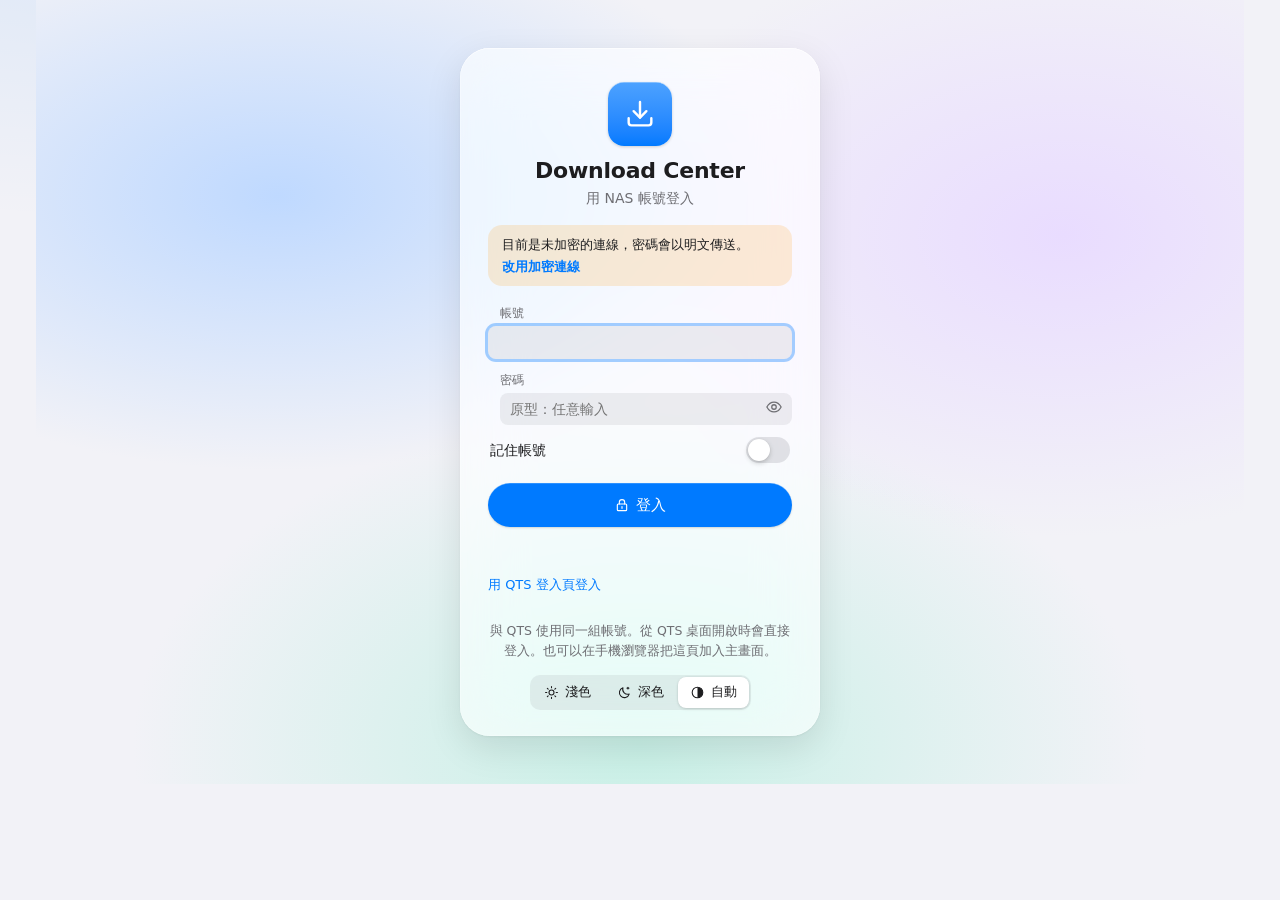
<file: docs/prototype/index.html>
<!doctype html>
<html lang="zh-Hant">
<meta charset="utf-8">
<meta name="viewport" content="width=device-width,initial-scale=1,viewport-fit=cover">
<meta name="theme-color" content="#F2F2F7" media="(prefers-color-scheme: light)">
<meta name="theme-color" content="#000000" media="(prefers-color-scheme: dark)">
<title>Download Center</title>
<style>
/* Layout: a Liquid Glass app window. A floating glass sidebar and toolbar sit over a grouped background; content lives in inset rounded groups; sheets and the inspector float above as glass. */
:root{
	--bg:#F2F2F7; --surface:#FFFFFF; --surface2:#F7F7FA; --label:#1D1D1F; --label2:#6E6E73; --label3:#AEAEB2;
	--sep:rgba(60,60,67,.16); --fill:rgba(120,120,128,.12); --fill2:rgba(120,120,128,.2); --seg-on:#FFFFFF;
	--accent:#007AFF; --on-accent:#FFFFFF;
	--wait:#8E8E93; --hold:#FF9500; --seed:#00A6B4; --done:#34C759; --work:#AF52DE; --fault:#FF3B30;
	--glass-a:.66; --glass-rgb:255,255,255; --glass-edge:rgba(255,255,255,.8); --glass-shadow:0 12px 36px rgba(0,0,0,.10),0 1px 3px rgba(0,0,0,.06);
	--scrim:rgba(0,0,0,.16); --desk:#D7DDE6; --chrome:#F6F6F8;
	--w1:#BFD9FF; --w2:#E9DCFF; --w3:#C8F0E6;
	--f:-apple-system,BlinkMacSystemFont,"SF Pro Text","PingFang TC","Noto Sans TC","Microsoft JhengHei",system-ui,sans-serif;
	--f-display:-apple-system,BlinkMacSystemFont,"SF Pro Display","PingFang TC","Noto Sans TC","Microsoft JhengHei",system-ui,sans-serif;
	--f-round:ui-rounded,"SF Pro Rounded",-apple-system,BlinkMacSystemFont,"PingFang TC","Noto Sans TC",system-ui,sans-serif;
	--f-mono:ui-monospace,"SF Mono",Menlo,Consolas,monospace;
}
@media (prefers-color-scheme: dark){:root:not([data-theme="light"]){
	--bg:#000000; --surface:#1C1C1E; --surface2:#2C2C2E; --label:#F5F5F7; --label2:#98989F; --label3:#636366;
	--sep:rgba(84,84,88,.55); --fill:rgba(120,120,128,.24); --fill2:rgba(120,120,128,.36); --seg-on:#636366;
	--accent:#0A84FF; --on-accent:#FFFFFF;
	--wait:#8E8E93; --hold:#FF9F0A; --seed:#40C8E0; --done:#30D158; --work:#BF5AF2; --fault:#FF453A;
	--glass-rgb:30,30,32; --glass-edge:rgba(255,255,255,.14); --glass-shadow:0 14px 44px rgba(0,0,0,.55),0 1px 3px rgba(0,0,0,.4);
	--scrim:rgba(0,0,0,.45); --desk:#15171B; --chrome:#2A2A2C;
	--w1:#1D2B52; --w2:#331F4F; --w3:#0F3A35; color-scheme:dark;
}}
:root[data-theme="dark"]{
	--bg:#000000; --surface:#1C1C1E; --surface2:#2C2C2E; --label:#F5F5F7; --label2:#98989F; --label3:#636366;
	--sep:rgba(84,84,88,.55); --fill:rgba(120,120,128,.24); --fill2:rgba(120,120,128,.36); --seg-on:#636366;
	--accent:#0A84FF; --on-accent:#FFFFFF;
	--wait:#8E8E93; --hold:#FF9F0A; --seed:#40C8E0; --done:#30D158; --work:#BF5AF2; --fault:#FF453A;
	--glass-rgb:30,30,32; --glass-edge:rgba(255,255,255,.14); --glass-shadow:0 14px 44px rgba(0,0,0,.55),0 1px 3px rgba(0,0,0,.4);
	--scrim:rgba(0,0,0,.45); --desk:#15171B; --chrome:#2A2A2C;
	--w1:#1D2B52; --w2:#331F4F; --w3:#0F3A35; color-scheme:dark;
}
/* Reduce Transparency, or no backdrop support: glass turns into a solid material */
@media (prefers-reduced-transparency: reduce){ :root{ --glass-a:.97!important; } }
@supports not ((backdrop-filter:blur(1px)) or (-webkit-backdrop-filter:blur(1px))){ :root{ --glass-a:.97!important; } }
*{box-sizing:border-box}
[hidden]{display:none!important}
html,body{height:100%}
html{-webkit-text-size-adjust:100%;text-size-adjust:100%;-webkit-tap-highlight-color:transparent}
body{container-type:inline-size;margin:0;color:var(--label);font:14px/1.5 var(--f);-webkit-font-smoothing:antialiased;
	background:radial-gradient(1100px 420px at 12% -8%,color-mix(in srgb,var(--accent) 9%,transparent),transparent 70%),var(--bg);background-attachment:fixed}
button,input,select,textarea{font:inherit;color:inherit}
button{cursor:pointer}
:focus-visible{outline:3px solid color-mix(in srgb,var(--accent) 50%,transparent);outline-offset:1px}
.num{font-variant-numeric:tabular-nums}
.app{padding-inline:16px;padding-block:0 40px;max-width:1240px;margin:0 auto;min-height:100%}

.st-down,.st-all{--sc:var(--accent)} .st-wait{--sc:var(--wait)} .st-pause{--sc:var(--hold)} .st-seed{--sc:var(--seed)}
.st-done{--sc:var(--done)} .st-check,.st-move{--sc:var(--work)} .st-error{--sc:var(--fault)}

/* ---------- symbols: SF-style line glyphs; motion means state or answers an action ---------- */
.ic{display:inline-flex;width:18px;height:18px;flex:none}
.ic svg{width:100%;height:100%;fill:none;stroke:currentColor;stroke-width:1.7;stroke-linecap:round;stroke-linejoin:round;overflow:visible}
.ic svg *{transform-box:view-box}
.ic .dot,.ic .a-p{fill:currentColor;stroke:none}
.ic .a-p{opacity:0}
.ic .a-ring{stroke-width:1;opacity:0}

.a-drop{animation:dl-drop 1.2s cubic-bezier(.5,0,.75,.6) infinite}
.a-tray{transform-origin:12px 19px;animation:dl-tray 1.2s ease-out infinite}
.a-hand{transform-origin:12px 12px;animation:spin 3s linear infinite}
.a-hand2{transform-origin:12px 12px;animation:spin 36s linear infinite}
.a-l{animation:settle-l .6s cubic-bezier(.3,1.6,.5,1) both}
.a-r{animation:settle-r .6s cubic-bezier(.3,1.6,.5,1) both}
.a-ring{transform-origin:12px 10px;animation:ripple 2.6s ease-out infinite}
.a-ring2{animation-delay:1.3s}
.a-leaf{transform-origin:12px 15.5px;animation:sway 3.2s ease-in-out infinite}
.a-tick{stroke-dasharray:14;animation:draw14 .6s .1s ease-out both}
.a-lens{animation:sweep 1.8s ease-in-out infinite}
.a-cells{stroke-dasharray:3 2;animation:dash 1s linear infinite}
.a-slide{animation:slide-in 1.5s ease-in-out infinite}
.a-shake{transform-origin:12px 20px;animation:shake .6s ease both}

.a-rot{transform-origin:12px 12px}
:is(.ib:hover,.ib:focus-visible,.play) .a-rot{animation:rot90 .45s cubic-bezier(.3,1.6,.5,1)}
:is(.ib:hover,.ib:focus-visible,.play) .a-l1{animation:link-a .5s cubic-bezier(.3,1.6,.5,1)}
:is(.ib:hover,.ib:focus-visible,.play) .a-l2{animation:link-b .5s cubic-bezier(.3,1.6,.5,1)}
.a-mag{transform-origin:12px 13px}
:is(.ib:hover,.ib:focus-visible,.play) .a-mag{animation:wiggle .7s ease}
:is(.ib:hover,.ib:focus-visible,.play) .a-p{animation:pull .7s ease-in both}
:is(.ib:hover,.ib:focus-visible,.play) .a-p2{animation-delay:.12s}
:is(.ib:hover,.ib:focus-visible,.play) .a-p3{animation-delay:.24s}
.a-fold{transform-origin:16px 6px}
:is(.ib:hover,.ib:focus-visible,.play) .a-fold{animation:fold .6s ease}
:is(.ib:hover,.ib:focus-visible,.play) .a-bits{animation:hop .6s .1s ease}
:is(.ib:hover,.ib:focus-visible,.play) .a-nudge{animation:nudge .45s ease}
.a-squash{transform-origin:12px 12px}
:is(.ib:hover,.ib:focus-visible,.play) .a-squash{animation:squash .45s ease}
.a-lid{transform-origin:4px 7px;transition:transform .3s cubic-bezier(.3,1.6,.5,1)}
:is(.ib:hover,.ib:focus-visible) .a-lid{transform:rotate(-20deg) translateY(-1px)}
:is(.ib:hover,.ib:focus-visible,.play) .a-up{animation:bounce-up .5s ease}
:is(.ib:hover,.ib:focus-visible,.play) .a-dn{animation:bounce-dn .5s ease}
.a-flap{transform-origin:12px 20px;transition:transform .3s cubic-bezier(.3,1.6,.5,1)}
:is(.ib:hover,.ib:focus-visible) .a-flap{transform:scaleY(.8) skewX(-10deg)}
.a-page{transform-origin:12px 13px}
:is(.ib:hover,.ib:focus-visible,.play) .a-page{animation:flip .5s ease}
.a-needle{transform-origin:12px 16.5px}
:is(.ib:hover,.ib:focus-visible,.play) .a-needle{animation:needle .8s cubic-bezier(.3,1.5,.5,1)}
.a-key{transform-origin:8px 15.5px}
:is(.ib:hover,.ib:focus-visible,.play) .a-key{animation:keyturn .6s ease}
.a-gear{transform-origin:12px 12px;transition:transform .6s cubic-bezier(.3,1.4,.5,1)}
:is(.ib:hover,.ib:focus-visible) .a-gear{transform:rotate(60deg)}
.a-c1,.a-c2,.a-c3{stroke-dasharray:7}
:is(.ib:hover,.ib:focus-visible,.play) .a-c1{animation:draw7 .35s ease both}
:is(.ib:hover,.ib:focus-visible,.play) .a-c2{animation:draw7 .35s .12s ease both}
:is(.ib:hover,.ib:focus-visible,.play) .a-c3{animation:draw7 .35s .24s ease both}
:is(.ib:hover,.ib:focus-visible,.play) .a-d1{animation:dotup .5s ease}
:is(.ib:hover,.ib:focus-visible,.play) .a-d2{animation:dotup .5s .08s ease}
:is(.ib:hover,.ib:focus-visible,.play) .a-d3{animation:dotup .5s .16s ease}
:is(.ib:hover,.ib:focus-visible,.play) .a-nod{animation:nod .5s ease}
.a-spin1{transform-origin:12px 12px}
:is(.ib:hover,.ib:focus-visible,.play) .a-spin1{animation:spin .6s ease}
.a-q{transform-box:fill-box!important;transform-origin:center}
:is(.ib:hover,.ib:focus-visible,.play) .a-q{animation:qpop .4s ease}
:is(.ib:hover,.ib:focus-visible,.play) .a-q2{animation-delay:.07s}
:is(.ib:hover,.ib:focus-visible,.play) .a-q3{animation-delay:.14s}
:is(.ib:hover,.ib:focus-visible,.play) .a-q4{animation-delay:.21s}
:is(.ib:hover,.ib:focus-visible,.play) .a-s2{animation:layer1 .5s ease}
:is(.ib:hover,.ib:focus-visible,.play) .a-s3{animation:layer2 .5s ease}
.a-bell{transform-origin:12px 4px}
:is(.ib:hover,.ib:focus-visible,.play) .a-bell{animation:ring .8s ease}
:is(.ib:hover,.ib:focus-visible,.play) .a-clap{animation:clap .8s ease}
:is(.ib:hover,.ib:focus-visible,.play) .a-plug{animation:plugin .55s ease}
.a-ticket{transform-origin:12px 12px}
:is(.ib:hover,.ib:focus-visible,.play) .a-ticket{animation:tilt .55s cubic-bezier(.3,1.6,.5,1)}
:is(.ib:hover,.ib:focus-visible,.play) .a-front{animation:copyshift .45s ease}
.a-shackle{transform-origin:16px 10px}
:is(.ib:hover,.ib:focus-visible,.play) .a-shackle{animation:unlock .6s ease}
.a-rays{transform-origin:12px 12px}
:is(.ib:hover,.ib:focus-visible,.play) .a-rays{animation:rays .6s cubic-bezier(.3,1.4,.5,1)}
.a-moon{transform-origin:12px 12px}
:is(.ib:hover,.ib:focus-visible,.play) .a-moon{animation:moontilt .6s ease}
.a-star{transform-box:fill-box!important;transform-origin:center}
:is(.ib:hover,.ib:focus-visible,.play) .a-star{animation:twinkle .6s ease}
.a-half{transform-origin:12px 12px}
:is(.ib:hover,.ib:focus-visible,.play) .a-half{animation:half .6s cubic-bezier(.3,1.3,.5,1)}
:is(.ib:hover,.ib:focus-visible,.play) .a-pop{animation:popout .5s ease}
.ib:not(:hover):not(:focus-visible) .still *,.mark *,.empty .ic *{animation:none!important}

@keyframes dl-drop{0%{transform:translateY(-6px);opacity:0}25%{opacity:1}75%{transform:translateY(1px);opacity:1}100%{transform:translateY(2px);opacity:0}}
@keyframes dl-tray{0%,68%{transform:none}80%{transform:scaleY(.82)}100%{transform:none}}
@keyframes spin{to{transform:rotate(360deg)}}
@keyframes settle-l{0%{transform:translateX(3px) scaleY(.3)}60%{transform:translateX(-1px) scaleY(1.08)}100%{transform:none}}
@keyframes settle-r{0%{transform:translateX(-3px) scaleY(.3)}60%{transform:translateX(1px) scaleY(1.08)}100%{transform:none}}
@keyframes ripple{0%{transform:scale(.5);opacity:.8}100%{transform:scale(2.6);opacity:0}}
@keyframes sway{0%,100%{transform:rotate(-6deg)}50%{transform:rotate(6deg)}}
@keyframes draw14{from{stroke-dashoffset:14}to{stroke-dashoffset:0}}
@keyframes draw7{from{stroke-dashoffset:7}to{stroke-dashoffset:0}}
@keyframes sweep{0%,100%{transform:translateX(-3px)}50%{transform:translateX(3.5px)}}
@keyframes dash{to{stroke-dashoffset:-10}}
@keyframes slide-in{0%{transform:translateX(-5px);opacity:0}30%{opacity:1}80%{transform:translateX(2px);opacity:1}100%{transform:translateX(3px);opacity:0}}
@keyframes shake{0%,100%{transform:none}20%{transform:rotate(-12deg)}40%{transform:rotate(10deg)}60%{transform:rotate(-6deg)}80%{transform:rotate(3deg)}}
@keyframes rot90{from{transform:rotate(0)}to{transform:rotate(90deg)}}
@keyframes link-a{0%{transform:translate(2.5px,-2.5px)}60%{transform:translate(-.6px,.6px)}100%{transform:none}}
@keyframes link-b{0%{transform:translate(-2.5px,2.5px)}60%{transform:translate(.6px,-.6px)}100%{transform:none}}
@keyframes wiggle{0%,100%{transform:none}25%{transform:rotate(-10deg)}50%{transform:rotate(8deg)}75%{transform:rotate(-4deg)}}
@keyframes pull{0%{transform:translateY(-2px);opacity:0}30%{opacity:1}100%{transform:translateY(5px);opacity:0}}
@keyframes fold{0%,100%{transform:none}45%{transform:rotate(-28deg) translate(-1px,1px)}}
@keyframes hop{0%,100%{transform:none}45%{transform:translateY(-1.5px)}}
@keyframes nudge{0%,100%{transform:none}40%{transform:translateX(3px)}70%{transform:translateX(-1px)}}
@keyframes squash{0%,100%{transform:none}40%{transform:scaleY(.55)}75%{transform:scaleY(1.1)}}
@keyframes bounce-up{0%,100%{transform:none}35%{transform:translateY(-3px)}65%{transform:translateY(1px)}}
@keyframes bounce-dn{0%,100%{transform:none}35%{transform:translateY(3px)}65%{transform:translateY(-1px)}}
@keyframes flip{0%,100%{transform:none}45%{transform:scaleY(0)}}
@keyframes needle{0%{transform:rotate(-75deg)}55%{transform:rotate(28deg)}100%{transform:none}}
@keyframes keyturn{0%,100%{transform:none}50%{transform:rotate(-38deg)}}
@keyframes dotup{0%,100%{transform:none}40%{transform:translateY(-3px)}}
@keyframes nod{0%,100%{transform:none}40%{transform:translateY(1.4px)}}
@keyframes qpop{0%,100%{transform:none}45%{transform:scale(.6)}}
@keyframes layer1{0%,100%{transform:none}45%{transform:translateY(1.5px)}}
@keyframes layer2{0%,100%{transform:none}45%{transform:translateY(3px)}}
@keyframes ring{0%,100%{transform:none}15%{transform:rotate(14deg)}35%{transform:rotate(-12deg)}55%{transform:rotate(8deg)}75%{transform:rotate(-4deg)}}
@keyframes clap{0%,100%{transform:none}20%{transform:translateX(-2px)}45%{transform:translateX(2px)}70%{transform:translateX(-1px)}}
@keyframes plugin{0%,100%{transform:none}45%{transform:translateY(-3px)}70%{transform:translateY(.5px)}}
@keyframes tilt{0%,100%{transform:none}45%{transform:rotate(-10deg) scale(1.06)}}
@keyframes copyshift{0%,100%{transform:none}45%{transform:translate(-1.5px,1.5px)}}
@keyframes unlock{0%,100%{transform:none}45%{transform:translateY(-2.5px) rotate(-14deg)}}
@keyframes rays{from{transform:rotate(0)}to{transform:rotate(45deg)}}
@keyframes moontilt{0%,100%{transform:none}45%{transform:rotate(-16deg)}}
@keyframes twinkle{0%,100%{transform:none;opacity:1}40%{transform:scale(.3);opacity:.2}}
@keyframes half{from{transform:rotate(0)}to{transform:rotate(180deg)}}
@keyframes popout{0%,100%{transform:none}45%{transform:translate(2px,-2px)}}
@keyframes cell{0%{transform:scaleY(2.4)}100%{transform:none}}
@keyframes arrive{0%{transform:translateY(-14px);opacity:0}60%{transform:translateY(2px);opacity:1}100%{transform:none}}
@keyframes rise{from{transform:translateY(8px);opacity:0}to{transform:none;opacity:1}}
@keyframes sheetup{from{transform:translateY(100%)}}
@keyframes fade{from{opacity:0}}

/* ---------- Liquid Glass material ---------- */
.top,.nav,.add,.modal,.drawer,.toast,.drop,.lbox,.bulk,.tabcap{
	background:rgba(var(--glass-rgb),var(--glass-a));
	-webkit-backdrop-filter:blur(30px) saturate(180%);backdrop-filter:blur(30px) saturate(180%);
	box-shadow:inset 0 .5px 0 var(--glass-edge),inset 0 0 0 .5px color-mix(in srgb,var(--glass-edge) 60%,transparent),var(--glass-shadow);
}

/* ---------- sign in ---------- */
.login{min-height:100%;display:grid;place-items:center;padding-block:48px;
	background:radial-gradient(60% 50% at 20% 25%,var(--w1),transparent 70%),radial-gradient(55% 55% at 85% 30%,var(--w2),transparent 70%),radial-gradient(60% 60% at 50% 95%,var(--w3),transparent 70%),var(--bg)}
.lbox{width:min(360px,100%);padding:34px 28px 26px;border-radius:30px;animation:rise .45s cubic-bezier(.2,1,.3,1);text-align:center}
.lbox .brand{flex-direction:column;gap:12px;font-size:22px;margin-bottom:4px}
.lbox .mark{width:64px;height:64px;border-radius:16px}
.lbox .mark .ic{width:34px;height:34px}
.lbox h1{font:400 14px/1.5 var(--f);color:var(--label2);margin:0 0 26px}
.lbox form{text-align:left}
.lfield{display:block;margin-bottom:12px}
.lfield span{display:block;font-size:12px;color:var(--label2);margin:0 0 4px 12px}
.lfield input{width:100%;font-size:16px;padding:11px 14px;border-radius:12px}
.lrem{display:flex;align-items:center;justify-content:space-between;gap:8px;font-size:13.5px;color:var(--label);margin:4px 2px 20px}
.lrem input{order:2}
.lbox .btn.pri{width:100%;padding:11px 14px;font-size:15px}
.lerr{min-height:22px;color:var(--fault);font-size:13px;margin-top:10px;text-align:center}
.lnote{margin-top:22px;font-size:12.5px;color:var(--label2);line-height:1.6;text-align:center}
.lnote .seg{margin-top:14px}
.lpw{position:relative;display:block}
.lpw input{padding-right:48px}
.leye.ib.sq{position:absolute;right:4px;top:50%;transform:translateY(-50%);width:40px;height:40px}
.lwarn{display:flex;flex-wrap:wrap;align-items:center;gap:2px 10px;margin:-10px 0 18px;padding:10px 14px;border-radius:14px;font-size:13px;text-align:left;color:var(--label);background:color-mix(in srgb,var(--hold) 16%,transparent)}
.lwarn .linkish{padding:0;min-height:0;font-weight:600}
.lalt{display:flex;justify-content:space-between;align-items:center;gap:10px;margin-top:6px;font-size:13px;color:var(--label2)}
.lopts{text-align:left;background:var(--surface);border-radius:16px;padding:0 0 0 14px}
.lopt{position:relative;display:grid;grid-template-columns:22px minmax(0,1fr) 16px;gap:12px;align-items:center;width:100%;min-height:60px;border:0;background:transparent;text-align:left;padding:10px 14px 10px 0;color:var(--label);font-size:15px}
.lopt + .lopt::before{content:"";position:absolute;top:0;left:34px;right:0;height:.5px;background:var(--sep)}
.lopt > .ic:first-child{color:var(--accent)}
.lopt b{display:block;font-weight:500}
.lopt small{display:block;color:var(--label2);font-size:12.5px}
.lopt .chev{width:16px;height:16px;color:var(--label3)}
.lopt[disabled]{opacity:.5}
.lq{margin:0 0 14px;font-weight:600;font-size:15px}
.lmsg{margin:0 0 18px;font-size:14px;color:var(--label)}
.lback .ic{width:16px;height:16px}
.lqts{display:block;margin:12px auto 0;font-size:13.5px}
.code{font:600 26px/1.2 var(--f-round)!important;letter-spacing:.4em;text-align:center}

/* ---------- toolbar ---------- */
.top{position:sticky;top:calc(env(safe-area-inset-top,0px) + 10px);z-index:20;margin-top:10px;display:flex;flex-wrap:wrap;align-items:center;gap:6px 18px;padding:8px 10px 8px 12px;border-radius:22px}
.brand{font:600 16px/1.2 var(--f-display);letter-spacing:-.01em;display:flex;align-items:center;gap:10px}
.mark{width:28px;height:28px;border-radius:8px;display:grid;place-items:center;color:#FFFFFF;
	background:linear-gradient(180deg,color-mix(in srgb,var(--accent) 70%,#FFFFFF),var(--accent));box-shadow:inset 0 .5px 0 rgba(255,255,255,.6),0 1px 3px rgba(0,0,0,.18)}
.mark .ic{width:17px;height:17px}
.top-end{margin-left:auto;display:flex;flex-wrap:wrap;align-items:center;gap:4px 14px;font-size:13px;color:var(--label2)}
.spd{font:600 15px/1 var(--f-round);color:var(--label);white-space:nowrap}
.spd small{font:500 11.5px var(--f);color:var(--label2);margin-left:3px}
.quiet{border:0;background:transparent;padding:6px 10px;border-radius:999px;color:var(--label2);font-size:13px;display:inline-flex;align-items:center;gap:6px;text-align:left}
.quiet:hover{background:var(--fill);color:var(--label)}
.quiet .ic{width:16px;height:16px}
.who{color:var(--label);font-weight:500}
.who .ic{width:26px;height:26px;padding:5px;border-radius:50%;color:#FFFFFF;background:linear-gradient(180deg,#B5B5BA,#8E8E93)}

/* ---------- window: floating glass sidebar + content ---------- */
.shell{display:grid;grid-template-columns:224px minmax(0,1fr);gap:22px;padding-top:16px}
.nav{display:flex;flex-direction:column;gap:2px;position:sticky;top:calc(env(safe-area-inset-top,0px) + 80px);align-self:start;padding:10px;border-radius:22px}
.nv{display:flex;align-items:center;gap:10px;width:100%;border:0;background:transparent;text-align:left;padding:7px 10px;border-radius:11px;color:var(--label);font-size:13.5px}
.nv .ic{width:18px;height:18px;color:var(--sc,var(--label2))}
.nv:hover{background:var(--fill)}
.nv.on{background:var(--fill2);font-weight:600}
.nv .cnt{margin-left:auto;font:500 12px var(--f-round);color:var(--label2)}
.nav .gap{height:1px;margin:8px 10px;background:var(--sep)}
main{min-width:0}

/* ---------- paste field ---------- */
.add{display:grid;grid-template-columns:34px minmax(0,1fr) auto auto;align-items:center;gap:6px;padding:7px 7px 7px 10px;border-radius:24px;transition:box-shadow .2s}
.add:focus-within{box-shadow:inset 0 .5px 0 var(--glass-edge),0 0 0 4px color-mix(in srgb,var(--accent) 28%,transparent),var(--glass-shadow)}
.kind{width:34px;height:34px;border-radius:50%;display:grid;place-items:center;color:var(--label3);background:var(--fill)}
.kind.k-url,.kind.k-mixed,.kind.k-page{color:var(--accent);background:color-mix(in srgb,var(--accent) 14%,transparent)}
/* Magnets in purple: red is kept for input that cannot be added */
.kind.k-magnet{color:var(--work);background:color-mix(in srgb,var(--work) 14%,transparent)}
.kind.k-bad{color:var(--fault);background:color-mix(in srgb,var(--fault) 14%,transparent)}
.kind.k-torrent{color:var(--seed);background:color-mix(in srgb,var(--seed) 16%,transparent)}
.kind .ic{width:19px;height:19px}
.addInput{border:0;outline:0;background:transparent;resize:none;min-height:34px;max-height:120px;padding:7px 2px;font:14px/1.45 var(--f-mono);width:100%}
.addInput::placeholder{font:15px/1.45 var(--f);color:var(--label3)}
.btn{display:inline-flex;align-items:center;justify-content:center;gap:6px;border:0;background:var(--fill);border-radius:999px;padding:7px 16px;font-size:14px;font-weight:500;white-space:nowrap;color:var(--label)}
.btn:hover{background:var(--fill2)}
.btn .ic{width:16px;height:16px}
.btn.pri{background:var(--accent);color:var(--on-accent);box-shadow:inset 0 .5px 0 rgba(255,255,255,.35),0 1px 2px rgba(0,0,0,.15)}
.btn.pri:hover{background:color-mix(in srgb,var(--accent) 88%,#000000)}
.btn.dan{color:var(--fault)}
.btn.dan.pri{background:var(--fault);color:#FFFFFF}
.btn[disabled]{opacity:.4;cursor:not-allowed}
.add .btn.pri{height:36px;padding-inline:20px}
.ib.sq{width:34px;height:34px;border:0;background:transparent;border-radius:50%;display:grid;place-items:center;color:var(--label2);padding:0}
.ib.sq:hover{background:var(--fill);color:var(--label)}
.ib.sq .ic{width:18px;height:18px}
.addHint{min-height:26px;padding:10px 6px 0;font-size:12.5px;color:var(--label2);display:flex;flex-wrap:wrap;gap:6px;align-items:center}
.addHint.bad{color:var(--fault)}
.addHint .ex{border:0;background:var(--fill);border-radius:999px;padding:3px 11px;color:var(--label);font-size:12.5px}
.addHint .ex:hover{background:var(--fill2)}
select,input[type=text],input[type=number],input[type=password]{border:0;background:var(--fill);border-radius:8px;padding:6px 10px;font-size:13.5px;max-width:100%;min-width:0;color:var(--label)}
select:focus,input[type=text]:focus,input[type=number]:focus,input[type=password]:focus{outline:0;box-shadow:0 0 0 3px color-mix(in srgb,var(--accent) 35%,transparent)}
input[type=number]{width:84px}
input[type=range]{accent-color:var(--accent)}

/* iOS switch for every on/off choice; round checks for selections */
.toggle input[type=checkbox],.lrem input[type=checkbox]{appearance:none;-webkit-appearance:none;width:44px;height:26px;border-radius:999px;background:var(--fill2);position:relative;flex:none;margin:0;cursor:pointer;transition:background .2s}
.toggle input[type=checkbox]::before,.lrem input[type=checkbox]::before{content:"";position:absolute;top:2px;left:2px;width:22px;height:22px;border-radius:50%;background:#FFFFFF;box-shadow:0 2px 5px rgba(0,0,0,.2),0 0 0 .5px rgba(0,0,0,.04);transition:transform .25s cubic-bezier(.3,1.4,.5,1)}
.toggle input[type=checkbox]:checked,.lrem input[type=checkbox]:checked{background:var(--done)}
.toggle input[type=checkbox]:checked::before,.lrem input[type=checkbox]:checked::before{transform:translateX(18px)}
.toggle input[type=checkbox]:disabled{opacity:.4;cursor:not-allowed}
.row input[type=checkbox],.item input[type=checkbox],.inline .toggle input[type=checkbox]{appearance:none;-webkit-appearance:none;width:20px;height:20px;border-radius:50%;border:1.5px solid var(--label3);background:transparent;margin:0;flex:none;cursor:pointer;position:static}
.row input[type=checkbox]::before,.item input[type=checkbox]::before,.inline .toggle input[type=checkbox]::before{content:none}
.row input[type=checkbox]:checked,.item input[type=checkbox]:checked,.inline .toggle input[type=checkbox]:checked{border-color:var(--accent);background:var(--accent) url("data:image/svg+xml,%3Csvg xmlns='http://www.w3.org/2000/svg' viewBox='0 0 20 20'%3E%3Cpath d='M5.5 10.5l3 3 6-6.5' fill='none' stroke='%23fff' stroke-width='2.2' stroke-linecap='round' stroke-linejoin='round'/%3E%3C/svg%3E") center/16px no-repeat}
.item input[type=checkbox]:disabled{opacity:.35}

/* ---------- list ---------- */
.lhead{display:flex;align-items:baseline;gap:10px;margin:30px 4px 10px;min-height:38px;flex-wrap:wrap}
.lhead h1{font:700 28px/1.15 var(--f-display);letter-spacing:-.02em;margin:0}
.lhead .sub{color:var(--label2);font-size:13px}
.sorter{margin-left:auto;align-self:center;display:flex;align-items:center;gap:6px;font-size:13px;color:var(--label2)}
.sorter select{font-size:13px;padding:5px 10px}
.sorter .ib.sq{width:30px;height:30px;background:var(--fill)}
.bulk{display:flex;align-items:center;gap:2px;flex-wrap:wrap;width:100%;padding:5px 6px 5px 16px;border-radius:999px;animation:rise .25s cubic-bezier(.2,1,.3,1)}
.bulk b{margin-right:auto;font:600 14px var(--f)}
.list{background:var(--surface);border-radius:16px;overflow:hidden}
.row{position:relative;display:grid;grid-template-columns:20px 34px minmax(0,1fr) auto;gap:2px 12px;align-items:center;padding:12px 14px;cursor:pointer;transition:background .15s}
.row:not(:last-child)::after{content:"";position:absolute;left:78px;right:0;bottom:0;height:.5px;background:var(--sep)}
.row:hover{background:color-mix(in srgb,var(--label) 3%,transparent)}
.row.sel{background:color-mix(in srgb,var(--accent) 10%,transparent)}
.row.arrive{animation:arrive .55s cubic-bezier(.3,1.4,.5,1)}
.row input[type=checkbox]{opacity:0;transition:opacity .15s}
.row:hover input[type=checkbox],.row:focus-within input[type=checkbox],.selecting .row input[type=checkbox],.row input[type=checkbox]:checked{opacity:1}
.sicon{color:var(--sc);display:grid;place-items:center;width:34px;height:34px;border-radius:50%;background:color-mix(in srgb,var(--sc) 15%,transparent)}
.sicon .ic{width:19px;height:19px}
.rmain{min-width:0}
.rname{display:flex;align-items:baseline;gap:8px;min-width:0}
.rname b{font-weight:600;font-size:14.5px;white-space:nowrap;overflow:hidden;text-overflow:ellipsis;min-width:0}
.owner{flex:none;font-size:11.5px;color:var(--label2);background:var(--fill);border-radius:999px;padding:0 8px}
.bar{margin-top:8px}
.pieces{display:grid;grid-template-columns:repeat(48,minmax(0,1fr));gap:1.5px;height:5px}
.pieces i{background:var(--fill2);border-radius:2px}
.pieces i.on{background:var(--sc)}
.pieces i.new{animation:cell .6s ease-out}
.flow{height:5px;background:var(--fill2);border-radius:999px;overflow:hidden}
.flow i{display:block;height:100%;background:var(--sc);border-radius:999px;transition:width .9s linear}
.meta{display:flex;flex-wrap:wrap;gap:0 14px;margin-top:6px;font-size:12px;color:var(--label2)}
.meta .em{color:var(--label);font-weight:600}
.meta .err{color:var(--fault)}
.ract{display:flex;align-items:center;opacity:0;transition:opacity .15s}
.row:hover .ract,.row:focus-within .ract{opacity:1}
.empty{padding:60px 20px;text-align:center;color:var(--label2)}
.empty .ic{width:40px;height:40px;color:var(--label3);margin-bottom:10px}
.empty b{display:block;color:var(--label);font:600 17px/1.5 var(--f-display);margin-bottom:4px}
.foot{margin:40px 4px 0;font-size:12px;color:var(--label3);display:flex;gap:16px;flex-wrap:wrap}
.foot button{border:0;background:transparent;padding:0;color:var(--accent);font-size:12px}
.foot button:hover{text-decoration:underline}

/* ---------- sheet, inspector, banner ---------- */
.scrim{position:fixed;inset:0;background:var(--scrim);z-index:40;animation:fade .2s ease}
.modal{position:fixed;inset:0;margin:auto;height:fit-content;width:min(520px,calc(100% - 32px));max-height:calc(100% - 48px);z-index:41;border-radius:28px;display:flex;flex-direction:column;overflow:hidden;
	background:rgba(var(--glass-rgb),max(var(--glass-a),.86));animation:sheetin .35s cubic-bezier(.2,1,.3,1)}
@keyframes sheetin{from{transform:scale(.94);opacity:0}}
.mhead{flex:none;padding:24px 24px 0}
.grab{display:none}
.mbody{flex:0 1 auto;min-height:0;overflow:auto;overscroll-behavior:contain;padding:0 24px 4px}
.modal h2{margin:0 0 2px;font:700 19px/1.35 var(--f-display);letter-spacing:-.01em;display:flex;align-items:center;gap:10px;overflow-wrap:anywhere;min-width:0}
.modal h2 .ic{width:22px;height:22px;color:var(--accent)}
.modal .lead{margin:0 0 16px;color:var(--label2);font-size:13.5px}
.acts{display:flex;gap:10px;justify-content:flex-end;flex-wrap:wrap;margin-top:20px}
.modal .acts{flex:none;margin:0;padding:16px 24px 20px}
.acts .btn{min-width:88px}
.items{background:var(--surface);border-radius:14px;padding:0 14px;margin-bottom:12px}
.item{display:grid;grid-template-columns:22px minmax(0,1fr) auto;gap:10px;align-items:center;padding:10px 0;font-size:13.5px}
.item + .item{border-top:.5px solid var(--sep)}
.item span{overflow-wrap:anywhere}
.item em{font-style:normal;color:var(--label2);font-size:12px}
.item em.dup{color:var(--hold)}
.item .ic{width:17px;height:17px;color:var(--label2)}
.files{max-height:230px;overflow:auto}
.tools{display:flex;flex-wrap:wrap;gap:6px;margin:0 0 10px}
.tools button{border:0;background:var(--fill);border-radius:999px;padding:3px 11px;color:var(--label);font-size:12.5px}
.tools button:hover{background:var(--fill2)}
.loading{display:flex;align-items:center;gap:10px;color:var(--label2);padding:22px 4px;--sc:var(--work)}
.loading .ic{color:var(--work)}
.opts{display:grid;grid-template-columns:auto minmax(0,1fr);gap:10px 16px;align-items:center;font-size:13.5px;margin-top:8px}
.opts > label,.opts > .unit{color:var(--label2)}
.sum{font-size:12.5px;color:var(--label2);margin:2px 4px 10px}
.pre{white-space:pre-line}
.pv{aspect-ratio:16/9;max-width:100%;background:#000000;color:#FFFFFF;display:grid;place-items:center;position:relative;margin-bottom:10px;border-radius:14px;overflow:hidden}
.pvplay{width:58px;height:58px;border-radius:50%;border:0;background:rgba(255,255,255,.18);-webkit-backdrop-filter:blur(12px);backdrop-filter:blur(12px);color:inherit;display:grid;place-items:center;padding:0}
.pvplay .ic{width:24px;height:24px}
.pvnote{position:absolute;left:14px;right:14px;bottom:10px;font:12px/1.4 var(--f-mono);opacity:.75;overflow:hidden;text-overflow:ellipsis;white-space:nowrap}
.pvbar{position:relative;height:5px;background:var(--fill2);border-radius:999px;overflow:hidden;margin-bottom:6px}
.pvbar b,.pvbar i{position:absolute;top:0;bottom:0;left:0;border-radius:999px}
.pvbar b{background:color-mix(in srgb,var(--accent) 35%,transparent)}
.pvbar i{background:var(--accent);z-index:1}
.drawer{position:fixed;top:10px;right:10px;bottom:10px;width:min(420px,calc(100% - 20px));z-index:41;display:flex;flex-direction:column;border-radius:26px;overflow:hidden;
	background:rgba(var(--glass-rgb),max(var(--glass-a),.84));animation:slide .35s cubic-bezier(.2,1,.3,1)}
@keyframes slide{from{transform:translateX(calc(100% + 20px))}}
.dr-head{display:grid;grid-template-columns:34px minmax(0,1fr) auto;gap:12px;align-items:start;padding:20px 12px 14px 18px}
.dr-head b{display:block;font:700 17px/1.35 var(--f-display);overflow-wrap:anywhere}
.dr-head small{color:var(--label2);font-size:12.5px}
.tabs{display:flex;gap:2px;background:var(--fill);border-radius:10px;padding:2px;margin:0 18px;overflow-x:auto;scrollbar-width:none}
.tab{flex:1 0 auto;border:0;background:transparent;padding:5px 12px;font-size:13px;font-weight:500;color:var(--label);border-radius:8px;white-space:nowrap}
.tab.on{background:var(--seg-on);box-shadow:0 1px 3px rgba(0,0,0,.14),0 0 0 .5px rgba(0,0,0,.04)}
.dr-body{padding:16px 18px;overflow:auto;flex:1}
.kv{display:grid;grid-template-columns:auto minmax(0,1fr);gap:9px 16px;font-size:13.5px;margin:0;background:var(--surface);border-radius:14px;padding:14px}
.kv dt{color:var(--label2)}
.kv dd{margin:0;overflow-wrap:anywhere}
.mono{font-family:var(--f-mono);font-size:12.5px}
.dr-foot{display:flex;gap:10px;flex-wrap:wrap;padding:12px 18px 16px}
.log{list-style:none;margin:0;padding:0 14px;font-size:13px;background:var(--surface);border-radius:14px}
.log li{display:grid;grid-template-columns:52px minmax(0,1fr);gap:10px;padding:9px 0}
.log li + li{border-top:.5px solid var(--sep)}
.log time{color:var(--label2)}
.toast{position:fixed;left:16px;right:16px;margin:0 auto;width:fit-content;max-width:calc(100% - 32px);bottom:calc(22px + env(safe-area-inset-bottom,0px));padding:11px 12px 11px 20px;display:flex;gap:14px;align-items:center;z-index:60;font-size:14px;font-weight:500;border-radius:999px;animation:toastin .4s cubic-bezier(.3,1.4,.5,1)}
@keyframes toastin{from{transform:translateY(24px) scale(.9);opacity:0}}
.toast button{border:0;background:var(--fill);color:var(--accent);padding:4px 12px;border-radius:999px;font-weight:600}
.drop{position:fixed;inset:14px;border-radius:30px;outline:2px dashed var(--seed);outline-offset:-10px;z-index:70;display:grid;place-items:center;text-align:center;color:var(--seed);font:600 19px/1.5 var(--f-display);pointer-events:none}
.drop .ic{width:56px;height:56px;margin-bottom:10px}

/* ---------- segmented control (appearance) ---------- */
.seg{display:inline-flex;background:var(--fill);border-radius:10px;padding:2px;gap:2px}
.seg button{border:0;background:transparent;padding:5px 12px;display:inline-flex;gap:6px;align-items:center;color:var(--label);font-size:13px;font-weight:500;border-radius:8px}
.seg button .ic{width:15px;height:15px}
.seg button[aria-pressed="true"]{background:var(--seg-on);box-shadow:0 1px 3px rgba(0,0,0,.14),0 0 0 .5px rgba(0,0,0,.04)}
.glassrow{display:flex;align-items:center;gap:10px;font-size:12px;color:var(--label2)}
.glassrow input{flex:1;min-width:120px}

/* ---------- inside the QTS desktop: the window title already names the app ---------- */
.embedded .app{max-width:none;padding-inline:12px}
.embedded .brand{display:none}
.embedded .top{top:8px;margin-top:8px}
.embedded .top-end{margin-left:0;width:100%}
.embedded .who{margin-left:auto}
.embedded .shell{padding-top:12px}
.embedded .nav{top:calc(env(safe-area-inset-top,0px) + 70px)}
.desk{position:fixed;inset:0;z-index:5;background:var(--desk);display:grid;place-items:center;padding:16px}
.qwin{width:min(1100px,100%);height:min(720px,100%);display:flex;flex-direction:column;background:var(--bg);box-shadow:0 24px 70px rgba(0,0,0,.3);border-radius:12px;overflow:hidden;transition:width .3s ease}
.qwin.narrow{width:min(620px,100%)}
.qwin.phone{width:min(390px,100%);height:min(780px,100%)}
.qwin-bar{display:flex;align-items:center;gap:8px;height:38px;padding:0 4px 0 12px;background:var(--chrome);color:var(--label);font-size:13px;border-bottom:.5px solid var(--sep);flex:none}
.qwin-bar .mark{width:20px;height:20px;border-radius:6px}
.qwin-bar .mark .ic{width:13px;height:13px}
.qwin-btns{margin-left:auto;display:flex}
.qwin-btns .ib.sq{width:30px;height:30px}
.qwin-body{position:relative;flex:1;min-height:0;transform:translateZ(0);overflow:hidden;container-type:inline-size;
	background:radial-gradient(900px 360px at 12% -8%,color-mix(in srgb,var(--accent) 9%,transparent),transparent 70%),var(--bg)}
.qwin-scroll{height:100%;overflow:auto}

/* ---------- settings: grouped lists with colored symbol tiles ---------- */
.set .tabs{margin:0 0 4px;display:flex;width:fit-content;max-width:100%}
.sec{margin:22px 0 0}
.sec h3{margin:0 0 8px 4px;font:600 15px/1.4 var(--f-display);display:flex;align-items:center;gap:10px}
.sec h3 .ic{width:26px;height:26px;padding:5px;border-radius:7px;color:#FFFFFF;background:#007AFF}
.set > div > .sec:nth-child(7n+2) h3 .ic{background:#FF9500}
.set > div > .sec:nth-child(7n+3) h3 .ic{background:#34C759}
.set > div > .sec:nth-child(7n+4) h3 .ic{background:#AF52DE}
.set > div > .sec:nth-child(7n+5) h3 .ic{background:#00A6B4}
.set > div > .sec:nth-child(7n+6) h3 .ic{background:#FF3B30}
.set > div > .sec:nth-child(7n+7) h3 .ic{background:#8E8E93}
.sec > p{margin:0 4px 8px;color:var(--label2);font-size:13px;max-width:70ch}
.group{background:var(--surface);border-radius:14px;padding:0 16px}
.group > * + *{border-top:.5px solid var(--sep)}
.group:empty{display:none}
.form .group{background:var(--surface2)}
.field{display:flex;justify-content:space-between;align-items:center;flex-wrap:wrap;gap:6px 16px;padding:10px 0;min-height:46px;font-size:14px}
.field > span:first-child{flex:1 1 180px;min-width:0}
.field small{display:block;color:var(--label2);font-size:12px;line-height:1.45}
.inline{display:flex;flex-wrap:wrap;align-items:center;justify-content:flex-end;gap:6px 10px;min-width:0}
.unit{color:var(--label2);font-size:13px}
.toggle{display:flex;align-items:center;justify-content:space-between;gap:14px;padding:10px 0;min-height:46px;font-size:14px}
.toggle input[type=checkbox]{order:2}
.toggle small{display:block;color:var(--label2);font-size:12px}
.inline .toggle{min-height:0;padding:4px 10px 4px 4px;gap:6px;justify-content:flex-start;background:var(--fill);border-radius:999px}
.inline .toggle input[type=checkbox]{order:0;width:18px;height:18px}
.note{font-size:12.5px;color:var(--label2);padding:10px 0;margin:0;max-width:70ch}
.note.warn{color:var(--hold)}
.savebar{display:flex;justify-content:flex-end;gap:10px;margin-top:16px;flex-wrap:wrap}
.group .savebar{margin:0;padding:12px 0}
.lrow{display:grid;grid-template-columns:30px minmax(0,1fr) auto;gap:4px 12px;align-items:center;padding:11px 0;font-size:14px}
.lrow + .lrow{border-top:.5px solid var(--sep)}
.lrow > .ic{width:30px;height:30px;padding:6px;border-radius:8px;color:#FFFFFF;background:linear-gradient(180deg,color-mix(in srgb,var(--accent) 75%,#FFFFFF),var(--accent))}
.lrow b{font-weight:600;overflow-wrap:anywhere}
.lrow small{display:block;color:var(--label2);font-size:12px}
.lrow .toggle{padding:6px 0 0;min-height:0}
.acts2{display:flex;gap:0;align-items:center}
.pills{display:flex;flex-wrap:wrap;gap:4px 6px;margin:4px 0}
.pills span{font-size:11.5px;color:var(--label);background:var(--fill);border-radius:999px;padding:1px 9px}
.pills span.warn{color:var(--fault);background:color-mix(in srgb,var(--fault) 14%,transparent)}
.linkish{border:0;background:transparent;color:var(--accent);padding:4px 0;font-size:13px;display:inline-flex;align-items:center;gap:5px}
.linkish .ic{width:16px;height:16px}
.form{margin:12px 0;animation:rise .25s cubic-bezier(.2,1,.3,1)}
.form .sec{margin-top:4px}
.scopes{display:grid;grid-template-columns:repeat(auto-fill,minmax(230px,1fr));gap:0 22px}
.secret{display:flex;gap:10px;align-items:center;flex-wrap:wrap;background:var(--surface);border-radius:14px;padding:12px 14px;margin:6px 0 8px}
.secret code{font-family:var(--f-mono);font-size:12.5px;overflow-wrap:anywhere;flex:1;min-width:0}
.code6{font:700 28px/1.3 var(--f-round);letter-spacing:.06em;margin:10px 0 2px;overflow-wrap:anywhere}
.svcs{display:grid;grid-template-columns:repeat(auto-fill,minmax(150px,1fr));gap:8px;padding:12px 0}
.svc{display:flex;gap:10px;align-items:center;text-align:left;border:0;background:var(--fill);border-radius:12px;padding:10px 12px;font-size:13.5px;min-width:0;color:var(--label)}
.svc:hover{background:var(--fill2)}
.svc.on{box-shadow:0 0 0 2px var(--accent)}
.svc small{display:block;color:var(--label2);font-size:11.5px}
.svc .ic{color:var(--accent)}
.brushes{display:flex;gap:6px;flex-wrap:wrap;margin:12px 0}
.brush{display:inline-flex;align-items:center;gap:7px;border:0;background:var(--fill);border-radius:999px;padding:4px 12px 4px 8px;font-size:13px;color:var(--label)}
.brush i{width:12px;height:12px;border-radius:4px}
.brush.on{box-shadow:0 0 0 2px var(--accent)}
.m1{background:var(--accent)} .m2{background:color-mix(in srgb,var(--hold) 60%,var(--surface))} .m0{background:var(--fill2)}
.gridwrap{overflow-x:auto;padding-bottom:6px}
.sgrid{display:grid;grid-template-columns:36px repeat(24,minmax(16px,1fr));gap:2px;min-width:500px;touch-action:none;user-select:none;-webkit-user-select:none}
.sgrid .hh,.sgrid .dh{font-size:11px;color:var(--label2);border:0;background:transparent;padding:0;text-align:left}
.sgrid .hh{height:18px}
.sgrid .dh{font-size:12px}
.sgrid .c{height:22px;border:0;padding:0;border-radius:4px}
.ssum{font-size:13px;padding:10px 0}
.ssum div{padding:1px 0}
.steps{list-style:none;margin:0;padding:12px 0;display:flex;flex-wrap:wrap;gap:6px 18px;font-size:12.5px;color:var(--label3)}
.steps li.on{color:var(--accent);font-weight:600}
.gal p{color:var(--label2);margin:0 4px 6px;max-width:70ch;font-size:13px}
.gal h2{font:600 17px/1.5 var(--f-display);margin:24px 4px 10px}
.ggrid{display:grid;grid-template-columns:repeat(auto-fill,minmax(150px,1fr));gap:10px}
.gcard{display:flex;flex-direction:column;align-items:flex-start;gap:8px;text-align:left;background:var(--surface);border:0;border-radius:16px;padding:16px;min-width:0;color:var(--label)}
.gcard .sicon{width:46px;height:46px}
.gcard .sicon .ic{width:26px;height:26px}
.gcard b{font-weight:600;font-size:13.5px}
.gcard small{color:var(--label2);font-size:12px;line-height:1.45}

@container (max-width:860px){
	.shell{grid-template-columns:minmax(0,1fr);gap:12px;padding-top:12px}
	.nav{position:sticky;top:calc(env(safe-area-inset-top,0px) + var(--toph,64px) + 18px);z-index:15;flex-direction:row;overflow-x:auto;gap:4px;padding:5px;border-radius:999px;scrollbar-width:none}
	.nv{width:auto;flex:none;white-space:nowrap;padding:6px 12px;border-radius:999px}
	.nv .cnt{margin-left:4px}
	.nav .gap{display:none}
	.field > span:first-child{flex-basis:100%}
	.inline{justify-content:flex-start}
}
/* ---------- phone: one-handed layout ---------- */
/* Hidden on wide screens: the bottom bar, the 選取 entry and the phone-only header of selection mode. */
.tabbar,.selhead,.pickbtn{display:none}
.bulk .bb span{display:none}
.bb[disabled]{opacity:.35;cursor:not-allowed}
.ell{overflow:hidden;text-overflow:ellipsis;white-space:nowrap;min-width:0}
.dr-act{display:contents}
.srcs{display:flex;flex-wrap:wrap;gap:8px;margin-top:14px}
.add.add-sheet{grid-template-columns:34px minmax(0,1fr);align-items:start;background:var(--surface);-webkit-backdrop-filter:none;backdrop-filter:none;box-shadow:none;border-radius:18px;padding:10px 12px 10px 10px}
.add.add-sheet:focus-within{box-shadow:0 0 0 3px color-mix(in srgb,var(--accent) 35%,transparent)}
.add-sheet .addInput{min-height:78px}
.setidx{padding:0 0 0 14px}
.setidx > * + *{border-top:0}
.srow{position:relative;display:grid;grid-template-columns:30px minmax(0,1fr) 16px;gap:14px;align-items:center;width:100%;min-height:58px;border:0;background:transparent;text-align:left;padding:9px 14px 9px 0;color:var(--label);font-size:16px}
.srow + .srow::before{content:"";position:absolute;top:0;left:44px;right:0;height:.5px;background:var(--sep)}
.srow > .ic:first-child{width:30px;height:30px;padding:6px;border-radius:8px;color:#FFFFFF;background:#007AFF}
.srow.t1 > .ic:first-child{background:#FF9500} .srow.t2 > .ic:first-child{background:#34C759} .srow.t3 > .ic:first-child{background:#AF52DE}
.srow.t4 > .ic:first-child{background:#00A6B4} .srow.t5 > .ic:first-child{background:#FF3B30} .srow.t6 > .ic:first-child{background:#8E8E93}
.srow b{display:block;font-weight:500}
.srow small{display:block;color:var(--label2);font-size:13px;line-height:1.4}
.srow .chev{width:16px;height:16px;color:var(--label3)}
.lhead.sub-page{flex-direction:column;align-items:flex-start;gap:2px}
.back{font-size:16px;margin-left:-6px}
.back .ic{width:22px;height:22px}

@container (max-width:560px){
	.app{padding-inline:12px;padding-bottom:calc(120px + env(safe-area-inset-bottom,0px))}
	/* Toolbar: one row, no brand (the home-screen icon and tab already name the app) */
	.top{position:relative;top:0;flex-wrap:nowrap;gap:10px;margin-top:calc(env(safe-area-inset-top,0px) + 8px);padding:5px 5px 5px 14px;border-radius:999px}
	.brand,.who-n{display:none}
	.top-end{margin-left:0;flex:1;min-width:0;flex-wrap:nowrap;gap:10px}
	.top-end > .quiet:not(.who){flex:1 1 auto;min-width:0;padding-inline:4px}
	.top-end .who{margin-left:auto;padding:4px}
	.top-end .who .ic{width:32px;height:32px;padding:6px}
	#app .spd:first-child small{display:none}
	/* Filter strip: sticky, empty filters and 設定 (now in the bottom bar) left out */
	.nav{top:calc(env(safe-area-inset-top,0px) + 8px)}
	.nv{min-height:38px}
	.nv.zero:not(.on),.nv-set,.nav .gap,.v-settings .nav,.v-icons .nav{display:none}
	.addsec{display:none}
	.lhead{margin:20px 4px 8px;gap:4px 10px;align-items:center}
	.lhead h1{font-size:30px}
	.sorter label{display:none}
	.pickbtn{display:inline-flex;align-items:center;min-height:36px;border:0;background:var(--fill);border-radius:999px;padding:0 14px;font-size:15px;font-weight:500;color:var(--accent)}
	/* Rows: one trailing action in thumb reach, tap anywhere else for details */
	.list{border-radius:14px}
	.row{grid-template-columns:34px minmax(0,1fr) auto;gap:2px 10px;padding:12px 8px 12px 12px;-webkit-touch-callout:none;-webkit-user-select:none;user-select:none}
	.row::after{left:58px!important}
	.row:active{background:var(--fill)}
	.row input[type=checkbox]{display:none}
	.ract{opacity:1}
	.ract .more-b,.meta .opt{display:none}
	.ract .ib.sq{width:44px;height:44px;background:var(--fill);color:var(--label)}
	.ract .ib.sq .ic{width:20px;height:20px}
	.selecting .row{grid-template-columns:24px 34px minmax(0,1fr);padding-right:12px}
	.selecting .row input[type=checkbox]{display:block;width:24px;height:24px;opacity:1}
	.selecting .row::after{left:92px!important}
	.selecting .ract{display:none}
	/* Selection mode: 全選 / count / 完成 on top, labelled actions at the bottom */
	.selhead{display:flex;align-items:center;justify-content:space-between;gap:10px;width:100%;min-height:44px}
	.selhead b{font:600 17px/1.3 var(--f-display)}
	.selhead .linkish{font-size:16px;min-height:44px;padding:0 2px}
	.selhead .done-b{font-weight:600}
	.bulk{position:fixed;left:12px;right:12px;bottom:calc(14px + env(safe-area-inset-bottom,0px));z-index:30;width:auto;flex-wrap:nowrap;gap:2px;padding:6px;border-radius:28px}
	.bulk > b,.bulk .bx{display:none}
	.bulk .bb{flex:1;width:auto;height:auto;display:flex;flex-direction:column;align-items:center;gap:2px;padding:7px 2px 6px;border-radius:20px;font-size:11.5px;font-weight:500;color:var(--accent)}
	.bulk .bb.dan{color:var(--fault)}
	.bulk .bb span{display:block}
	.bulk .bb .ic{width:22px;height:22px}
	.picking .tabbar{display:none}
	/* Bottom bar: Liquid Glass capsule for the two destinations, separate round add button */
	.tabbar{display:flex;align-items:center;gap:10px;position:fixed;left:12px;right:12px;bottom:calc(14px + env(safe-area-inset-bottom,0px));z-index:30;pointer-events:none}
	.tabcap{pointer-events:auto;flex:1;display:flex;gap:2px;padding:4px;border-radius:999px}
	.tb{flex:1;display:flex;flex-direction:column;align-items:center;gap:1px;border:0;background:transparent;border-radius:999px;padding:6px 0 5px;font-size:11.5px;font-weight:500;color:var(--label2)}
	.tb .ic{width:24px;height:24px}
	.tb.on{color:var(--accent);background:var(--fill)}
	.fab{pointer-events:auto;flex:none;width:60px;height:60px;border:0;border-radius:50%;display:grid;place-items:center;padding:0;color:var(--on-accent);
		background:linear-gradient(180deg,color-mix(in srgb,var(--accent) 80%,#FFFFFF),var(--accent));box-shadow:inset 0 .5px 0 rgba(255,255,255,.5),0 8px 24px color-mix(in srgb,var(--accent) 40%,transparent),0 1px 3px rgba(0,0,0,.2)}
	.fab .ic{width:28px;height:28px}
	.fab:active{transform:scale(.94)}
	.toast{bottom:calc(92px + env(safe-area-inset-bottom,0px))}
	/* Sheets rise from the bottom, stay above the keyboard, pinned actions full width */
	.modal{inset:auto 6px calc(6px + max(env(safe-area-inset-bottom,0px),var(--kb,0px))) 6px;width:auto;max-height:calc(100% - 18px - env(safe-area-inset-top,0px) - var(--kb,0px));border-radius:30px;animation:sheetup .4s cubic-bezier(.2,1,.3,1)}
	.grab{display:block;width:36px;height:5px;margin:0 auto 12px;border-radius:999px;background:var(--fill2)}
	.mhead{padding:8px 18px 0;touch-action:none}
	.mbody{padding:0 18px 4px}
	.modal .acts{padding:12px 18px 16px;flex-wrap:nowrap}
	.modal .acts .btn{flex:1;min-width:0;min-height:50px;font-size:16px}
	.modal .opts{grid-template-columns:minmax(0,1fr)}
	.modal .opts > label,.modal .opts > .unit{margin-bottom:-6px}
	.files{max-height:none}
	.drawer{top:calc(env(safe-area-inset-top,0px) + 12px);right:6px;bottom:6px;left:6px;width:auto;border-radius:28px;animation:sheetup .4s cubic-bezier(.2,1,.3,1)}
	.dr-head{padding:8px 8px 10px 16px;touch-action:none}
	.dr-head .grab{grid-column:1 / -1;margin-bottom:4px}
	.tabs{margin:0 14px}
	.dr-body{padding-inline:14px;overscroll-behavior:contain}
	.dr-foot{flex-wrap:nowrap;gap:8px;padding:12px 14px calc(14px + env(safe-area-inset-bottom,0px))}
	.dr-foot .btn{flex:1;min-width:0;min-height:48px;padding-inline:8px;font-size:15px}
	.lrow{grid-template-columns:30px minmax(0,1fr)}
	.lrow .acts2{grid-column:2;justify-content:flex-end;margin:-6px -6px -6px 0}
	.set > .tabs{display:none}
	/* 16px keeps iOS from zooming the page when a field gets focus */
	select,textarea,input[type=text],input[type=number],input[type=password],.addInput,.addInput::placeholder{font-size:16px}
	select,input[type=text],input[type=number],input[type=password]{padding:9px 12px;border-radius:10px}
	/* Schedule: hours run down, days across, so all seven days fit; start a drag on a cell, scroll on the hour labels */
	.gridwrap{overflow:visible}
	.sgrid{grid-auto-flow:column;grid-template-columns:40px repeat(7,minmax(0,1fr));grid-template-rows:26px repeat(24,22px);gap:3px;min-width:0;touch-action:pan-y}
	.sgrid .c{height:auto;touch-action:none}
	.sgrid .hh{height:auto;align-self:center;text-align:right;padding-right:6px}
	.sgrid .dh{text-align:center;font-weight:600}
}
/* Fingers need bigger targets than a pointer, wherever the layout is */
@media (pointer:coarse){
	.ib.sq{width:44px;height:44px}
	.sorter .ib.sq{width:38px;height:38px}
	.tools button,.addHint .ex{padding:8px 14px;font-size:13.5px}
	.tab{padding:8px 12px}
	.seg button{padding:8px 14px}
	.btn{min-height:42px}
	.linkish{min-height:40px}
	.item{min-height:48px}
	.row:active,.srow:active,.nv:active{background:var(--fill)}
}
@media (hover:none){
	.row input[type=checkbox],.ract{opacity:1}
}
@media (prefers-reduced-motion: reduce){
	*,*::before,*::after{animation:none!important;transition:none!important}
}
</style>

<div class="app" id="app"></div>

<script>
(function(){
'use strict';

/* ---------- icon set (constant markup, never built from data) ---------- */
var ICONS = {
	down:'<path class="a-tray" d="M4 15v3a2 2 0 0 0 2 2h12a2 2 0 0 0 2-2v-3"/><g class="a-drop"><path d="M12 3.5v11"/><path d="M7.5 10l4.5 4.5 4.5-4.5"/></g>',
	wait:'<circle cx="12" cy="12" r="8.5"/><path class="a-hand" d="M12 12V7"/><path class="a-hand2" d="M12 12h3.5"/>',
	pause:'<path class="a-l" d="M9 6.5v11"/><path class="a-r" d="M15 6.5v11"/>',
	seed:'<circle class="a-ring" cx="12" cy="10" r="3"/><circle class="a-ring a-ring2" cx="12" cy="10" r="3"/><path d="M12 20.5v-8"/><g class="a-leaf"><path d="M12 13.5c0-3.2 2.2-5.5 5.5-5.5 0 3.2-2.2 5.5-5.5 5.5z"/><path d="M12 15.5c0-2.6-1.8-4.3-4.5-4.3 0 2.6 1.8 4.3 4.5 4.3z"/></g><path d="M7.5 20.5h9"/>',
	done:'<circle cx="12" cy="12" r="8.5"/><path class="a-tick" d="M8 12.4l2.8 2.8L16.2 9.6"/>',
	check:'<path class="a-cells" d="M4 20h16"/><g class="a-lens"><circle cx="11" cy="10" r="5"/><path d="M14.6 13.6L18 17"/></g>',
	move:'<path d="M3 8.5a2 2 0 0 1 2-2h3.8l2 2H19a2 2 0 0 1 2 2V18a2 2 0 0 1-2 2H5a2 2 0 0 1-2-2z"/><g class="a-slide"><path d="M7 14h7"/><path d="M11.5 11.5L14 14l-2.5 2.5"/></g>',
	error:'<g class="a-shake"><path d="M10.3 4.3a2 2 0 0 1 3.4 0l7.4 12.8a2 2 0 0 1-1.7 3H4.6a2 2 0 0 1-1.7-3z"/><path d="M12 9.5v4"/><path d="M12 16.8h.01"/></g>',
	plus:'<g class="a-rot"><path d="M12 5v14"/><path d="M5 12h14"/></g>',
	link:'<path class="a-l1" d="M10 13.5a4 4 0 0 0 5.7.3l2.8-2.8a4 4 0 0 0-5.7-5.7l-1.3 1.3"/><path class="a-l2" d="M14 10.5a4 4 0 0 0-5.7-.3L5.5 13a4 4 0 0 0 5.7 5.7l1.3-1.3"/>',
	magnet:'<g class="a-mag"><path d="M6 8v4.5a6 6 0 0 0 12 0V8"/><path d="M10 8v4.5a2 2 0 0 0 4 0V8"/><path d="M6 8h4M14 8h4"/><path d="M6 10.8h4M14 10.8h4"/></g><circle class="a-p a-p1" cx="8" cy="3.5" r=".95"/><circle class="a-p a-p2" cx="16" cy="3.5" r=".95"/><circle class="a-p a-p3" cx="12" cy="2.5" r=".95"/>',
	torrent:'<path d="M6 3.5h8l4.5 4.5v12.5H6z"/><path class="a-fold" d="M14 3.5V8h4.5"/><g class="a-bits"><path d="M9 12.5h2M13 12.5h2M9 15.5h2M13 15.5h2M9 18h2"/></g>',
	play:'<path class="a-nudge" d="M8 5.8v12.4a.8.8 0 0 0 1.2.7l9.6-6.2a.8.8 0 0 0 0-1.4L9.2 5.1a.8.8 0 0 0-1.2.7z"/>',
	hold:'<g class="a-squash"><path d="M9 6.5v11"/><path d="M15 6.5v11"/></g>',
	trash:'<g class="a-lid"><path d="M4 7h16"/><path d="M9.5 7V4.5h5V7"/></g><path d="M6.5 7l.9 12.2a1 1 0 0 0 1 .8h7.2a1 1 0 0 0 1-.8L17.5 7"/><path d="M10 11v5.5M14 11v5.5"/>',
	up:'<g class="a-up"><path d="M12 19V5.5"/><path d="M6.5 11L12 5.5 17.5 11"/></g>',
	dn:'<g class="a-dn"><path d="M12 5v13.5"/><path d="M6.5 13L12 18.5 17.5 13"/></g>',
	folder:'<path d="M3 10.2V7a2 2 0 0 1 2-2h3.8l2 2H19a2 2 0 0 1 2 2v1.2"/><path class="a-flap" d="M3 10.2h18l-1.4 8.1a2 2 0 0 1-2 1.7H6.4a2 2 0 0 1-2-1.7z"/>',
	cal:'<rect x="3.5" y="5" width="17" height="15.5" rx="2"/><path d="M3.5 9.5h17"/><path d="M8 3v4M16 3v4"/><g class="a-page"><path d="M7.5 13h2M11 13h2M14.5 13h2M7.5 16.5h2M11 16.5h2"/></g>',
	gauge:'<path d="M3.8 17a8.5 8.5 0 1 1 16.4 0"/><path class="a-needle" d="M12 16.5l3.5-5"/><circle class="dot" cx="12" cy="16.5" r="1.3"/>',
	key:'<g class="a-key"><circle cx="8" cy="15.5" r="4"/><path d="M10.9 12.6L19 4.5"/><path d="M16 7.5l2 2"/><path d="M13.8 9.7l1.5 1.5"/></g>',
	gear:'<g class="a-gear"><circle cx="12" cy="12" r="6.5"/><circle cx="12" cy="12" r="2.4"/><path d="M12 2.8v2.7M12 18.5v2.7M2.8 12h2.7M18.5 12h2.7M5.5 5.5l1.9 1.9M16.6 16.6l1.9 1.9M5.5 18.5l1.9-1.9M16.6 7.4l1.9-1.9"/></g>',
	files:'<path d="M11 6.5h9M11 12h9M11 17.5h9"/><path class="a-c1" d="M3.8 6.6l1.5 1.5 2.7-3"/><path class="a-c2" d="M3.8 12.1l1.5 1.5 2.7-3"/><path class="a-c3" d="M3.8 17.6l1.5 1.5 2.7-3"/>',
	more:'<circle class="a-d1 dot" cx="6" cy="12" r="1.4"/><circle class="a-d2 dot" cx="12" cy="12" r="1.4"/><circle class="a-d3 dot" cx="18" cy="12" r="1.4"/>',
	user:'<g class="a-nod"><circle cx="12" cy="8.5" r="3.8"/></g><path d="M4.5 20a7.5 7.5 0 0 1 15 0"/>',
	close:'<g class="a-rot"><path d="M6.5 6.5l11 11M17.5 6.5l-11 11"/></g>',
	inbox:'<path d="M4 14.5V18a2 2 0 0 0 2 2h12a2 2 0 0 0 2-2v-3.5"/><path d="M8 4h8"/><g class="a-dn"><path d="M12 7v8.5"/><path d="M8.5 12l3.5 3.5 3.5-3.5"/></g>',
	retry:'<g class="a-spin1"><path d="M19.5 12a7.5 7.5 0 1 1-2.2-5.3"/><path d="M19.5 4.5v4h-4"/></g>',
	all:'<path d="M12 4l8.5 4.5L12 13 3.5 8.5z"/><path class="a-s2" d="M3.5 12.5L12 17l8.5-4.5"/><path class="a-s3" d="M3.5 16.5L12 21l8.5-4.5"/>',
	bell:'<g class="a-bell"><path d="M12 4.5a5.5 5.5 0 0 0-5.5 5.5v4.2L5 16.5h14l-1.5-2.3V10A5.5 5.5 0 0 0 12 4.5z"/><path d="M12 3v1.5"/></g><path class="a-clap" d="M10.2 19a2 2 0 0 0 3.6 0"/>',
	chat:'<path d="M5 5h14a1.5 1.5 0 0 1 1.5 1.5v8A1.5 1.5 0 0 1 19 16h-9l-4.5 3.5V16H5a1.5 1.5 0 0 1-1.5-1.5v-8A1.5 1.5 0 0 1 5 5z"/><circle class="a-d1 dot" cx="8.5" cy="10.6" r="1.1"/><circle class="a-d2 dot" cx="12" cy="10.6" r="1.1"/><circle class="a-d3 dot" cx="15.5" cy="10.6" r="1.1"/>',
	plug:'<g class="a-plug"><path d="M9 3v4M15 3v4"/><path d="M7 7h10v3a5 5 0 0 1-10 0z"/></g><path d="M12 15v6"/>',
	ticket:'<g class="a-ticket"><path d="M4 7.5A1.5 1.5 0 0 1 5.5 6h13A1.5 1.5 0 0 1 20 7.5V10a2 2 0 0 0 0 4v2.5a1.5 1.5 0 0 1-1.5 1.5h-13A1.5 1.5 0 0 1 4 16.5V14a2 2 0 0 0 0-4z"/><path d="M14.5 6.5v11" stroke-dasharray="1.5 2"/><path d="M7.5 10.2h3.5M7.5 13.8h4.5"/></g>',
	copy:'<path d="M8.5 8V5.5A1.5 1.5 0 0 1 10 4h8.5A1.5 1.5 0 0 1 20 5.5V14a1.5 1.5 0 0 1-1.5 1.5H16"/><rect class="a-front" x="4" y="8.5" width="11.5" height="11.5" rx="1.5"/>',
	sun:'<circle cx="12" cy="12" r="4"/><g class="a-rays"><path d="M12 2.5v2M12 19.5v2M2.5 12h2M19.5 12h2M5.3 5.3l1.4 1.4M17.3 17.3l1.4 1.4M5.3 18.7l1.4-1.4M17.3 6.7l1.4-1.4"/></g>',
	moon:'<g class="a-moon"><path d="M19.5 14.5A8 8 0 0 1 9.5 4.5a8 8 0 1 0 10 10z"/></g><path class="a-star" d="M17.5 3.5v3M16 5h3"/>',
	auto:'<circle cx="12" cy="12" r="8.5"/><path class="a-half dot" d="M12 3.5a8.5 8.5 0 0 1 0 17z"/>',
	popout:'<path d="M18.5 13.5v4a2 2 0 0 1-2 2h-10a2 2 0 0 1-2-2v-10a2 2 0 0 1 2-2h4"/><g class="a-pop"><path d="M14 4.5h5.5V10"/><path d="M19.5 4.5L11 13"/></g>',
	wmin:'<path d="M6.5 12.5h11"/>',
	wmax:'<rect x="6" y="6" width="12" height="12" rx="1.5"/>',
	lock:'<rect x="5" y="10.5" width="14" height="10" rx="1.5"/><path class="a-shackle" d="M8 10.5V8a4 4 0 0 1 8 0v2.5"/><path d="M12 14.5v2.5"/>',
	chev:'<path d="M9.5 5.5L16 12l-6.5 6.5"/>',
	back:'<path d="M15 5L8 12l7 7"/>',
	eye:'<path d="M2.5 12S6 5.5 12 5.5 21.5 12 21.5 12 18 18.5 12 18.5 2.5 12 2.5 12z"/><circle cx="12" cy="12" r="3"/>',
	eyeoff:'<path d="M2.5 12S6 5.5 12 5.5 21.5 12 21.5 12 18 18.5 12 18.5 2.5 12 2.5 12z"/><circle cx="12" cy="12" r="3"/><path d="M4 4l16 16"/>'
};

/* ---------- tiny DOM helpers ---------- */
function h(tag, attrs, kids){
	var el = document.createElement(tag), k, v;
	if(attrs){
		for(k in attrs){
			if(!attrs.hasOwnProperty(k)) continue;
			v = attrs[k];
			if(v === null || v === undefined || v === false) continue;
			if(k === 'class') el.className = v;
			else if(k === 'text') el.textContent = v;
			else if(k === 'value') el.value = v;
			else if(k === 'checked') el.checked = !!v;
			else if(k.indexOf('on') === 0 && typeof v === 'function') el.addEventListener(k.slice(2), v);
			else if(v === true) el.setAttribute(k, '');
			else el.setAttribute(k, v);
		}
	}
	add(el, kids);
	return el;
}
function add(el, kids){
	var i, c;
	if(kids === null || kids === undefined) return el;
	if(!(kids instanceof Array)) kids = [kids];
	for(i = 0; i < kids.length; i++){
		c = kids[i];
		if(c === null || c === undefined || c === false) continue;
		if(c instanceof Array){ add(el, c); continue; }
		el.appendChild(typeof c === 'string' || typeof c === 'number' ? document.createTextNode(String(c)) : c);
	}
	return el;
}
function layer(){ return S.deskBody || document.body; }
function clear(el){ while(el.firstChild) el.removeChild(el.firstChild); return el; }
function icon(name, cls){
	var s = h('span', {'class':'ic' + (cls ? ' ' + cls : ''), 'aria-hidden':'true'});
	s.innerHTML = '<svg viewBox="0 0 24 24">' + ICONS[name] + '</svg>';
	return s;
}
function ibtn(name, label, fn){
	return h('button', {'class':'ib sq', type:'button', 'aria-label':label, title:label, onclick:function(e){ e.stopPropagation(); fn(e); }}, icon(name));
}
function btn(name, label, fn, cls){
	return h('button', {'class':'ib btn' + (cls ? ' ' + cls : ''), type:'button', onclick:fn}, [name ? icon(name) : null, h('span', {text:label})]);
}

/* ---------- formatting ---------- */
var KB = 1024, MB = KB * 1024, GB = MB * 1024;
function fsize(b){
	if(b >= GB) return (b / GB).toFixed(b >= 10 * GB ? 1 : 2) + ' GB';
	if(b >= MB) return (b / MB).toFixed(b >= 100 * MB ? 0 : 1) + ' MB';
	if(b >= KB) return Math.round(b / KB) + ' KB';
	return b + ' B';
}
function fspeed(b){ return b > 0 ? fsize(b) + '/s' : '0 KB/s'; }
function feta(s){
	if(!isFinite(s) || s <= 0) return '';
	s = Math.round(s);
	if(s < 60) return '剩 ' + s + ' 秒';
	if(s < 3600) return '剩 ' + Math.floor(s / 60) + ' 分';
	return '剩 ' + Math.floor(s / 3600) + ' 小時 ' + Math.floor((s % 3600) / 60) + ' 分';
}
function fdur(s){
	if(s < 60) return '不到 1 分';
	if(s < 3600) return Math.floor(s / 60) + ' 分';
	return Math.floor(s / 3600) + ' 小時 ' + Math.floor((s % 3600) / 60) + ' 分';
}
function pad(n){ return (n < 10 ? '0' : '') + n; }
function clock(){ var d = new Date(); return pad(d.getHours()) + ':' + pad(d.getMinutes()); }
function seeded(seed){ return function(){ seed = (seed * 16807) % 2147483647; return (seed - 1) / 2147483646; }; }

/* ---------- state ---------- */
var ST = {
	down:{label:'下載中', icon:'down'}, wait:{label:'等待中', icon:'wait'}, pause:{label:'已暫停', icon:'pause'},
	seed:{label:'做種中', icon:'seed'}, done:{label:'已完成', icon:'done'}, check:{label:'檢查中', icon:'check'},
	move:{label:'搬移中', icon:'move'}, error:{label:'錯誤', icon:'error'}
};
var FILTERS = [
	{id:'all', label:'全部', icon:'all', match:function(){ return true; }},
	{id:'down', label:'下載中', icon:'down', match:function(t){ return t.state === 'down' || t.state === 'check' || t.state === 'move'; }},
	{id:'wait', label:'等待中', icon:'wait', match:function(t){ return t.state === 'wait'; }},
	{id:'pause', label:'已暫停', icon:'pause', match:function(t){ return t.state === 'pause'; }},
	{id:'seed', label:'做種中', icon:'seed', match:function(t){ return t.state === 'seed'; }},
	{id:'done', label:'已完成', icon:'done', match:function(t){ return t.state === 'done'; }},
	{id:'error', label:'錯誤', icon:'error', match:function(t){ return t.state === 'error'; }}
];
var KIND_LABEL = {bt:'種子', http:'網址', ftp:'FTP'};
var LIMIT = {bt:3, http:3, ftp:3};
var HOSTERS = {'1fichier.com':{name:'1fichier', acct:true}, 'rapidgator.net':{name:'Rapidgator', acct:true}, 'mega.nz':{name:'MEGA', acct:false}};
function hosterOf(u){
	var m = /^https?:\/\/(?:www\.)?([^\/:?#]+)/i.exec(u), k;
	if(!m) return null;
	for(k in HOSTERS) if(m[1] === k || m[1].slice(-k.length - 1) === '.' + k) return HOSTERS[k];
	return null;
}
var FOLDERS = {admin:['/Download', '/Multimedia/Movies', '/Multimedia/TV', '/Public'], alice:['/home/Download']};

var S = {authed:false, role:'admin', filter:'all', view:'tasks', sel:{}, drawer:null, drawerTab:'info', setTab:'dl', brush:1, sched:null, toastTimer:null, lastFolder:null, seq:100, dn:0, up:0,
	tokens:[
		{id:'k3x9q2mp', owner:'admin', name:'Home Assistant', scopes:['tasks:read', 'stats:read', 'events:read'], exp:'2027-01-01', used:'3 小時前，192.168.1.20', tasks:'own'},
		{id:'7fh2m0ax', owner:'admin', name:'Discord 機器人', scopes:['tasks:read', 'tasks:add', 'tasks:control'], exp:'永不過期', used:'12 分鐘前，127.0.0.1', tasks:'all', folders:['/Download']},
		{id:'p0w8z1rt', owner:'alice', name:'書籤小工具', scopes:['tasks:add'], exp:'2026-12-30', used:'昨天，192.168.1.31', tasks:'own'}
	],
	channels:[
		{owner:'admin', svc:'telegram', name:'家裡群組', events:['完成', '失敗'], extra:'', ops:true, linked:2},
		{owner:'admin', svc:'discord', name:'#nas 頻道', events:['加入', '完成', '失敗', '空間不足'], extra:'每 30 分鐘彙整一次'},
		{owner:'alice', svc:'telegram', name:'我的 Telegram', events:['完成'], extra:'22:00–08:00 不通知', ops:false, linked:0}
	]
};
var tasks = [];
/* Torrent engine and proxy settings (admin, whole NAS). Defaults never leak around the proxy. */
S.btEngine = 'aria2';
S.px = {type:'', host:'', port:0, dns:true, urls:true, trackers:true, peers:true, only:true};
var THEMES = [['light', '淺色', 'sun'], ['dark', '深色', 'moon'], ['auto', '自動', 'auto']];
function loadTheme(){ try{ return localStorage.getItem('dc-theme') || 'auto'; }catch(e){ return 'auto'; } }
function applyTheme(v){
	var root = document.documentElement;
	S.theme = v;
	if(v === 'auto') root.removeAttribute('data-theme'); else root.setAttribute('data-theme', v);
	try{ localStorage.setItem('dc-theme', v); }catch(e){}
}
/* Glass translucency, like the iOS 27 slider: 0 = clearest, 100 = most frosted. */
function loadGlass(){ try{ var v = localStorage.getItem('dc-glass'); return v === null ? 55 : +v; }catch(e){ return 55; } }
function applyGlass(v){
	S.glass = v;
	document.documentElement.style.setProperty('--glass-a', (.3 + v * .0065).toFixed(3));
	try{ localStorage.setItem('dc-glass', String(v)); }catch(e){}
}
function glassSlider(){
	return h('div', {'class':'glassrow'}, [h('span', {text:'透明'}), h('input', {type:'range', id:'glassRange', min:'0', max:'100', value:String(S.glass), 'aria-label':'玻璃透明度', oninput:function(){ applyGlass(+this.value); }}), h('span', {text:'霧面'})]);
}
function themeSeg(){
	var seg = h('div', {'class':'seg', role:'group', 'aria-label':'外觀'}), i;
	for(i = 0; i < THEMES.length; i++){
		seg.appendChild(h('button', {'class':'ib', type:'button', 'aria-pressed':S.theme === THEMES[i][0] ? 'true' : 'false', title:THEMES[i][0] === 'auto' ? '跟著裝置的淺色或深色設定' : null,
			onclick:(function(v){ return function(){
				applyTheme(v);
				var b = seg.children; for(var k = 0; k < b.length; k++) b[k].setAttribute('aria-pressed', THEMES[k][0] === v ? 'true' : 'false');
			}; })(THEMES[i][0])}, [icon(THEMES[i][2]), THEMES[i][1]]));
	}
	return seg;
}
function mk(o){
	var r = seeded(o.id * 7919 + 13), i;
	o.order = [];
	for(i = 0; i < 48; i++) o.order.push(r());
	o.elapsed = o.elapsed || (o.done ? Math.round(r() * 7200) : 0);
	o.speed = 0; o.up = o.up || 0; o.ratio = o.ratio || 0; o.target = o.target || 1.5;
	o.log = o.log || [{t:'09:12', m:'已加入'}];
	o.added = o.added || '今天 09:12';
	tasks.push(o);
	return o;
}
mk({id:1, name:'ubuntu-24.04.3-desktop-amd64.iso', kind:'bt', state:'down', size:5.9 * GB, done:.62, base:9.4 * MB, owner:'admin', folder:'/Download', src:'magnet:?xt=urn:btih:…&dn=ubuntu-24.04.3-desktop-amd64.iso', peers:38, seeds:112,
	sources:['磁力連結（12 個 tracker）', 'ubuntu-24.04.3-desktop-amd64.iso.torrent（官方種子，已併入 3 個 tracker）']});
mk({id:2, name:'LibreOffice_25.8.1_Linux_x86-64_deb.tar.gz', kind:'http', state:'down', size:214 * MB, done:.41, base:3.1 * MB, owner:'alice', folder:'/home/Download', src:'https://download.documentfoundation.org/libreoffice/stable/25.8.1/deb/x86_64/LibreOffice_25.8.1_Linux_x86-64_deb.tar.gz'});
mk({id:3, name:'Big Buck Bunny 4K', kind:'bt', state:'seed', size:.86 * GB, done:1, ratio:1.12, up:1.3 * MB, owner:'admin', folder:'/Download', moveTo:'/Multimedia/Movies', peers:9, seeds:0, src:'big_buck_bunny_4k.torrent',
	files:[{n:'bbb_sunflower_2160p_60fps_normal.mp4', s:.84 * GB, sel:true}, {n:'README.txt', s:2 * KB, sel:true}]});
mk({id:4, name:'debian-13.1.0-amd64-DVD-1.iso', kind:'bt', state:'check', size:3.9 * GB, done:.35, chk:.47, base:7.2 * MB, owner:'admin', folder:'/Download', src:'debian-13.1.0-amd64-DVD-1.iso.torrent', peers:22, seeds:64});
mk({id:5, name:'archlinux-2026.09.01-x86_64.iso', kind:'bt', state:'wait', size:1.4 * GB, done:0, base:6.1 * MB, owner:'alice', folder:'/home/Download', src:'magnet:?xt=urn:btih:…&dn=archlinux-2026.09.01-x86_64.iso', peers:0, seeds:0});
mk({id:6, name:'blender-4.5.3-linux-x64.tar.xz', kind:'http', state:'pause', size:382 * MB, done:.18, base:4.4 * MB, owner:'alice', folder:'/home/Download', src:'https://download.blender.org/release/Blender4.5/blender-4.5.3-linux-x64.tar.xz'});
mk({id:7, name:'nas-backup-2026-09.tar', kind:'ftp', state:'error', size:2.3 * GB, done:.07, base:5 * MB, owner:'admin', folder:'/Download', src:'ftp://backup.lan/archive/nas-backup-2026-09.tar', err:'FTP 登入失敗（530）。到 設定 › 網站帳號 確認 backup.lan 的帳號密碼。'});
mk({id:8, name:'Sintel (Blender Open Movie)', kind:'bt', state:'done', size:1.2 * GB, done:1, ratio:1.5, owner:'admin', folder:'/Multimedia/Movies', src:'sintel.torrent', added:'昨天 21:40'});
mk({id:10, name:'Tears of Steel 4K', kind:'bt', state:'down', size:6.3 * GB, done:.38, base:5.2 * MB, owner:'admin', folder:'/Download', src:'magnet:?xt=urn:btih:…&dn=Tears+of+Steel+4K', peers:17, seeds:41, stream:true,
	files:[{n:'tearsofsteel_4k.mp4', s:6.3 * GB, sel:true}]});
mk({id:9, name:'2026-09-17-raspios-trixie-arm64.img.xz', kind:'http', state:'move', size:1.2 * GB, done:1, owner:'admin', folder:'/Download', moveTo:'/Public/images', timer:6, src:'https://downloads.raspberrypi.com/raspios_arm64/images/2026-09-17-raspios-trixie-arm64.img.xz'});

function me(){ return S.role === 'admin' ? 'admin' : 'alice'; }
function mine(t){ return S.role === 'admin' || t.owner === 'alice'; }
var SORTS = [['queue', '佇列順序'], ['status', '狀態'], ['progress', '下載進度'], ['eta', '剩餘時間'], ['elapsed', '已下載時間']];
var SORT_DIR = {status:1, progress:-1, eta:1, elapsed:-1};
var STATUS_RANK = {error:0, down:1, check:2, move:3, seed:4, wait:5, pause:6, done:7};
function etaOf(t){ return t.state === 'down' && t.speed > 0 ? (1 - t.done) * t.size / t.speed : Infinity; }
function sortVal(t){
	if(S.sort === 'status') return STATUS_RANK[t.state];
	if(S.sort === 'progress') return t.state === 'check' ? Math.min(t.done, t.chk) : t.done;
	if(S.sort === 'eta') return etaOf(t);
	return t.elapsed;
}
/* Live values change every second, so a sorted list is re-ordered at most every 10 s to keep rows from jumping under the pointer. */
function visible(){
	var f = filterById(S.filter), out = [], i, now = Date.now(), fresh, dir;
	for(i = 0; i < tasks.length; i++) if(mine(tasks[i]) && f.match(tasks[i])) out.push(tasks[i]);
	if(S.sort === 'queue') return out;
	fresh = !S.sortAt || now - S.sortAt > 10000;
	if(fresh){
		dir = S.dir || SORT_DIR[S.sort];
		out.sort(function(a, b){
			var x = sortVal(a), y = sortVal(b);
			if(x === Infinity || y === Infinity){ if(x === y) return indexOf(a.id) - indexOf(b.id); return x === Infinity ? 1 : -1; }
			return x === y ? indexOf(a.id) - indexOf(b.id) : (x < y ? -dir : dir);
		});
		S.rank = {};
		for(i = 0; i < out.length; i++) S.rank[out[i].id] = i;
		S.sortAt = now;
		return out;
	}
	out.sort(function(a, b){
		var x = S.rank[a.id], y = S.rank[b.id];
		if(x === undefined) x = 1e6 + indexOf(a.id);
		if(y === undefined) y = 1e6 + indexOf(b.id);
		return x - y;
	});
	return out;
}
function setSort(key, dir){
	S.sort = key; S.dir = dir || null; S.sortAt = 0;
	try{ localStorage.setItem('dc-sort', key + ':' + (dir || '')); }catch(e){}
	renderList();
	var v = visible(), i;
	for(i = 0; i < v.length; i++) updateRow(v[i]);
}
function loadSort(){
	var v = null;
	try{ v = localStorage.getItem('dc-sort'); }catch(e){}
	v = (v || 'queue:').split(':');
	S.sort = v[0] || 'queue'; S.dir = v[1] ? +v[1] : null;
}
function filterById(id){ for(var i = 0; i < FILTERS.length; i++) if(FILTERS[i].id === id) return FILTERS[i]; return FILTERS[0]; }
function taskById(id){ for(var i = 0; i < tasks.length; i++) if(tasks[i].id === id) return tasks[i]; return null; }
function indexOf(id){ for(var i = 0; i < tasks.length; i++) if(tasks[i].id === id) return i; return -1; }
function logT(t, m){ t.log.unshift({t:clock(), m:m}); }
function folders(){ return FOLDERS[S.role === 'admin' ? 'admin' : 'alice']; }

/* ---------- schedule (7 x 24, Monday first; 1 = full speed, 2 = limited, 0 = paused) ---------- */
var DAYS = ['週一', '週二', '週三', '週四', '週五', '週六', '週日'];
var MODE = {1:'全速', 2:'限速', 0:'暫停'};
(function(){
	var d, hr, row;
	S.sched = [];
	for(d = 0; d < 7; d++){
		row = [];
		for(hr = 0; hr < 24; hr++) row.push(d < 5 && hr >= 8 && hr < 18 ? 2 : 1);
		S.sched.push(row);
	}
})();
function schedSummary(){
	var txt = [], lines = [], d, segs, parts, j, start = 0, prev = null, row, cur, i, n;
	for(d = 0; d < 7; d++){
		row = S.sched[d]; segs = []; cur = {m:row[0], a:0};
		for(i = 1; i <= 24; i++) if(i === 24 || row[i] !== cur.m){ segs.push({m:cur.m, a:cur.a, b:i}); if(i < 24) cur = {m:row[i], a:i}; }
		if(segs.length === 1) txt.push('全天' + MODE[segs[0].m]);
		else{
			parts = [];
			for(j = 0; j < segs.length; j++) parts.push(pad(segs[j].a) + ':00–' + pad(segs[j].b) + ':00 ' + MODE[segs[j].m]);
			txt.push(parts.join('，'));
		}
	}
	for(d = 0; d <= 7; d++){
		if(d === 7 || (prev !== null && txt[d] !== prev)){
			n = d - start;
			lines.push((n === 1 ? DAYS[start] : (n === 2 ? DAYS[start] + '、' + DAYS[d - 1] : DAYS[start] + '至' + DAYS[d - 1])) + '：' + prev);
			start = d;
		}
		if(d < 7) prev = txt[d];
	}
	return lines;
}
function schedNow(){
	var now = new Date(), d = (now.getDay() + 6) % 7, hr = now.getHours(), m = S.sched[d][hr], i, dd, hh, off;
	for(i = 1; i <= 168; i++){
		dd = (d + Math.floor((hr + i) / 24)) % 7; hh = (hr + i) % 24;
		if(S.sched[dd][hh] !== m){
			off = Math.floor((hr + i) / 24);
			return {mode:m, text:MODE[m] + '，' + (off === 0 ? '' : off === 1 ? '明天 ' : DAYS[dd] + ' ') + pad(hh) + ':00 起' + MODE[S.sched[dd][hh]]};
		}
	}
	return {mode:m, text:'一律' + MODE[m]};
}

/* ---------- simulation (stands in for aria2 polling) ---------- */
function queue(){
	var active = {bt:0, http:0, ftp:0}, i, t;
	for(i = 0; i < tasks.length; i++) if(tasks[i].state === 'down' || tasks[i].state === 'check') active[tasks[i].kind]++;
	for(i = tasks.length - 1; i >= 0; i--){
		t = tasks[i];
		if(t.state === 'wait' && active[t.kind] < LIMIT[t.kind]){ t.state = 'down'; active[t.kind]++; logT(t, '開始下載'); }
	}
}
/* HTTP/FTP data waits in @DownloadCenterTemp at the root of the destination's share; BT writes straight into the destination. */
function inTemp(t){ return t.kind !== 'bt' && t.state !== 'done' && t.state !== 'move'; }
function tempOf(t){
	var base = t.folder.indexOf('/home/') === 0 ? '/home/Download' : '/' + t.folder.split('/')[1];
	return base + '/@DownloadCenterTemp/' + ((t.id * 2654435761) >>> 0).toString(16) + '/';
}
function finish(t, msg){
	logT(t, msg);
	if(t.moveTo){ t.state = 'move'; t.timer = 3; return; }
	if(t.kind !== 'bt') logT(t, '已從暫存資料夾移到 ' + t.folder);
	t.state = 'done';
	if(t.owner !== 'admin') logT(t, '檔案擁有者已設為 ' + t.owner);
	if(t.autoRemove) t.gone = true;
}
function tick(){
	var i, t, dn = 0, up = 0, mode = schedNow().mode, factor = mode === 2 ? .35 : (mode === 0 ? 0 : 1);
	for(i = 0; i < tasks.length; i++){
		t = tasks[i];
		t.speed = 0;
		if(t.state === 'down' || t.state === 'check') t.elapsed++;
		if(t.state === 'down'){
			t.speed = t.base * factor * (.75 + Math.random() * .5);
			t.done = Math.min(1, t.done + t.speed / t.size);
			if(t.kind === 'bt'){ t.up = t.speed * .08; t.ratio += t.up / t.size; }
			if(t.done >= 1){
				t.speed = 0;
				if(t.kind === 'bt' && t.autoRemove !== 'done'){ t.state = 'seed'; t.up = 1.1 * MB; logT(t, '下載完成，開始做種'); }
				else finish(t, '下載完成');
			}
		}else if(t.state === 'seed'){
			t.up = (.8 + Math.random() * .8) * MB;
			t.ratio += t.up / t.size;
			if(t.ratio >= t.target){ t.ratio = t.target; t.up = 0; finish(t, '分享率達 ' + t.target + '，停止做種'); }
		}else if(t.state === 'check'){
			t.chk = Math.min(1, t.chk + .03);
			if(t.chk >= 1){ t.state = 'down'; logT(t, '檢查完成，繼續下載'); }
		}else if(t.state === 'move'){
			t.timer--;
			if(t.timer <= 0){ if(t.moveTo) t.folder = t.moveTo; t.state = 'done'; logT(t, '已移到 ' + t.folder); if(t.autoRemove) t.gone = true; }
		}
		if(mine(t)){ dn += t.speed; up += (t.state === 'seed' || t.state === 'down') ? t.up : 0; }
	}
	for(i = tasks.length - 1; i >= 0; i--) if(tasks[i].gone){ t = tasks.splice(i, 1)[0]; if(S.authed && mine(t)) toast('已自動移除「' + t.name + '」，檔案保留在 ' + t.folder); }
	queue();
	S.dn = dn; S.up = up;
	if(S.authed) refresh();
}

/* ---------- sign in (own page; QTS desktop session is reused when present) ---------- */
/* The browser signs in to QTS itself (same origin as /cgi-bin/authLogin.cgi) and then sets NAS_SID like the QTS login page;
   the backend only ever sees that cookie, never a password, and QTS handles lockout.
   Mirrors the QTS authLogin.cgi answers: success, must change password, 2-step needed,
   must enrol 2-step, or one generic failure. Prototype accounts: admin (2-step, code 123456), alice (no 2-step),
   expired (password expired), enrol (2-step required but not set up), any other name with password "wrong" fails. */
var app = document.getElementById('app'), R = {};
function viewLogin(){
	R = {};
	clear(app);
	var user = h('input', {type:'text', id:'lUser', autocomplete:'username', value:loadUser(), autocapitalize:'off', spellcheck:'false', enterkeyhint:'next'});
	var pass = h('input', {type:'password', id:'lPass', autocomplete:'current-password', placeholder:'原型：任意輸入', enterkeyhint:'go'});
	var rem = h('input', {type:'checkbox', id:'lRem', checked:!!loadUser()});
	var err = h('div', {'class':'lerr', role:'alert'});
	var box = h('div', {'class':'lbox'}), timer = null, trust = false;
	function brand(){ return h('div', {'class':'brand'}, [h('span', {'class':'mark'}, icon('down')), 'Download Center']); }
	function busy(b, label){ b.disabled = true; b.lastChild.textContent = label; }
	function stopTimer(){ clearInterval(timer); timer = null; }
	/* QTS gives each 2-step screen a time limit; when it runs out the whole sign-in starts over. */
	function countdown(el, secs){
		stopTimer();
		function upd(){ el.textContent = '剩 ' + Math.floor(secs / 60) + ':' + pad(secs % 60); if(secs-- <= 0){ stopTimer(); step1('驗證時間已過，請重新登入。'); } }
		upd(); timer = setInterval(function(){ if(!box.parentNode){ stopTimer(); return; } upd(); }, 1000);
	}
	function backLink(){ return h('button', {'class':'ib quiet lback', type:'button', onclick:function(){ step1(); }}, [icon('back'), '使用其他帳號']); }
	function trustBox(){
		return h('label', {'class':'lrem', 'for':'lTrust'}, [h('input', {type:'checkbox', id:'lTrust', checked:trust, onchange:function(){ trust = this.checked; }}), '在這台裝置上不要再驗證']);
	}
	function screen(title, kids){ stopTimer(); err.textContent = ''; clear(box); add(box, [brand(), h('h1', {text:title})].concat(kids)); }
	function step1(msg){
		var go = h('button', {'class':'ib btn pri', type:'submit'}, [icon('lock'), h('span', {text:'登入'})]);
		var eye = h('button', {'class':'ib sq leye', type:'button', 'aria-label':'顯示密碼', 'aria-pressed':'false', onclick:function(){
			var show = pass.type === 'password'; pass.type = show ? 'text' : 'password';
			eye.setAttribute('aria-pressed', show ? 'true' : 'false'); eye.setAttribute('aria-label', show ? '隱藏密碼' : '顯示密碼'); pass.focus();
		}}, icon(pass.type === 'password' ? 'eye' : 'eyeoff'));
		screen('用 NAS 帳號登入', [
			location.protocol === 'http:' && !/^(localhost|127\.)/.test(location.hostname) ? h('div', {'class':'lwarn'}, [
				h('span', {text:'目前是未加密的連線，密碼會以明文傳送。'}),
				h('button', {'class':'ib linkish', type:'button', onclick:function(){ toast('會改用 https:// 開啟同一頁（原型不切換）'); }}, '改用加密連線')]) : null,
			h('form', {onsubmit:function(e){
				e.preventDefault();
				var u = user.value.replace(/^\s+|\s+$/g, '');
				if(!u){ err.textContent = '請輸入帳號。'; user.focus(); return; }
				if(!pass.value){ err.textContent = '請輸入密碼。'; pass.focus(); return; }
				busy(go, '登入中…'); err.textContent = '';
				setTimeout(function(){
					go.disabled = false; go.lastChild.textContent = '登入';
					saveUser(rem.checked ? u : '');
					if(pass.value === 'wrong'){ err.textContent = '登入認證不正確，或是帳戶已不再有效。'; pass.select(); return; }
					if(u === 'expired') return stepExpired();
					if(u === 'enrol') return stepEnrol();
					if(u !== 'admin' && u !== 'alice'){ err.textContent = '這個帳號還沒有 Download Center 的使用權限，請聯絡系統管理者。'; return; }
					S.role = u === 'admin' ? 'admin' : 'user';
					if(u === 'admin') stepCode(); else enter();
				}, 600);
			}}, [
				h('label', {'class':'lfield', 'for':'lUser'}, [h('span', {text:'帳號'}), user]),
				h('label', {'class':'lfield', 'for':'lPass'}, [h('span', {text:'密碼'}), h('span', {'class':'lpw'}, [pass, eye])]),
				h('label', {'class':'lrem', 'for':'lRem'}, [rem, '記住帳號']),
				go, err,
				h('button', {'class':'ib linkish lqts', type:'button', onclick:function(){ toast('會開啟 QTS 登入頁，登入後回到這裡（原型）。只在 QTS 轉址登入實測可行時出現'); }}, '用 QTS 登入頁登入')
			]),
			h('div', {'class':'lnote'}, [h('div', {text:'與 QTS 使用同一組帳號。從 QTS 桌面開啟時會直接登入。也可以在手機瀏覽器把這頁加入主畫面。'}), themeSeg()])
		]);
		if(msg) err.textContent = msg;
		(user.value ? pass : user).focus();
	}
	/* TOTP from an authenticator app; the same field also takes the code from the backup e-mail. */
	function stepCode(mailed){
		var code = h('input', {type:'text', id:'lCode', inputmode:'numeric', autocomplete:'one-time-code', maxlength:'6', pattern:'[0-9]*', 'class':'code', placeholder:'••••••', enterkeyhint:'go',
			oninput:function(){ this.value = this.value.replace(/\D/g, '').slice(0, 6); if(this.value.length === 6) form.dispatchEvent(new Event('submit', {cancelable:true})); }});
		var left = h('span', {'class':'num'}), go = h('button', {'class':'ib btn pri', type:'submit'}, [icon('lock'), h('span', {text:'驗證並登入'})]);
		var form = h('form', {onsubmit:function(e){
			e.preventDefault();
			if(!/^\d{6}$/.test(code.value)){ err.textContent = '請輸入 6 位數驗證碼。'; code.focus(); return; }
			busy(go, '驗證中…');
			setTimeout(function(){
				go.disabled = false; go.lastChild.textContent = '驗證並登入';
				if(code.value !== '123456'){ err.textContent = '驗證碼不正確，請再試一次。NAS 目前時間是 ' + clock() + '，驗證器的時間要和它一致。'; code.select(); return; }
				stopTimer(); enter(trust);
			}, 600);
		}}, [h('label', {'class':'lfield', 'for':'lCode'}, [h('span', {text:mailed ? '信中的驗證碼' : '驗證碼'}), code]), trustBox(), go, err]);
		screen(mailed ? '驗證碼已寄到這個帳號的備援信箱，10 分鐘內有效。' : '這個帳號開啟了兩步驟驗證，請輸入驗證器上的 6 位數。（原型：123456）', [
			form,
			h('div', {'class':'lalt'}, [left, h('button', {'class':'ib linkish', type:'button', onclick:stepOther}, '換個方式驗證')]),
			h('div', {'class':'lnote'}, backLink())
		]);
		countdown(left, mailed ? 300 : 180);
		code.focus();
	}
	/* Only the methods the account has; QTS reports them with the 2-step answer. */
	function stepOther(){
		screen('選擇其他驗證方式', [
			h('div', {'class':'lopts'}, [
				h('button', {'class':'ib lopt', type:'button', onclick:function(){ stepCode(); }}, [icon('lock'), h('span', null, [h('b', {text:'驗證器的 6 位數'}), h('small', {text:'Google Authenticator、QNAP Authenticator 等'})]), icon('chev', 'chev')]),
				h('button', {'class':'ib lopt', type:'button', onclick:function(e){ var b = e.currentTarget; b.disabled = true; setTimeout(function(){ stepCode(true); }, 700); }}, [icon('bell'), h('span', null, [h('b', {text:'寄驗證碼到備援信箱'}), h('small', {text:'a•••@example.com'})]), icon('chev', 'chev')]),
				h('button', {'class':'ib lopt', type:'button', onclick:stepQuestion}, [icon('key'), h('span', null, [h('b', {text:'回答安全問題'}), h('small', {text:'設定兩步驟驗證時選的問題'})]), icon('chev', 'chev')])
			]),
			h('div', {'class':'lnote'}, backLink())
		]);
	}
	function stepQuestion(){
		var ans = h('input', {type:'text', id:'lAns', autocomplete:'off', enterkeyhint:'go'}), left = h('span', {'class':'num'}), tries = 0;
		var go = h('button', {'class':'ib btn pri', type:'submit'}, [icon('lock'), h('span', {text:'驗證並登入'})]);
		screen('回答你設定的安全問題。', [
			h('form', {onsubmit:function(e){
				e.preventDefault();
				if(!ans.value){ err.textContent = '請輸入答案。'; ans.focus(); return; }
				busy(go, '驗證中…');
				setTimeout(function(){
					go.disabled = false; go.lastChild.textContent = '驗證並登入';
					if(ans.value !== '小白'){ tries++; err.textContent = tries >= 3 ? '答錯太多次。請聯絡系統管理者協助。' : '答案不正確。（原型：小白）'; if(tries >= 3){ go.disabled = true; ans.disabled = true; } return; }
					stopTimer(); enter(trust);
				}, 600);
			}}, [h('p', {'class':'lq', text:'你的第一隻寵物叫什麼名字？'}), h('label', {'class':'lfield', 'for':'lAns'}, [h('span', {text:'答案'}), ans]), trustBox(), go, err]),
			h('div', {'class':'lalt'}, [left, h('button', {'class':'ib linkish', type:'button', onclick:stepOther}, '換個方式驗證')]),
			h('div', {'class':'lnote'}, backLink())
		]);
		countdown(left, 300);
		ans.focus();
	}
	/* QTS answers these without a session; the fix happens in QTS, so the page says where and links there. */
	function stepExpired(){
		screen('這個帳號的密碼已過期，要先變更密碼才能登入。', [
			h('p', {'class':'lmsg', text:'請到 QTS 登入並依指示變更密碼，再回到這裡用新密碼登入。'}),
			h('button', {'class':'ib btn pri', type:'button', onclick:function(){ toast('會在新分頁開啟 QTS 登入頁（原型）'); }}, [icon('popout'), h('span', {text:'到 QTS 變更密碼'})]),
			h('div', {'class':'lnote'}, backLink())
		]);
	}
	function stepEnrol(){
		screen('系統管理者要求這個帳號使用兩步驟驗證，但還沒有設定。', [
			h('p', {'class':'lmsg', text:'請先到 QTS 桌面的「個人設定 › 安全性」設定兩步驟驗證，再回到這裡登入。'}),
			h('button', {'class':'ib btn pri', type:'button', onclick:function(){ toast('會在新分頁開啟 QTS 登入頁（原型）'); }}, [icon('popout'), h('span', {text:'開啟 QTS'})]),
			h('div', {'class':'lnote'}, backLink())
		]);
	}
	app.appendChild(h('div', {'class':'login'}, box));
	step1();
}
/* "記住帳號" keeps only the user name in this browser; sign-in lifetime is whatever QTS allows. */
function loadUser(){ try{ return localStorage.getItem('dc-user') || ''; }catch(e){ return ''; } }
function saveUser(u){ try{ if(u) localStorage.setItem('dc-user', u); else localStorage.removeItem('dc-user'); }catch(e){} }
function enter(trusted){
	S.authed = true; S.view = 'tasks'; S.filter = 'all'; S.sel = {};
	build(); renderNav(); renderView(); refresh();
	toast((S.role === 'admin' ? '已登入：admin（管理員）' : '已登入：alice') + (trusted ? '，這台裝置下次不必再驗證' : ''));
}
function logout(){
	S.authed = false; closeDrawer(); if(R.closeModal) R.closeModal();
	viewLogin();
}

/* ---------- layout ---------- */
function build(){
	R = {};
	clear(app);
	R.spdDn = h('span', {'class':'spd num'});
	R.spdUp = h('span', {'class':'spd num'});
	R.sched = h('button', {'class':'ib quiet', type:'button', title:'修改排程', onclick:function(){ S.setTab = 'sched'; S.setOpen = true; go('settings'); }});
	R.user = h('button', {'class':'ib quiet who', type:'button', 'aria-label':'帳號與外觀', onclick:userMenu}, [icon('user'), h('span', {'class':'who-n', text:me()})]);
	R.top = h('header', {'class':'top'}, [
		h('div', {'class':'brand'}, [h('span', {'class':'mark'}, icon('down')), 'Download Center']),
		h('div', {'class':'top-end'}, [R.spdDn, R.spdUp, R.sched, R.user, S.deskBody ? ibtn('popout', '在新分頁開啟', function(){ setDesk(false); toast('已在新分頁開啟 Download Center'); }) : null])
	]);
	app.appendChild(R.top);
	R.nav = h('nav', {'class':'nav', 'aria-label':'任務篩選'});
	R.main = h('main');
	app.appendChild(h('div', {'class':'shell'}, [R.nav, R.main]));
	/* Phone: the two destinations and the add button float at the bottom, where the thumb is. */
	R.tabTasks = h('button', {'class':'ib tb', type:'button', onclick:function(){ S.sel = {}; S.picking = false; go('tasks'); }}, [icon('down', 'still'), h('span', {text:'任務'})]);
	R.tabSet = h('button', {'class':'ib tb', type:'button', onclick:function(){ S.setOpen = false; go('settings'); }}, [icon('gear'), h('span', {text:'設定'})]);
	app.appendChild(h('nav', {'class':'tabbar', 'aria-label':'主要'}, [
		h('div', {'class':'tabcap'}, [R.tabTasks, R.tabSet]),
		h('button', {'class':'ib fab', type:'button', 'aria-label':'加入下載', title:'加入下載', onclick:openPaste}, icon('plus'))
	]));
	setTopHeight();
	S.wasPhone = phone();
}
function setTopHeight(){ if(R.top) document.documentElement.style.setProperty('--toph', R.top.offsetHeight + 'px'); }
/* The layout breakpoint is a container query on the box the app lives in (browser tab or QTS window); JS asks the same box. */
function phone(){ return (S.deskBody || document.body).clientWidth <= 560; }
function onResize(){
	var p;
	setTopHeight();
	if(!S.authed || !R.main) return;
	p = phone();
	if(p !== S.wasPhone){ S.wasPhone = p; renderNav(); renderView(); refresh(); }
}
window.addEventListener('resize', onResize);
/* iOS keeps fixed sheets under the on-screen keyboard; lift them by the part of the viewport it covers. */
if(window.visualViewport){
	(function(){
		var vv = window.visualViewport;
		function kb(){ document.documentElement.style.setProperty('--kb', Math.max(0, Math.round(window.innerHeight - vv.height - vv.offsetTop)) + 'px'); }
		vv.addEventListener('resize', kb); vv.addEventListener('scroll', kb);
	})();
}
function userMenu(){
	modal(me() === 'admin' ? 'admin（系統管理者）' : 'alice', 'user', [
		h('div', {'class':'opts'}, [h('span', {'class':'unit', text:'外觀'}), themeSeg(), h('label', {'class':'unit', 'for':'glassRange', text:'玻璃'}), glassSlider()]),
		S.deskBody ? h('p', {'class':'note', text:'在 QTS 桌面裡使用 QTS 的登入狀態，要登出請從 QTS 登出。'}) : h('p', {'class':'note', text:'和 QTS 共用登入狀態：登出會同時登出這個瀏覽器上的 QTS。'})
	], function(close){
		return [
			btn(null, '以 ' + (S.role === 'admin' ? 'alice' : 'admin') + ' 檢視（原型）', function(){
				close(); S.role = S.role === 'admin' ? 'user' : 'admin'; S.sel = {}; build(); renderNav(); renderView(); refresh();
			}),
			btn(S.deskBody ? 'popout' : null, S.deskBody ? '離開 QTS 桌面檢視' : '在 QTS 桌面視窗中檢視（原型）', function(){ close(); setDesk(!S.deskBody); }),
			S.deskBody ? null : btn('lock', '登出', function(){ close(); logout(); }, 'pri')
		];
	});
}
/* Prototype only: puts the app inside a mock QTS desktop window so the embedded layout and narrow windows can be checked. */
var DESK_W = ['', 'narrow', 'phone'];
function setDesk(on){
	var root = document.documentElement, win;
	closeDrawer(); if(R.closeModal) R.closeModal();
	if(on){
		S.deskBody = h('div', {'class':'qwin-body'}, h('div', {'class':'qwin-scroll'}, app));
		win = h('div', {'class':'qwin' + (S.deskNarrow ? ' ' + DESK_W[S.deskNarrow] : ''), role:'group', 'aria-label':'QTS 桌面視窗（模擬）'}, [
			h('div', {'class':'qwin-bar'}, [h('span', {'class':'mark'}, icon('down')), h('span', {text:'Download Center'}), h('span', {'class':'qwin-btns'}, [
				ibtn('wmin', '縮到最小（原型沒有作用）', function(){}),
				ibtn('wmax', '切換視窗寬度：寬、窄、手機寬度', function(){ S.deskNarrow = ((S.deskNarrow || 0) + 1) % DESK_W.length; win.className = 'qwin' + (S.deskNarrow ? ' ' + DESK_W[S.deskNarrow] : ''); setTimeout(onResize, 320); }),
				ibtn('close', '關閉視窗（離開模擬）', function(){ setDesk(false); })])]),
			S.deskBody]);
		S.deskEl = h('div', {'class':'desk'}, win);
		document.body.appendChild(S.deskEl);
		root.classList.add('embedded');
	}else{
		document.body.appendChild(app);
		if(S.deskEl) S.deskEl.remove();
		S.deskEl = null; S.deskBody = null;
		root.classList.remove('embedded');
	}
	if(S.authed){ build(); renderNav(); renderView(); refresh(); }
}
function renderTop(){
	clear(R.spdDn); add(R.spdDn, ['↓ ' + (S.dn / MB).toFixed(1), h('small', {text:'MB/s'})]);
	clear(R.spdUp); add(R.spdUp, ['↑ ' + (S.up / MB).toFixed(1), h('small', {text:'MB/s'})]);
	var sn = schedNow();
	if(R.schedText !== sn.text){ R.schedText = sn.text; clear(R.sched); add(R.sched, [icon('cal'), h('span', {'class':'ell', text:sn.text})]); }
}
function renderNav(){
	clear(R.nav); R.counts = {}; R.navBtn = {};
	var i, f, c;
	app.className = 'app v-' + S.view;
	R.tabTasks.classList.toggle('on', S.view === 'tasks');
	R.tabSet.classList.toggle('on', S.view === 'settings');
	R.tabTasks.setAttribute('aria-current', S.view === 'tasks' ? 'page' : 'false');
	R.tabSet.setAttribute('aria-current', S.view === 'settings' ? 'page' : 'false');
	for(i = 0; i < FILTERS.length; i++){
		f = FILTERS[i];
		c = h('span', {'class':'cnt num'});
		R.counts[f.id] = c;
		R.navBtn[f.id] = h('button', {'class':'ib nv st-' + f.id + (S.view === 'tasks' && S.filter === f.id ? ' on' : ''), type:'button',
			onclick:(function(id){ return function(){ S.filter = id; S.sel = {}; S.picking = false; go('tasks'); }; })(f.id)}, [icon(f.icon, 'still'), h('span', {text:f.label}), c]);
		R.nav.appendChild(R.navBtn[f.id]);
	}
	R.nav.appendChild(h('div', {'class':'gap'}));
	R.nav.appendChild(h('button', {'class':'ib nv nv-set' + (S.view === 'settings' ? ' on' : ''), type:'button', onclick:function(){ go('settings'); }}, [icon('gear'), h('span', {text:'設定'})]));
	renderCounts();
}
/* Empty filters are hidden from the phone's filter strip so the useful ones fit without scrolling. */
function renderCounts(){
	var i, j, n;
	for(i = 0; i < FILTERS.length; i++){
		n = 0;
		for(j = 0; j < tasks.length; j++) if(mine(tasks[j]) && FILTERS[i].match(tasks[j])) n++;
		R.counts[FILTERS[i].id].textContent = n || '';
		R.navBtn[FILTERS[i].id].classList.toggle('zero', !n && FILTERS[i].id !== 'all');
	}
}
function go(view){ S.view = view; closeDrawer(); renderNav(); renderView(); window.scrollTo(0, 0); }
function renderView(){
	clear(R.main); R.rows = {}; R.list = null; R.paintEnd = null;
	if(S.view === 'tasks') viewTasks();
	else if(S.view === 'settings') viewSettings();
	else viewIcons();
	R.main.appendChild(h('div', {'class':'foot'}, [h('span', {text:'原型：清單內容是範例資料，沒有連到下載引擎。'}),
		h('button', {type:'button', onclick:function(){ go('icons'); }}, '圖示一覽'),
		h('button', {type:'button', onclick:function(){ setDesk(!S.deskBody); }}, S.deskBody ? '離開 QTS 桌面檢視' : 'QTS 桌面視窗檢視')]));
}

/* ---------- tasks view ---------- */
/* One paste field, used inline on wide screens and inside the phone's add sheet. */
function pasteBox(){
	var pb = {lastKind:null};
	pb.kind = h('div', {'class':'kind'}, icon('link'));
	pb.input = h('textarea', {'class':'addInput', rows:'1', 'aria-label':'要下載的網址或磁力連結', placeholder:'貼上網址或磁力連結', autocapitalize:'off', autocomplete:'off', spellcheck:'false', enterkeyhint:'go',
		oninput:function(){ onAddInput(pb); }, onkeydown:function(e){ if(e.key === 'Enter' && !e.shiftKey){ e.preventDefault(); submitAdd(pb); } }});
	/* No accept filter: iOS greys out .torrent files it has no type for, so the extension is checked after picking. */
	pb.file = h('input', {type:'file', hidden:true, onchange:function(){
		var f = this.files[0];
		this.value = '';
		if(!f) return;
		if(!/\.torrent$/i.test(f.name)){ toast(f.name + ' 不是 .torrent 檔'); return; }
		openAdd([{kind:'torrent', name:f.name.replace(/\.torrent$/i, ''), text:f.name}]);
	}});
	pb.hint = h('div', {'class':'addHint'});
	return pb;
}
function viewTasks(){
	R.pb = pasteBox();
	R.main.appendChild(h('section', {'class':'addsec', 'aria-label':'加入下載'}, [
		h('div', {'class':'add'}, [R.pb.kind, R.pb.input, ibtn('torrent', '選擇 .torrent 檔', function(){ R.pb.file.click(); }), btn(null, '加入', function(){ submitAdd(R.pb); }, 'pri'), R.pb.file]),
		R.pb.hint
	]));
	R.lhead = h('div', {'class':'lhead'});
	R.list = h('div', {'class':'list', role:'list'});
	add(R.main, [R.lhead, R.list]);
	onAddInput(R.pb);
	renderList();
}
/* Phone: the add button opens the paste field as a sheet; what follows is the same dialog as on wide screens. */
function openPaste(){
	var pb = pasteBox(), clip = !!(navigator.clipboard && navigator.clipboard.readText && window.isSecureContext);
	pb.sheet = true;
	modal('加入下載', 'plus', [
		h('div', {'class':'add add-sheet'}, [pb.kind, pb.input]),
		pb.hint,
		h('div', {'class':'srcs'}, [
			clip ? btn('copy', '貼上剪貼簿', function(){
				navigator.clipboard.readText().then(function(t){ fill(pb, t); }, function(){ toast('無法讀取剪貼簿，請長按輸入框貼上'); pb.input.focus(); });
			}) : null,
			btn('torrent', '選擇 .torrent 檔', function(){ pb.file.click(); }), pb.file
		])
	], function(close){
		pb.go = btn(null, '加入', function(){ submitAdd(pb); }, 'pri');
		return [btn(null, '取消', close), pb.go];
	});
	onAddInput(pb);
	pb.input.focus();
}
function exampleHint(pb){
	var ex = [
		['網址', 'https://cdimage.debian.org/debian-cd/current/amd64/iso-cd/debian-13.1.0-amd64-netinst.iso'],
		['磁力連結', 'magnet:?xt=urn:btih:dd8255ecdc7ca55fb0bbf81323d87062db1f6d1c&dn=Big+Buck+Bunny'],
		['多個網址', 'https://nodejs.org/dist/v24.9.0/node-v24.9.0-linux-x64.tar.xz\nhttps://www.python.org/ftp/python/3.14.0/Python-3.14.0.tgz\nftp://ftp.lan/pub/drivers.zip'],
		['一段文字', 'Node.js 24.9.0 釋出了！\n下載：https://nodejs.org/dist/v24.9.0/node-v24.9.0-linux-x64.tar.xz\n校驗碼：https://nodejs.org/dist/v24.9.0/SHASUMS256.txt\n說明文件 https://nodejs.org/dist/v24.9.0/docs/api/index.html'],
		['網頁中的連結', 'https://cdimage.debian.org/debian-cd/current/amd64/iso-cd/'],
		['重複的種子', 'magnet:?xt=urn:btih:3b245504cf5f11bbdbe1201cea6a6bf45aee1bc0&dn=ubuntu-24.04.3-desktop-amd64.iso&tr=udp%3A%2F%2Ftracker.example.org%3A1337'],
		['免空連結', 'https://1fichier.com/?a1b2c3d4e5\nhttps://rapidgator.net/file/9f8e7d6c/backup-2026.7z.html\nhttps://mega.nz/file/AbCdEf#key']
	], i;
	clear(pb.hint).className = 'addHint';
	if(!S.showEx){
		add(pb.hint, [h('button', {'class':'ex', type:'button', onclick:function(){ S.showEx = true; exampleHint(pb); }}, '試試範例'), pb.sheet ? null : h('span', {text:'也可以把 .torrent 檔拖進視窗'})]);
		return;
	}
	for(i = 0; i < ex.length; i++) pb.hint.appendChild(h('button', {'class':'ex', type:'button', onclick:(function(t){ return function(){ fill(pb, t); }; })(ex[i][1])}, ex[i][0]));
}
function fill(pb, text){ pb.input.value = text; onAddInput(pb); pb.input.focus(); }
function endPick(){ S.sel = {}; S.picking = false; renderList(); }
/* Selecting: wide screens show checkboxes on hover and a bar in place of the title. Phones enter it with 選取 or a long press;
   the bar moves to the bottom with labelled buttons, and the title row offers 全選 and 完成. */
function renderHead(){
	clear(R.lhead);
	var ids = selIds(), f = filterById(S.filter), v = visible(), picking = ids.length > 0 || !!S.picking, none = !ids.length, all, i;
	R.list.classList.toggle('selecting', picking);
	app.classList.toggle('picking', picking);
	function bb(name, label, fn, cls){ return h('button', {'class':'ib sq bb' + (cls ? ' ' + cls : ''), type:'button', 'aria-label':label, title:label, disabled:none, onclick:fn}, [icon(name), h('span', {text:label})]); }
	if(picking){
		all = v.length > 0 && ids.length === v.length;
		R.lhead.appendChild(h('div', {'class':'selhead'}, [
			h('button', {'class':'ib linkish', type:'button', onclick:function(){ S.sel = {}; if(!all) for(var k = 0; k < v.length; k++) S.sel[v[k].id] = true; S.picking = true; renderList(); }}, all ? '全不選' : '全選'),
			h('b', {'class':'num', text:none ? '選取任務' : '已選 ' + ids.length + ' 個'}),
			h('button', {'class':'ib linkish done-b', type:'button', onclick:endPick}, '完成')
		]));
		R.lhead.appendChild(h('div', {'class':'bulk', role:'toolbar', 'aria-label':'批次操作'}, [
			h('b', {text:'已選 ' + ids.length + ' 個'}),
			bb('play', '開始', function(){ bulk('start'); }), bb('hold', '暫停', function(){ bulk('pause'); }),
			S.sort === 'queue' ? bb('up', '上移', function(){ bulk('up'); }) : null, S.sort === 'queue' ? bb('dn', '下移', function(){ bulk('down'); }) : null,
			bb('trash', '刪除', function(){ askDelete(ids); }, 'dan'), h('span', {'class':'bx'}, ibtn('close', '取消選取', endPick))
		]));
		return;
	}
	var sel = h('select', {id:'sortKey', 'aria-label':'排序方式', onchange:function(){ setSort(this.value, null); }}), dir = S.dir || SORT_DIR[S.sort];
	for(i = 0; i < SORTS.length; i++) sel.appendChild(h('option', {value:SORTS[i][0], text:SORTS[i][1]}));
	sel.value = S.sort;
	add(R.lhead, [h('h1', {text:f.label}), h('span', {'class':'sub num', text:v.length + ' 個任務'}),
		h('div', {'class':'sorter'}, [h('label', {'for':'sortKey', text:'排序'}), sel,
			S.sort === 'queue' ? null : ibtn(dir > 0 ? 'up' : 'dn', dir > 0 ? (S.sort === 'status' ? '需要注意的在前，按一下反過來' : '由小到大，按一下改為由大到小') : (S.sort === 'status' ? '已完成的在前，按一下反過來' : '由大到小，按一下改為由小到大'), function(){ setSort(S.sort, -dir); }),
			v.length ? h('button', {'class':'ib pickbtn', type:'button', onclick:function(){ S.picking = true; renderList(); }}, '選取') : null])]);
}
function selIds(){ var out = [], k; for(k in S.sel) if(S.sel[k]) out.push(+k); return out; }
function keyOf(v){ var a = [], i; for(i = 0; i < v.length; i++) a.push(v[i].id); return a.join(','); }
/* Keeps existing row nodes so state icons only replay when the state really changes. */
function renderList(){
	var v = visible(), old = R.rows || {}, keep = {}, i, k, f, r, el, ref;
	renderHead();
	R.visKey = keyOf(v);
	if(!v.length){
		clear(R.list); R.rows = {};
		f = filterById(S.filter);
		R.list.appendChild(h('div', {'class':'empty'}, S.filter === 'all'
			? [icon('down'), h('b', {text:'還沒有下載'}), phone() ? '點右下角的 + 貼上網址，或選擇 .torrent 檔。' : '把網址貼在上面，或把 .torrent 檔拖進這個視窗。']
			: [icon(f.icon), h('b', {text:'沒有' + f.label + '的任務'})]));
		return;
	}
	if(R.list.querySelector('.empty')) clear(R.list);
	R.rows = {};
	for(i = 0; i < v.length; i++){
		r = old[v[i].id];
		if(r){ R.rows[v[i].id] = r; r.cb.checked = !!S.sel[v[i].id]; r.el.classList.toggle('sel', r.cb.checked); }
		else buildRow(v[i]);
		keep[v[i].id] = 1;
	}
	for(k in old) if(!keep[k] && old[k].el.parentNode === R.list) R.list.removeChild(old[k].el);
	ref = R.list.firstChild;
	for(i = 0; i < v.length; i++){
		el = R.rows[v[i].id].el;
		if(el === ref) ref = ref.nextSibling;
		else R.list.insertBefore(el, ref);
	}
}
function buildRow(t){
	var r = {}, i, press;
	function toggleSel(on){ S.sel[t.id] = on; r.cb.checked = on; r.el.classList.toggle('sel', on); renderHead(); }
	r.cb = h('input', {type:'checkbox', 'aria-label':'選取 ' + t.name, checked:!!S.sel[t.id], onclick:function(e){ e.stopPropagation(); }, onchange:function(){ toggleSel(this.checked); }});
	r.ic = h('span', {'class':'sicon'});
	r.bar = h('div', {'class':'bar'});
	if(t.kind === 'bt'){
		r.pieces = h('div', {'class':'pieces', 'aria-hidden':'true'});
		for(i = 0; i < 48; i++) r.pieces.appendChild(h('i'));
		r.bar.appendChild(r.pieces);
	}else{ r.fill = h('i'); r.bar.appendChild(h('div', {'class':'flow', 'aria-hidden':'true'}, r.fill)); }
	r.meta = h('div', {'class':'meta num'});
	r.act = h('div', {'class':'ract'});
	r.el = h('div', {'class':'row', role:'listitem', tabindex:'0',
		onclick:function(){ if(r.long){ r.long = false; return; } if((S.picking || selIds().length) && phone()){ toggleSel(!r.cb.checked); return; } openDrawer(t.id); },
		onkeydown:function(e){ if(e.target !== r.el) return; if(e.key === 'Enter') openDrawer(t.id); if(e.key === ' '){ e.preventDefault(); toggleSel(!r.cb.checked); } },
		oncontextmenu:function(e){ if(phone()) e.preventDefault(); },
		ontouchstart:function(){ press = setTimeout(function(){ r.long = true; if(phone()) S.picking = true; toggleSel(!r.cb.checked); }, 500); },
		ontouchend:function(){ clearTimeout(press); }, ontouchmove:function(){ clearTimeout(press); }},
		[r.cb, r.ic, h('div', {'class':'rmain'}, [
			h('div', {'class':'rname'}, [h('b', {text:t.name}), S.role === 'admin' && t.owner !== 'admin' ? h('span', {'class':'owner', text:t.owner}) : null]),
			r.bar, r.meta]), r.act]);
	if(S.sel[t.id]) r.el.classList.add('sel');
	if(t.fresh){ r.el.classList.add('arrive'); t.fresh = false; }
	R.rows[t.id] = r;
	updateRow(t);
	return r.el;
}
function updateRow(t){
	var r = R.rows[t.id], i, on, cells, frac, pct;
	if(!r) return;
	if(r.state !== t.state){
		r.el.className = r.el.className.replace(/\bst-\w+/g, '').replace(/\s+$/, '') + ' st-' + t.state;
		clear(r.ic).appendChild(icon(ST[t.state].icon));
		r.ic.title = ST[t.state].label;
		clear(r.act);
		if(t.state === 'down' || t.state === 'wait' || t.state === 'seed') r.act.appendChild(ibtn('hold', t.state === 'seed' ? '停止做種' : '暫停', function(){ act(t, 'pause'); }));
		if(t.state === 'pause') r.act.appendChild(ibtn('play', '繼續', function(){ act(t, 'start'); }));
		if(t.state === 'error') r.act.appendChild(ibtn('retry', '重試', function(){ act(t, 'start'); }));
		if(t.state === 'done') r.act.appendChild(ibtn('folder', '開啟資料夾', function(){ toast('在 File Station 開啟 ' + t.folder); }));
		r.act.appendChild(ibtn('more', '詳細資訊', function(){ openDrawer(t.id); })).className += ' more-b';
		r.state = t.state;
	}
	frac = t.state === 'check' ? Math.min(t.done, t.chk) : t.done;
	if(r.pieces){
		cells = r.pieces.children;
		for(i = 0; i < 48; i++){
			on = t.order[i] < frac || frac >= 1;
			if(on && cells[i].className.indexOf('on') < 0) cells[i].className = r.primed ? 'on new' : 'on';
			else if(!on && cells[i].className) cells[i].className = '';
			else if(cells[i].className === 'on new') cells[i].className = 'on';
		}
		r.primed = true;
	}else r.fill.style.width = (frac * 100).toFixed(1) + '%';
	clear(r.meta);
	pct = Math.floor(t.done * 100) + '%';
	if(t.state === 'down') add(r.meta, [h('span', {'class':'em', text:pct}), h('span', {'class':'opt', text:fsize(t.size * t.done) + ' / ' + fsize(t.size)}), fspeed(t.speed), feta((1 - t.done) * t.size / t.speed)]);
	else if(S.sort === 'progress' && t.state !== 'done' && t.state !== 'error') r.meta.appendChild(h('span', {'class':'em', text:pct}));
	else if(t.state === 'wait') add(r.meta, ['排隊中', fsize(t.size)]);
	else if(t.state === 'pause') add(r.meta, ['暫停於 ' + pct, fsize(t.size)]);
	else if(t.state === 'seed') add(r.meta, [h('span', {'class':'em', text:'分享率 ' + t.ratio.toFixed(2) + ' / ' + t.target}), '上傳 ' + fspeed(t.up), fsize(t.size)]);
	else if(t.state === 'done') add(r.meta, [fsize(t.size), t.folder]);
	else if(t.state === 'check') add(r.meta, ['檢查已下載的部分 ' + Math.floor(t.chk * 100) + '%', fsize(t.size)]);
	else if(t.state === 'move') add(r.meta, ['移到 ' + (t.moveTo || t.folder) + '…', fsize(t.size)]);
	else add(r.meta, [h('span', {'class':'err', text:t.err})]);
	if(S.sort === 'elapsed') r.meta.appendChild(h('span', {text:'已下載 ' + fdur(t.elapsed)}));
}
function refresh(){
	if(!R.spdDn) return;
	renderTop();
	if(!R.counts) return;
	renderCounts();
	if(R.list){
		var v = visible(), i;
		if(keyOf(v) !== R.visKey) renderList();
		else for(i = 0; i < v.length; i++) updateRow(v[i]);
	}
	if(S.drawer) renderDrawerBody(true);
}

/* ---------- actions ---------- */
function act(t, what){
	if(what === 'pause'){
		if(t.state === 'seed'){ t.state = 'done'; t.up = 0; logT(t, '已停止做種'); }
		else if(t.state === 'down' || t.state === 'wait'){ t.state = 'pause'; t.speed = 0; logT(t, '已暫停'); }
	}else if(t.state === 'pause' || t.state === 'error'){
		logT(t, t.state === 'error' ? '重試' : '繼續'); t.state = 'wait'; t.err = null; queue();
	}
	refresh();
}
function bulk(what){
	var ids = selIds(), i, idx, j, t;
	if(what === 'up' || what === 'down'){
		ids.sort(function(a, b){ return indexOf(a) - indexOf(b); });
		if(what === 'down') ids.reverse();
		for(i = 0; i < ids.length; i++){
			idx = indexOf(ids[i]); j = what === 'up' ? idx - 1 : idx + 1;
			if(j < 0 || j >= tasks.length) continue;
			t = tasks[idx]; tasks[idx] = tasks[j]; tasks[j] = t;
		}
		renderList(); return;
	}
	for(i = 0; i < ids.length; i++){ t = taskById(ids[i]); if(t) act(t, what); }
	toast((what === 'start' ? '已開始 ' : '已暫停 ') + ids.length + ' 個任務');
}
function modal(title, iconName, kids, acts){
	var scrim = h('div', {'class':'scrim'}), box, b;
	if(R.closeModal) R.closeModal();
	function close(){ scrim.remove(); box.remove(); if(R.closeModal === close) R.closeModal = null; }
	var head = h('div', {'class':'mhead'}, [h('div', {'class':'grab', 'aria-hidden':'true'}), h('h2', null, [iconName ? icon(iconName, 'play') : null, h('span', {text:title})])]);
	/* Title and actions stay put; only the middle scrolls, so the main button is reachable however long the list is. */
	box = h('div', {'class':'modal', role:'dialog', 'aria-modal':'true', 'aria-label':title}, [head, h('div', {'class':'mbody'}, kids), h('div', {'class':'acts'}, acts(close))]);
	pullToClose(box, head, close);
	scrim.onclick = close;
	layer().appendChild(scrim); layer().appendChild(box);
	R.closeModal = close;
	b = box.querySelectorAll('.acts .btn');
	if(b.length) b[0].focus();
	return close;
}
/* Phone sheets: drag the handle or title down to dismiss, like an iOS sheet. */
function pullToClose(box, head, close){
	var y0 = null, dy = 0;
	head.addEventListener('touchstart', function(e){ if(!phone()) return; y0 = e.touches[0].clientY; dy = 0; box.style.transition = 'none'; });
	head.addEventListener('touchmove', function(e){
		if(y0 === null) return;
		dy = Math.max(0, e.touches[0].clientY - y0);
		box.style.transform = 'translateY(' + dy + 'px)';
		e.preventDefault();
	}, {passive:false});
	head.addEventListener('touchend', function(){
		if(y0 === null) return;
		y0 = null;
		box.style.transition = 'transform .25s cubic-bezier(.2,1,.3,1)';
		if(dy > 90) close(); else box.style.transform = '';
	});
}
function askDelete(ids){
	var cb = h('input', {type:'checkbox', id:'delFiles'});
	modal('刪除 ' + ids.length + ' 個任務', 'trash', [
		h('p', {'class':'lead', text:'任務會從清單移除。還沒下載完的網址任務，暫存檔會一起刪除。'}),
		h('label', {'class':'toggle', 'for':'delFiles'}, [cb, h('span', null, ['同時刪除已下載的檔案', h('small', {text:'刪除後無法復原'})])])
	], function(close){
		return [btn(null, '取消', close), btn(null, '刪除', function(){
			var removed = [], i, idx, files = cb.checked;
			for(i = 0; i < ids.length; i++){ idx = indexOf(ids[i]); if(idx >= 0) removed.push({t:tasks.splice(idx, 1)[0], at:idx}); }
			S.sel = {}; S.picking = false; close(); closeDrawer(); renderList(); renderCounts();
			toast('已刪除 ' + removed.length + ' 個任務' + (files ? '和檔案' : ''), files ? null : {label:'復原', fn:function(){
				for(var k = removed.length - 1; k >= 0; k--) tasks.splice(Math.min(removed[k].at, tasks.length), 0, removed[k].t);
				renderList(); renderCounts(); toast('已復原');
			}});
		}, 'dan pri')];
	});
}
function toast(msg, action){
	if(S.toastEl) S.toastEl.remove();
	clearTimeout(S.toastTimer);
	var el = S.toastEl = h('div', {'class':'toast', role:'status'}, [h('span', {text:msg}), action ? h('button', {type:'button', onclick:function(){ el.remove(); action.fn(); }}, action.label) : null]);
	layer().appendChild(el);
	S.toastTimer = setTimeout(function(){ el.remove(); }, 6000);
}

/* ---------- add flow: paste, then choose where in a dialog ---------- */
function detect(text){
	var re = /(magnet:\?[^\s"'<>]+|(?:https?|ftp):\/\/[^\s"'<>]+)/ig, m, out = [], seen = {}, kinds = {}, keys = [], k, l, host;
	if(!text.replace(/\s+/g, '')) return {kind:'empty', items:[]};
	while((m = re.exec(text))){
		l = m[1].replace(/[),.;。，、）]+$/, '');
		if(seen[l]) continue;
		seen[l] = 1;
		host = hosterOf(l);
		if(/^magnet:/i.test(l)) k = 'magnet';
		else if(/\.torrent(\?.*)?$/i.test(l)) k = 'torrent';
		else if(!host && /(\/|\.html?)$/i.test(l)) k = 'page';
		else k = 'url';
		out.push({kind:k, text:l, name:nameFrom(l), host:host}); kinds[k] = 1;
	}
	if(!out.length) return {kind:'bad'};
	for(k in kinds) keys.push(k);
	return {kind:keys.length === 1 ? keys[0] : 'mixed', items:out, loose:text.replace(re, '').replace(/\s+/g, '').length > 0};
}
var KIND_ICON = {empty:'link', url:'link', mixed:'link', page:'link', magnet:'magnet', torrent:'torrent', bad:'error'};
var KIND_TEXT = {url:'網址', page:'網頁', magnet:'磁力', torrent:'種子'};
function onAddInput(pb){
	var el = pb.input, d = detect(el.value), one, hint = pb.hint;
	el.style.height = 'auto'; el.style.height = Math.min(el.scrollHeight, pb.sheet ? 200 : 120) + 'px';
	if(pb.go) pb.go.disabled = d.kind === 'empty' || d.kind === 'bad';
	if(d.kind !== pb.lastKind){
		pb.lastKind = d.kind;
		pb.kind.className = 'kind k-' + d.kind;
		clear(pb.kind).appendChild(icon(KIND_ICON[d.kind], d.kind === 'empty' ? '' : 'play'));
	}
	if(d.kind === 'empty'){ exampleHint(pb); return; }
	hint.className = 'addHint' + (d.kind === 'bad' ? ' bad' : '');
	one = d.items && d.items.length === 1 ? d.items[0] : null;
	if(d.kind === 'bad') hint.textContent = '沒有找到連結。請貼 http、https、ftp 或 magnet 開頭的連結。';
	else if(!one) hint.textContent = (d.loose ? '從文字中找到 ' : '') + d.items.length + ' 個連結。按「加入」勾選要下載的項目。';
	else if(one.kind === 'page') hint.textContent = '這是網頁。按「加入」會列出頁面裡的下載連結。';
	else if(one.kind === 'magnet' || one.kind === 'torrent') hint.textContent = '按「加入」後可以選要下載哪些檔案、暫存在哪裡。';
	else if(one.host) hint.textContent = one.host.acct ? '會用你的 ' + one.host.name + ' 帳號登入後下載。' : one.host.name + ' 目前不支援。';
	else hint.textContent = '按「加入」選擇存放位置。';
}
function nameFrom(u){
	var m = /[?&]dn=([^&]+)/.exec(u), p;
	if(m) return decodeURIComponent(m[1].replace(/\+/g, ' '));
	p = u.replace(/[?#].*$/, '').split('/');
	return decodeURIComponent(p[p.length - 1] || p[2] || u).replace(/\.torrent$/i, '');
}
function submitAdd(pb){
	var d = detect(pb.input.value);
	if(d.kind === 'empty' || d.kind === 'bad'){ pb.input.focus(); return; }
	openAdd(d.items);
}
function mockFiles(name){
	if(/\.(iso|img|xz|gz|zip)$/i.test(name)) return [{n:name, s:(.6 + Math.random() * 3) * GB, sel:true}];
	return [
		{n:name + '.mkv', s:2.1 * GB, sel:true, v:true}, {n:'Subs/zh-TW.srt', s:52 * KB, sel:true}, {n:'Subs/en.srt', s:49 * KB, sel:true},
		{n:'Sample/sample.mkv', s:61 * MB, sel:false, v:true}, {n:'poster.jpg', s:310 * KB, sel:true}, {n:'README.txt', s:2 * KB, sel:false}
	];
}
/* Duplicate check before adding: same source, or same name (same infohash for magnets in the real engine). */
function findDup(it){
	for(var i = 0; i < tasks.length; i++) if(mine(tasks[i]) && (tasks[i].src === it.text || tasks[i].name === it.name)) return tasks[i];
	return null;
}
function extOf(n){ var m = /\.(tar\.(?:gz|xz|bz2)|[a-z0-9]{1,5})$/i.exec(n); return m ? m[1].toLowerCase() : ''; }
function pageLinks(url){
	var base = url.replace(/[^\/]*$/, ''), names = ['debian-13.1.0-amd64-netinst.iso', 'debian-13.1.0-amd64-DVD-1.iso', 'debian-edu-13.1.0-amd64-netinst.iso', 'debian-13.1.0-amd64-netinst.iso.torrent', 'SHA256SUMS', 'SHA256SUMS.sign', 'MD5SUMS'], out = [], i, l;
	for(i = 0; i < names.length; i++){ l = base + names[i]; out.push({kind:/\.torrent$/.test(l) ? 'torrent' : 'url', text:l, name:nameFrom(l), host:null}); }
	return out;
}
function makePicks(items){
	var out = [], i, d, it;
	for(i = 0; i < items.length; i++){
		it = items[i]; d = findDup(it);
		out.push({it:it, dup:d, blocked:!!(it.host && !it.host.acct), sel:it.kind !== 'page' && !d && !(it.host && !it.host.acct)});
	}
	return out;
}
function pickList(picks, onChange){
	var list = h('div', {'class':'items files'}), boxes = [], exts = {}, extList = [], i, tools = null, e;
	function set(fn){ for(var k = 0; k < picks.length; k++){ if(picks[k].blocked) continue; picks[k].sel = fn(picks[k]); boxes[k].checked = picks[k].sel; } onChange(); }
	for(i = 0; i < picks.length; i++){
		(function(pk, idx){
			var it = pk.it, x = extOf(it.name), label;
			if(x && !exts[x]){ exts[x] = 1; extList.push(x); }
			var cb = h('input', {type:'checkbox', id:'pk' + idx, checked:pk.sel, disabled:pk.blocked, onchange:function(){ pk.sel = this.checked; onChange(); }});
			boxes.push(cb);
			if(pk.dup) label = '已在清單中';
			else if(it.host) label = it.host.acct ? it.host.name + ' 帳號' : it.host.name + ' 不支援';
			else label = it.kind === 'url' && /^ftp:/i.test(it.text) ? 'FTP' : KIND_TEXT[it.kind];
			list.appendChild(h('label', {'class':'item', 'for':'pk' + idx}, [cb, h('span', {text:it.name}), h('em', {'class':pk.dup || pk.blocked ? 'dup' : '', text:label})]));
		})(picks[i], i);
	}
	if(picks.length > 1){
		tools = h('div', {'class':'tools'}, h('button', {type:'button', onclick:function(){ set(function(pk){ return pk.it.kind !== 'page'; }); }}, '全選'));
		for(i = 0; i < extList.length && i < 5; i++){
			e = extList[i];
			tools.appendChild(h('button', {type:'button', onclick:(function(x){ return function(){ set(function(pk){ return extOf(pk.it.name) === x; }); }; })(e)}, '只要 .' + e));
		}
		tools.appendChild(h('button', {type:'button', onclick:function(){ set(function(){ return false; }); }}, '全不選'));
	}
	return [tools, list];
}
function openMerge(it, t){
	modal(it.name, 'magnet', [
		h('p', {'class':'lead', text:'這個種子已經在清單中。'}),
		h('p', {'class':'note', text:'和「' + t.name + '」是同一個種子。新連結裡的 tracker 會併入既有任務，不會重複下載。'})
	], function(close){
		return [btn(null, '取消', close), btn(null, '併入既有任務', function(){
			t.sources = (t.sources || ['原本的來源']).concat(['新貼上的磁力連結（併入 1 個 tracker）']);
			logT(t, '併入新來源的 tracker');
			close();
			if(R.pb){ R.pb.input.value = ''; onAddInput(R.pb); }
			toast('已併入「' + t.name + '」');
		}, 'pri')];
	});
}
function openAdd(items, pageUrl){
	var single = !pageUrl && items.length === 1 ? items[0] : null, i, hasBt = false;
	if(single && single.kind === 'page') return openAdd([], single.text);
	var one = single && (single.kind === 'magnet' || single.kind === 'torrent') ? single : null;
	var dupTask = one ? findDup(one) : null;
	if(dupTask) return openMerge(one, dupTask);
	var body = h('div'), sum = h('div', {'class':'sum num'}), files = null, picks = null, start = null;
	var folder = h('select', {id:'addFolder'}), move = h('select', {id:'addMove'}, h('option', {value:'', text:'不移動（留在暫存位置）'})), fl = folders();
	for(i = 0; i < fl.length; i++){ folder.appendChild(h('option', {value:fl[i], text:fl[i]})); move.appendChild(h('option', {value:fl[i], text:fl[i]})); }
	folder.value = S.lastFolder && fl.indexOf(S.lastFolder) >= 0 ? S.lastFolder : fl[0];
	for(i = 0; i < items.length; i++) if(items[i].kind === 'magnet' || items[i].kind === 'torrent') hasBt = true;
	/* Site account for URL downloads, as in the official dialog: automatic by host, none, a saved account, or typed in for this task only. */
	var hasUrl = !!pageUrl, sa = SITE_ACCTS[me()], acct = null, manual = null;
	for(i = 0; i < items.length; i++) if(items[i].kind === 'url' && !items[i].host) hasUrl = true;
	if(hasUrl){
		acct = h('select', {id:'addAcct', onchange:function(){ manual.hidden = this.value !== 'manual'; }}, [h('option', {value:'auto', text:'自動（依網站找預存帳號）'}), h('option', {value:'none', text:'不使用'})]);
		for(i = 0; i < sa.length; i++) acct.appendChild(h('option', {value:sa[i][0], text:sa[i][0] + '（' + sa[i][1] + '）'}));
		acct.appendChild(h('option', {value:'manual', text:'手動輸入…'}));
		manual = h('div', {'class':'opts', hidden:true}, [
			h('label', {'for':'addUser', text:'帳號'}), h('input', {type:'text', id:'addUser', autocomplete:'off', autocapitalize:'off', spellcheck:'false'}),
			h('label', {'for':'addPass', text:'密碼'}), h('input', {type:'password', id:'addPass', autocomplete:'new-password'})]);
	}
	var auto = h('select', {id:'addAuto'}, [h('option', {value:'', text:'保留在清單'}), h('option', {value:'done', text:'下載完成後移除'}), hasBt || pageUrl ? h('option', {value:'seed', text:'做種完成後移除'}) : null]);
	auto.value = S.autoDefault && (S.autoDefault !== 'seed' || hasBt || pageUrl) ? S.autoDefault : '';
	function where(){ return S.role === 'admin' ? folder.value : 'home/Download'; }
	function total(){
		var n = 0, sz = 0, j;
		if(picks){
			for(j = 0; j < picks.length; j++) if(picks[j].sel) n++;
			sum.textContent = '已選 ' + n + ' / ' + picks.length + ' 個連結。' + where() + ' 還有 1.82 TB 可用。';
			if(start) start.disabled = !n;
			return;
		}
		if(!files){ sum.textContent = ''; return; }
		for(j = 0; j < files.length; j++) if(files[j].sel){ n++; sz += files[j].s; }
		sum.textContent = '已選 ' + n + ' / ' + files.length + ' 個檔案，共 ' + fsize(sz) + '。' + where() + ' 還有 1.82 TB 可用。';
		if(start) start.disabled = !n;
	}
	folder.onchange = total;
	function showFiles(){
		var flist = h('div', {'class':'items files'}), boxes = [], j;
		function setAll(fn){ for(var k = 0; k < files.length; k++){ files[k].sel = fn(files[k]); boxes[k].checked = files[k].sel; } total(); }
		for(j = 0; j < files.length; j++){
			(function(f, idx){
				var cb = h('input', {type:'checkbox', id:'af' + idx, checked:f.sel, onchange:function(){ f.sel = this.checked; total(); }});
				boxes.push(cb);
				flist.appendChild(h('label', {'class':'item', 'for':'af' + idx}, [cb, h('span', {text:f.n}), h('em', {'class':'num', text:fsize(f.s)})]));
			})(files[j], j);
		}
		clear(body);
		if(files.length > 1) body.appendChild(h('div', {'class':'tools'}, [
			h('button', {type:'button', onclick:function(){ setAll(function(){ return true; }); }}, '全選'),
			h('button', {type:'button', onclick:function(){ setAll(function(f){ return !!f.v; }); }}, '只要影片'),
			h('button', {type:'button', onclick:function(){ setAll(function(){ return false; }); }}, '全不選')]));
		add(body, [flist, sum]);
		total();
	}
	function showPicks(){ clear(body); add(body, [pickList(picks, total), sum]); total(); }
	function loading(text){ return h('div', {'class':'loading'}, [icon('check'), text]); }
	if(pageUrl){
		body.appendChild(loading('正在讀取頁面裡的連結…'));
		setTimeout(function(){ if(body.parentNode){ picks = makePicks(pageLinks(pageUrl)); showPicks(); } }, 1200);
	}else if(one){
		if(one.kind === 'magnet'){
			body.appendChild(loading('正在向其他使用者取得檔案清單…'));
			setTimeout(function(){ if(body.parentNode){ files = mockFiles(one.name); showFiles(); } }, 1600);
		}else{ files = mockFiles(one.name); showFiles(); }
	}else{ picks = makePicks(items); showPicks(); }
	var title = pageUrl ? '網頁裡的連結' : one ? one.name : (items.length === 1 ? items[0].name : '加入 ' + items.length + ' 個下載');
	var lead = pageUrl ? pageUrl : one ? (one.kind === 'magnet' ? '磁力連結' : '種子檔') : (items.length > 1 ? '勾選要下載的項目，選好存放位置就開始。' : '選好存放位置就開始下載。');
	modal(title, pageUrl ? 'link' : one ? (one.kind === 'magnet' ? 'magnet' : 'torrent') : 'link', [
		h('p', {'class':'lead' + (pageUrl ? ' mono' : ''), text:lead}),
		body,
		h('div', {'class':'opts'}, [
			S.role === 'admin' ? [h('label', {'for':'addFolder', text:'暫存位置'}), folder, h('label', {'for':'addMove', text:one ? '做種結束後移至' : '完成後移至'}), move]
				: [h('span', {'class':'unit', text:'存放位置'}), h('span', {'class':'mono', text:'home/Download（你的家目錄）'})],
			acct ? [h('label', {'for':'addAcct', text:'網站帳號'}), acct] : null,
			h('label', {'for':'addAuto', text:'完成後'}), auto]),
		manual
	], function(close){
		start = btn(null, '開始下載', function(){
			var j, sz, n = 0, it;
			S.lastFolder = folder.value;
			if(one){
				sz = 0; for(j = 0; j < files.length; j++) if(files[j].sel) sz += files[j].s;
				newTask({name:one.name, kind:'bt', src:one.text, size:sz, base:(4 + Math.random() * 6) * MB, folder:folder.value, moveTo:move.value || null, files:files, peers:12, seeds:40, autoRemove:auto.value || null});
				n = 1;
			}else{
				for(j = 0; j < picks.length; j++){
					if(!picks[j].sel) continue;
					it = picks[j].it; n++;
					newTask({name:it.name, kind:it.kind === 'magnet' || it.kind === 'torrent' ? 'bt' : (/^ftp:/i.test(it.text) ? 'ftp' : 'http'), src:it.text,
						size:(40 + Math.random() * 600) * MB, base:(2 + Math.random() * 5) * MB, folder:folder.value, moveTo:move.value || null, autoRemove:auto.value || null});
				}
			}
			close();
			if(R.pb){ R.pb.input.value = ''; onAddInput(R.pb); }
			toast(one ? '已加入：' + one.name : '已加入 ' + n + ' 個下載');
		}, 'pri');
		if((one && !files) || (pageUrl && !picks)) start.disabled = true;
		return [btn(null, '取消', close), start];
	});
	total();
}
function newTask(o){
	o.id = ++S.seq; o.state = 'wait'; o.done = 0; o.owner = me(); o.fresh = true;
	if(S.role !== 'admin'){ o.folder = '/home/Download'; o.moveTo = null; }
	o.added = '今天 ' + clock(); o.log = [{t:clock(), m:'已加入'}];
	var t = mk(o);
	tasks.pop(); tasks.unshift(t);
	queue();
	if(S.view !== 'tasks') go('tasks');
	if(S.filter !== 'all' && !filterById(S.filter).match(t)){ S.filter = 'all'; renderNav(); }
	renderList(); renderCounts();
	return t;
}

/* ---------- drawer ---------- */
function openDrawer(id){
	var t = taskById(id), head; if(!t) return;
	closeDrawer();
	S.drawer = id; S.drawerTab = 'info';
	R.dScrim = h('div', {'class':'scrim', onclick:closeDrawer});
	R.dTabs = h('div', {'class':'tabs', role:'tablist'});
	R.dBody = h('div', {'class':'dr-body'});
	R.dIcon = h('span', {'class':'sicon st-' + t.state}, icon(ST[t.state].icon));
	R.dAct = h('span', {'class':'dr-act'});
	R.dState = t.state;
	head = h('div', {'class':'dr-head'}, [h('div', {'class':'grab', 'aria-hidden':'true'}), R.dIcon, h('div', null, [h('b', {text:t.name}), h('small', {text:KIND_LABEL[t.kind] + '，' + t.owner + ' 加入'})]), ibtn('close', '關閉', closeDrawer)]);
	R.drawerEl = h('aside', {'class':'drawer', role:'dialog', 'aria-modal':'true', 'aria-label':t.name}, [
		head, R.dTabs, R.dBody,
		h('div', {'class':'dr-foot'}, [R.dAct, btn('folder', '開啟資料夾', function(){ toast('在 File Station 開啟 ' + t.folder); }), btn('trash', '刪除', function(){ askDelete([t.id]); }, 'dan')])
	]);
	pullToClose(R.drawerEl, head, closeDrawer);
	layer().appendChild(R.dScrim); layer().appendChild(R.drawerEl);
	drawerAct(t); renderDrawerTabs(); renderDrawerBody();
	R.drawerEl.querySelector('.dr-head .ib').focus();
}
/* The one thing most often done from the details: pause, resume or retry, as the first footer button. */
function drawerAct(t){
	var b = null;
	clear(R.dAct);
	if(t.state === 'down' || t.state === 'wait') b = btn('hold', '暫停', function(){ act(t, 'pause'); }, 'pri');
	else if(t.state === 'seed') b = btn('hold', '停止做種', function(){ act(t, 'pause'); }, 'pri');
	else if(t.state === 'pause') b = btn('play', '繼續', function(){ act(t, 'start'); }, 'pri');
	else if(t.state === 'error') b = btn('retry', '重試', function(){ act(t, 'start'); }, 'pri');
	if(b) R.dAct.appendChild(b);
}
function renderDrawerTabs(){
	var t = taskById(S.drawer), tabs = [['info', '概要'], ['files', '檔案'], ['preview', '預覽'], ['peers', '連線'], ['log', '紀錄']], i;
	clear(R.dTabs);
	for(i = 0; i < tabs.length; i++){
		if(tabs[i][0] === 'peers' && t.kind !== 'bt') continue;
		R.dTabs.appendChild(h('button', {'class':'tab' + (S.drawerTab === tabs[i][0] ? ' on' : ''), role:'tab', type:'button', 'aria-selected':S.drawerTab === tabs[i][0] ? 'true' : 'false',
			onclick:(function(id){ return function(){ S.drawerTab = id; renderDrawerTabs(); renderDrawerBody(); }; })(tabs[i][0])}, tabs[i][1]));
	}
}
function renderDrawerBody(live){
	var t = taskById(S.drawer), files, list, i, ul;
	if(!t){ closeDrawer(); return; }
	if(R.dState !== t.state){ R.dState = t.state; R.dIcon.className = 'sicon st-' + t.state; clear(R.dIcon).appendChild(icon(ST[t.state].icon)); drawerAct(t); }
	if(live && (S.drawerTab === 'files' || S.drawerTab === 'preview')) return;
	clear(R.dBody);
	if(S.drawerTab === 'info'){
		R.dBody.appendChild(h('dl', {'class':'kv num'}, [
			h('dt', {text:'狀態'}), h('dd', {text:ST[t.state].label + (t.err ? '：' + t.err : '')}),
			h('dt', {text:'進度'}), h('dd', {text:Math.floor(t.done * 100) + '%，' + fsize(t.size * t.done) + ' / ' + fsize(t.size)}),
			h('dt', {text:'速度'}), h('dd', {text:'下載 ' + fspeed(t.speed) + '，上傳 ' + fspeed(t.up)}),
			h('dt', {text:'已下載時間'}), h('dd', {text:fdur(t.elapsed) + (t.state === 'down' ? '，' + feta(etaOf(t)) : '')}),
			t.kind === 'bt' ? h('dt', {text:'分享率'}) : null, t.kind === 'bt' ? h('dd', {text:t.ratio.toFixed(2) + '（目標 ' + t.target + '）'}) : null,
			h('dt', {text:S.role === 'admin' ? '暫存位置' : '存放位置'}), h('dd', {'class':'mono pre', text:inTemp(t) ? t.folder + '\n下載中的檔案在 ' + tempOf(t) : t.folder}),
			t.moveTo ? h('dt', {text:t.kind === 'bt' ? '做種結束後移至' : '完成後移至'}) : null, t.moveTo ? h('dd', {'class':'mono', text:t.moveTo}) : null,
			h('dt', {text:t.sources ? '來源（已合併）' : '來源'}), h('dd', {'class':'mono pre', text:t.sources ? t.sources.join('\n') : (t.src || '')}),
			t.autoRemove ? h('dt', {text:'完成後'}) : null, t.autoRemove ? h('dd', {text:t.autoRemove === 'done' ? '下載完成後從清單移除' : '做種完成後從清單移除'}) : null,
			h('dt', {text:'加入時間'}), h('dd', {text:t.added}),
			h('dt', {text:'擁有者'}), h('dd', {text:t.owner})
		]));
	}else if(S.drawerTab === 'files'){
		files = t.files || [{n:t.name, s:t.size, sel:true}]; list = h('div', {'class':'items'});
		for(i = 0; i < files.length; i++){
			(function(f, idx){
				list.appendChild(h('label', {'class':'item', 'for':'df' + idx}, [h('input', {type:'checkbox', id:'df' + idx, checked:f.sel, onchange:function(){ f.sel = this.checked; toast(f.sel ? '會下載 ' + f.n : '不下載 ' + f.n); }}),
					h('span', {text:f.n}), h('em', {'class':'num', text:fsize(f.s)})]));
			})(files[i], i);
		}
		add(R.dBody, [h('p', {'class':'note', text:'取消勾選的檔案不會再下載，已下載的部分留在磁碟上。'}), list]);
	}else if(S.drawerTab === 'preview'){
		add(R.dBody, previewBody(t));
	}else if(S.drawerTab === 'peers'){
		R.dBody.appendChild(h('dl', {'class':'kv num'}, [
			h('dt', {text:'已連線'}), h('dd', {text:(t.state === 'down' || t.state === 'seed' ? t.peers : 0) + ' 位使用者'}),
			h('dt', {text:'完整來源'}), h('dd', {text:(t.seeds || 0) + ' 個'}),
			h('dt', {text:'Tracker'}), h('dd', {'class':'mono', text:'udp://tracker.opentrackr.org:1337 回應正常'}),
			h('dt', {text:'DHT'}), h('dd', {text:'已啟用'})
		]));
	}else{
		ul = h('ul', {'class':'log num'});
		for(i = 0; i < t.log.length; i++) ul.appendChild(h('li', null, [h('time', {text:t.log[i].t}), h('span', {text:t.log[i].m})]));
		R.dBody.appendChild(ul);
	}
}
function previewBody(t){
	var f = t.files && t.files[0] ? t.files[0].n : t.name, x = extOf(f), frac = t.state === 'check' ? Math.min(t.done, t.chk) : t.done, playable, list, i, entries;
	if(/^(mp4|webm|mkv|mov|mp3|m4a)$/.test(x)){
		playable = t.done >= 1 ? 1 : (t.stream || t.kind !== 'bt' ? frac : Math.min(frac, .08));
		return [
			h('div', {'class':'pv'}, [h('button', {'class':'ib pvplay', type:'button', 'aria-label':'播放已下載的部分', onclick:function(){ toast(x === 'mkv' ? '瀏覽器無法直接播放 mkv，可以下載預覽片段' : '開始播放已下載的部分（原型）'); }}, icon('play')), h('span', {'class':'pvnote', text:f})]),
			h('div', {'class':'pvbar', 'aria-hidden':'true'}, [h('i', {style:'width:' + (playable * 100).toFixed(1) + '%'}), h('b', {style:'width:' + (frac * 100).toFixed(1) + '%'})]),
			h('p', {'class':'sum num', text:t.done >= 1 ? '已下載完成，可以完整播放。' : '可以播放開頭連續的 ' + Math.floor(playable * 100) + '%。' + (playable < frac ? '其他已下載的片段不連續，要等中間補齊。' : '')}),
			t.kind === 'bt' && t.done < 1 ? h('label', {'class':'toggle', 'for':'pvStream'}, [h('input', {type:'checkbox', id:'pvStream', checked:!!t.stream, onchange:function(){ t.stream = this.checked; logT(t, t.stream ? '改為依序下載（邊下邊看）' : '改回一般下載'); renderDrawerBody(); }}),
				h('span', null, ['邊下邊看', h('small', {text:'改為依序下載並優先抓頭尾，總下載時間可能變長'})])]) : null
		];
	}
	if(/^(tar\.gz|tar\.xz|tar\.bz2|zip|7z)$/.test(x)){
		entries = ['program/', 'program/soffice', 'program/libmergedlo.so', 'share/', 'readmes/README_zh-TW', 'readmes/LICENSE'];
		list = h('div', {'class':'items'});
		for(i = 0; i < Math.max(1, Math.round(entries.length * frac)); i++) list.appendChild(h('div', {'class':'item'}, [icon(/\/$/.test(entries[i]) ? 'folder' : 'files'), h('span', {'class':'mono', text:entries[i]}), h('em')]));
		return [h('p', {'class':'note', text:'壓縮檔已下載 ' + Math.floor(frac * 100) + '%，以下是目前讀得到的內容。'}), list];
	}
	if(/^(iso|img|xz)$/.test(x)) return [h('p', {'class':'note', text:'光碟映像檔無法預覽。下載完成後可以在 File Station 掛載。'})];
	return [h('p', {'class':'note', text:'這種檔案無法預覽。'})];
}
function closeDrawer(){
	if(R.drawerEl){ R.drawerEl.remove(); R.dScrim.remove(); R.drawerEl = null; }
	S.drawer = null;
}

/* ---------- settings ---------- */
function field(label, help, ctl){ return h('label', {'class':'field'}, [h('span', null, [label, help ? h('small', {text:help}) : null]), h('span', {'class':'inline'}, ctl)]); }
function toggle(id, label, help, on){ return h('label', {'class':'toggle', 'for':id}, [h('input', {type:'checkbox', id:id, checked:on}), h('span', null, [label, help ? h('small', {text:help}) : null])]); }
function num(id, val, unit){ return [h('input', {type:'number', id:id, value:String(val), min:'0', inputmode:'decimal'}), unit ? h('span', {'class':'unit', text:unit}) : null]; }
function sec(iconName, title, intro, kids){ return h('section', {'class':'sec'}, [h('h3', null, [icon(iconName), title]), intro ? h('p', {text:intro}) : null, h('div', {'class':'group'}, kids)]); }
function folderSelect(id, val){ var s = h('select', {id:id}), fl = folders(), i; for(i = 0; i < fl.length; i++) s.appendChild(h('option', {value:fl[i], text:fl[i]})); if(val) s.value = val; return s; }
function saveBar(){ return h('div', {'class':'savebar'}, [btn(null, '儲存', function(){ toast('已儲存設定'); }, 'pri')]); }
var SET_INFO = {
	dl:['down', '資料夾、同時下載數、速度、種子'], sched:['cal', '什麼時候全速、限速或暫停'], users:['user', '誰可以使用 Download Center'],
	acct:['key', '需要登入的網站與免空帳號'], token:['ticket', '讓其他程式使用你的下載'], notify:['bell', 'Telegram、Discord、Webhook'], import:['inbox', '設定、任務與網站帳號']
};
function viewSettings(){
	var admin = S.role === 'admin', i, ok = false, tb, body, list, label = '';
	var tabs = admin ? [['dl', '下載'], ['sched', '排程'], ['users', '使用者'], ['acct', '網站帳號'], ['token', '存取權杖'], ['notify', '通知與整合'], ['import', '從官方版匯入']]
		: [['dl', '下載'], ['acct', '網站帳號'], ['token', '存取權杖'], ['notify', '通知與整合']];
	for(i = 0; i < tabs.length; i++) if(tabs[i][0] === S.setTab){ ok = true; label = tabs[i][1]; }
	if(!ok){ S.setTab = 'dl'; label = tabs[0][1]; }
	/* Phone: seven tabs do not fit, so settings open on an index like the iOS Settings app and each section is its own page. */
	if(phone() && !S.setOpen){
		list = h('div', {'class':'group setidx'});
		for(i = 0; i < tabs.length; i++){
			list.appendChild(h('button', {'class':'ib srow t' + (i % 7), type:'button', onclick:(function(id){ return function(){ S.setTab = id; S.setOpen = true; renderView(); window.scrollTo(0, 0); }; })(tabs[i][0])},
				[icon(SET_INFO[tabs[i][0]][0]), h('span', null, [h('b', {text:tabs[i][1]}), h('small', {text:SET_INFO[tabs[i][0]][1]})]), icon('chev', 'chev')]));
		}
		add(R.main, [h('div', {'class':'lhead'}, [h('h1', {text:'設定'}), admin ? null : h('span', {'class':'sub', text:'只會影響你自己的下載'})]), list]);
		return;
	}
	tb = h('div', {'class':'tabs', role:'tablist'});
	for(i = 0; i < tabs.length; i++){
		tb.appendChild(h('button', {'class':'tab' + (S.setTab === tabs[i][0] ? ' on' : ''), type:'button', role:'tab', 'aria-selected':S.setTab === tabs[i][0] ? 'true' : 'false',
			onclick:(function(id){ return function(){ S.setTab = id; renderView(); }; })(tabs[i][0])}, tabs[i][1]));
	}
	body = h('div');
	if(S.setTab === 'dl') setDownload(body, admin);
	else if(S.setTab === 'sched') body.appendChild(sec('cal', '每週排程', '選一支筆，按住拖曳塗色。點星期幾塗滿整天，點時間塗滿整週的那個小時。', [toggle('scOn', '依排程控制速度', '關閉時一律全速', true), schedEditor(), saveBar()]));
	else if(S.setTab === 'users') setUsers(body);
	else if(S.setTab === 'acct') setAccounts(body, admin);
	else if(S.setTab === 'token') setTokens(body);
	else if(S.setTab === 'notify') setNotify(body, admin);
	else setImport(body);
	add(R.main, [
		phone()
			? h('div', {'class':'lhead sub-page'}, [h('button', {'class':'ib linkish back', type:'button', onclick:function(){ S.setOpen = false; renderView(); window.scrollTo(0, 0); }}, [icon('back'), '設定']), h('h1', {text:label})])
			: h('div', {'class':'lhead'}, [h('h1', {text:'設定'}), admin ? null : h('span', {'class':'sub', text:'只會影響你自己的下載'})]),
		h('div', {'class':'set'}, [tb, body])]);
	var on = tb.querySelector('.on'); if(on && on.scrollIntoView) on.scrollIntoView({block:'nearest', inline:'center'});
}
/* Engine layer: URLs always go to aria2; torrents go to the engine picked here. Options follow the engine's capabilities. */
function btCount(){ var n = 0; for(var i = 0; i < tasks.length; i++) if(tasks[i].kind === 'bt' && tasks[i].state !== 'done') n++; return n; }
function engineSelect(){
	var s = h('select', {id:'sEngine'}, [h('option', {value:'aria2', text:'aria2'}), h('option', {value:'libtorrent', text:'libtorrent'})]);
	s.value = S.btEngine;
	s.onchange = function(){
		var to = s.value, n = btCount(), socks = to === 'aria2' && S.px.type === 'socks5';
		s.value = S.btEngine;
		modal('改用 ' + to, 'torrent', [
			h('p', {'class':'lead', text:'新加入的種子會用 ' + to + '。網址下載不受影響。'}),
			n ? h('p', {'class':'note', text:'還有 ' + n + ' 個未完成或做種中的種子。移到新引擎時會重新檢查已下載的資料，大的種子要等一陣子；分享率會保留。'}) : null,
			socks ? h('p', {'class':'note', text:'改用 aria2 後，種子不再經過 SOCKS5 代理，代理設定會改為「不使用」。'}) : null
		], function(close){
			function done(move){
				close(); S.btEngine = to;
				if(socks) S.px.type = '';
				renderView();
				toast('種子引擎已改為 ' + to + (n ? (move ? '，' + n + ' 個種子重新檢查中' : '，現有種子留在原引擎直到完成') : ''));
			}
			return n ? [btn(null, '取消', close), btn(null, '留在原引擎', function(){ done(false); }), btn(null, '移到新引擎', function(){ done(true); }, 'pri')]
				: [btn(null, '取消', close), btn(null, '改用 ' + to, function(){ done(false); }, 'pri')];
		});
	};
	return s;
}
/* Proxy: HTTP for whatever the engines can send through it; SOCKS5 is offered only when the torrent engine can use it (libtorrent).
   "Only through the proxy" never falls back to a direct connection. */
function proxySec(){
	var px = S.px, cur = null, res = h('span', {'class':'unit', role:'status'});
	function sw(key, id, label, help){
		return h('label', {'class':'toggle', 'for':id}, [h('input', {type:'checkbox', id:id, checked:px[key], onchange:function(){ px[key] = this.checked; render(); }}), h('span', null, [label, help ? h('small', {text:help}) : null])]);
	}
	function render(){
		var lt = S.btEngine === 'libtorrent', socks = px.type === 'socks5', on = !!px.type, n;
		var type = h('select', {id:'pxType', onchange:function(){ px.type = this.value; render(); }}, [h('option', {value:'', text:'不使用'}), h('option', {value:'http', text:'HTTP'}), lt ? h('option', {value:'socks5', text:'SOCKS5'}) : null]);
		type.value = px.type;
		n = sec('link', '代理伺服器', '下載經過代理連線，對方看到的是代理的 IP，不是 NAS 的。', [
			field('類型', null, type),
			on ? field('伺服器', null, [h('input', {type:'text', id:'pxHost', placeholder:socks ? 'vpn.example.net' : 'proxy.lan', autocapitalize:'off', spellcheck:'false', value:px.host, oninput:function(){ px.host = this.value; }}), h('input', {type:'number', id:'pxPort', value:String(px.port || (socks ? 1080 : 3128)), inputmode:'numeric', 'aria-label':'埠', oninput:function(){ px.port = +this.value; }})]) : null,
			on ? field('帳號', '選填', h('input', {type:'text', id:'pxUser', autocomplete:'off', autocapitalize:'off'})) : null,
			on ? field('密碼', '儲存後不會再顯示', h('input', {type:'password', id:'pxPass', autocomplete:'new-password'})) : null,
			socks ? sw('dns', 'pxDns', '由代理解析網域名稱', '避免 NAS 的 DNS 查詢洩漏要下載的網站') : null,
			on && !socks ? sw('urls', 'pxUrls', '網址下載', '含免空網站') : null,
			on ? sw('trackers', 'pxTrk', '種子 tracker', null) : null,
			on && lt ? sw('peers', 'pxPeers', '種子連線', '和其他使用者傳資料的連線') : null,
			on ? sw('only', 'pxOnly', '只經過代理', '代理連不上時任務停住並通知，不會改用直接連線') : null,
			on ? field('不經代理的位址', '逗號分隔', h('input', {type:'text', id:'pxSkip', value:'192.168.0.0/16, *.lan, localhost', autocapitalize:'off', spellcheck:'false'})) : null,
			on ? h('div', {'class':'inline'}, [btn('link', '測試代理', function(){
				res.textContent = '測試中…';
				setTimeout(function(){ res.textContent = '連得上。經過代理的對外 IP 是 203.0.113.24' + (socks ? '。這個代理不轉送 UDP，種子的 DHT 與 UDP tracker 會停用。' : '。'); }, 1200);
			}), res]) : null
		]);
		if(cur && cur.parentNode) cur.parentNode.replaceChild(n, cur);
		cur = n;
	}
	render();
	return cur;
}
function setDownload(body, admin){
	var portRes = h('span', {'class':'unit', role:'status'});
	var autoSel = h('select', {id:'sAuto', onchange:function(){ S.autoDefault = this.value; }}, [h('option', {value:'', text:'保留在清單'}), h('option', {value:'done', text:'下載完成後移除'}), h('option', {value:'seed', text:'做種完成後移除（種子）'})]);
	autoSel.value = S.autoDefault || '';
	add(body, [
		admin ? sec('folder', '資料夾', '加入下載時預先選好的位置，仍可在對話框中更改。網址下載先放在暫存位置的 @DownloadCenterTemp，完成後移到「完成後移至」，選「不移動」就留在暫存位置；種子直接下載到暫存位置並在那裡做種，做種結束才移。一般使用者固定存到各自家目錄的 home/Download。', [
			field('預設暫存位置', null, folderSelect('sDown')),
			field('預設完成後移至', '種子在做種結束後才移', [h('select', {id:'sMove'}, [h('option', {text:'不移動'}), h('option', {text:'/Multimedia/Movies'})])])
		]) : sec('folder', '我的資料夾', null, [h('p', {'class':'note', text:'下載的檔案都會存到你家目錄的 home/Download，檔案擁有者是你。網址下載完成前會先放在其中的 @DownloadCenterTemp；種子直接下載到 home/Download 並在那裡做種。'})]),
		sec('done', '完成的任務', '只從清單移除，檔案會保留。', [field('完成後', '新任務的預設值，加入時可以更改', autoSel)]),
		admin ? sec('all', '同時下載', '超過的任務會排隊，有空位時依清單順序開始。', [field('種子', null, num('sBtMax', 10, '個')), field('網址', null, num('sHttpMax', 20, '個')), field('FTP', null, num('sFtpMax', 10, '個'))]) : null,
		admin ? sec('gauge', '速度', '0 代表不限速。排程裡的「限速」時段使用下方的數值。', [
			field('下載上限', null, num('lDn', 0, 'KB/s')), field('上傳上限', null, num('lUp', 0, 'KB/s')),
			field('限速時段的下載', null, num('lsDn', 2048, 'KB/s')), field('限速時段的上傳', null, num('lsUp', 256, 'KB/s'))
		]) : null,
		admin ? sec('torrent', '種子', null, [
			field('種子引擎', '只有系統管理者能選，整台 NAS 共用。aria2 較省記憶體；libtorrent 多了 SOCKS5 代理、UPnP 與檔案優先順序', engineSelect()),
			field('連入埠', S.btEngine === 'libtorrent' ? null : '請在路由器把這些埠轉到 NAS（aria2 不支援 UPnP）', [h('input', {type:'number', id:'pFrom', value:'6881'}), '–', h('input', {type:'number', id:'pTo', value:'6889'})]),
			S.btEngine === 'libtorrent' ? toggle('bUpnp', '自動開放連入埠', '用 UPnP／NAT-PMP 請路由器轉埠。開了「只經過代理」時不會使用', true) : null,
			toggle('bDht', 'DHT', '沒有 tracker 也能找到其他使用者', true),
			toggle('bLsd', '區域網路探索', '同一個區域網路裡互相分享', true),
			toggle('bPex', '交換使用者名單', '向已連上的使用者打聽更多來源', true),
			toggle('pExt', '允許用外部服務測試連入埠', '測試時會把 NAS 的對外 IP 與埠告訴外部檢測服務', false),
			h('div', {'class':'inline'}, [btn('link', '測試連入埠', function(){
				if(!document.getElementById('pExt').checked){ portRes.textContent = '請先勾選「允許用外部服務測試連入埠」。'; return; }
				portRes.textContent = '測試中…';
				setTimeout(function(){ portRes.textContent = '6881 可以從網際網路連入。6882–6889 沒有開放，請在路由器把這些埠轉到 NAS。'; }, 1200);
			}), portRes]),
			field('做種到', '先達到者為準', [num('bRatio', 1.5, '倍分享率'), h('span', {'class':'unit', text:'或'}), num('bTime', 30, '分鐘')])
		]) : null,
		admin ? proxySec() : null,
		admin ? sec('lock', '登入', null, [
			h('p', {'class':'note', text:'登入有效期限、兩步驟驗證與登入失敗鎖定都照 QTS 的設定。'}),
			toggle('sDesk', '從 QTS 桌面開啟時直接登入', '沿用 QTS 的登入狀態', true),
			h('p', {'class':'note', text:'登入頁位於 https://<NAS>:8080/DownloadCenter/，手機瀏覽器可加入主畫面。對外開放時請使用 HTTPS。'})
		]) : null,
		saveBar()
	]);
}
var USERS = [{name:'admin', role:'admin', qtsAdmin:true}, {name:'alice', role:'user', qtsAdmin:false}];
var SITE_ACCTS = {admin:[['backup.lan', 'nasbackup', 'FTP'], ['files.example.org', 'admin', 'HTTP']], alice:[['files.example.org', 'alice', 'HTTP']]};
var QTS_ACCOUNTS = [{name:'bob', qtsAdmin:false}, {name:'carol', qtsAdmin:true}, {name:'dad', qtsAdmin:false}];
function setUsers(body){
	var list = h('div'), pick = h('select', {id:'uPick', 'aria-label':'QTS 帳號'}), role = h('select', {id:'uRole', 'aria-label':'角色'}), i;
	function roleSel(u){
		var sel = h('select', {'aria-label':u.name + ' 的角色', onchange:function(){ u.role = this.value; toast(u.name + ' 改為' + (u.role === 'admin' ? '系統管理者' : '一般使用者')); render(); }},
			[h('option', {value:'admin', text:'系統管理者'}), h('option', {value:'user', text:'一般使用者'})]);
		sel.value = u.role;
		if(!u.qtsAdmin) sel.disabled = true;
		return sel;
	}
	function render(){
		clear(list);
		for(var j = 0; j < USERS.length; j++){
			(function(u){
				list.appendChild(h('div', {'class':'lrow'}, [icon('user'), h('div', null, [h('b', {text:u.name}),
					h('small', {text:u.role === 'admin' ? '看得到並管理所有下載與設定' : '只看得到自己的下載，檔案存到 home/Download' + (u.qtsAdmin ? '' : '。不是 QTS 管理員，不能設為系統管理者')}), roleSel(u)]),
					h('div', {'class':'acts2'}, u.name === me() ? null : ibtn('trash', '移除 ' + u.name, function(){ USERS.splice(USERS.indexOf(u), 1); render(); toast('已移除 ' + u.name + '，他的任務仍保留'); }))]));
			})(USERS[j]);
		}
		clear(pick);
		for(var k = 0; k < QTS_ACCOUNTS.length; k++){
			var taken = false; for(var m = 0; m < USERS.length; m++) if(USERS[m].name === QTS_ACCOUNTS[k].name) taken = true;
			if(!taken) pick.appendChild(h('option', {value:String(k), text:QTS_ACCOUNTS[k].name + (QTS_ACCOUNTS[k].qtsAdmin ? '（QTS 管理員）' : '')}));
		}
		syncRole();
	}
	function syncRole(){
		var a = QTS_ACCOUNTS[+pick.value];
		clear(role);
		role.appendChild(h('option', {value:'user', text:'一般使用者'}));
		if(a && a.qtsAdmin) role.appendChild(h('option', {value:'admin', text:'系統管理者'}));
	}
	pick.onchange = syncRole;
	render();
	body.appendChild(sec('user', '使用者', '只有清單上的帳號能登入 Download Center。系統管理者看得到所有下載；一般使用者只看得到自己的下載，檔案固定存到各自家目錄的 home/Download。', [
		list,
		h('div', {'class':'inline', style:'margin-top:14px'}, [pick, role, btn('plus', '加入', function(){
			var a = QTS_ACCOUNTS[+pick.value];
			if(!a){ toast('沒有其他 QTS 帳號可以加入'); return; }
			USERS.push({name:a.name, role:role.value, qtsAdmin:a.qtsAdmin}); render(); toast('已加入 ' + a.name);
		})]),
		h('p', {'class':'note', text:'系統管理者只能指定給 QTS administrators 群組的成員，因為系統管理者可以把檔案存到 NAS 上任何共用資料夾。一般使用者需要 QTS 啟用家目錄服務。'})
	]));
}
function setAccounts(body, admin){
	var rows = SITE_ACCTS[me()];
	var list = h('div'), i;
	for(i = 0; i < rows.length; i++){
		(function(r){
			var el = h('div', {'class':'lrow'}, [icon('key'), h('div', null, [h('b', {'class':'mono', text:r[0]}), h('small', {text:r[2] + '，帳號 ' + r[1]})]),
				h('div', {'class':'acts2'}, [ibtn('trash', '刪除 ' + r[0] + ' 的帳號', function(){ el.remove(); toast('已刪除 ' + r[0] + ' 的帳號'); })])]);
			list.appendChild(el);
		})(rows[i]);
	}
	var hosts = admin ? [['1fichier', 'API 金鑰', 'Premium，到期 2027-03-01'], ['Rapidgator', '帳號 nas_dl', 'Premium，今天還能下載 48.2 GB']] : [['Real-Debrid', 'API 權杖', 'Premium，到期 2026-12-12']];
	var hlist = h('div'), fields = h('span', {'class':'inline'});
	for(i = 0; i < hosts.length; i++){
		(function(r){
			var el = h('div', {'class':'lrow'}, [icon('key'), h('div', null, [h('b', {text:r[0]}), h('small', {text:r[1] + '。' + r[2]})]),
				h('div', {'class':'acts2'}, [ibtn('retry', '重新驗證 ' + r[0], function(){ toast(r[0] + ' 帳號有效：' + r[2]); }), ibtn('trash', '刪除 ' + r[0] + ' 帳號', function(){ el.remove(); toast('已刪除 ' + r[0] + ' 帳號'); })])]);
			hlist.appendChild(el);
		})(hosts[i]);
	}
	var svc = h('select', {id:'hSvc', 'aria-label':'免空服務', onchange:function(){ hostFields(this.value); }}, [
		h('option', {value:'key', text:'1fichier（API 金鑰）'}), h('option', {value:'pass', text:'Rapidgator（帳號密碼）'}), h('option', {value:'key', text:'Real-Debrid（API 權杖）'}),
		h('option', {value:'key', text:'AllDebrid（API 金鑰）'}), h('option', {value:'cookie', text:'其他網站（Cookie）'})]);
	function hostFields(kind){
		clear(fields);
		if(kind === 'pass') add(fields, [h('input', {type:'text', id:'hUser', placeholder:'帳號', 'aria-label':'帳號'}), h('input', {type:'password', id:'hPass', placeholder:'密碼', 'aria-label':'密碼'})]);
		else if(kind === 'cookie') add(fields, [h('input', {type:'text', id:'hDomain', placeholder:'網站，例如 example-host.com', 'aria-label':'網站'}), h('input', {type:'password', id:'hCookie', placeholder:'cookies.txt 內容', 'aria-label':'Cookie'})]);
		else fields.appendChild(h('input', {type:'password', id:'hKey', placeholder:'API 金鑰', 'aria-label':'API 金鑰'}));
	}
	hostFields('key');
	body.appendChild(sec('key', '帳號密碼（HTTP / FTP）', '下載這些網站的檔案時會自動帶入帳號密碼。', [list,
		h('div', {'class':'inline', style:'margin-top:14px'}, [h('input', {type:'text', id:'aHost', placeholder:'ftp.example.org', 'aria-label':'網站'}), h('input', {type:'text', id:'aUser', placeholder:'帳號', 'aria-label':'帳號'}),
			h('input', {type:'password', id:'aPass', placeholder:'密碼', 'aria-label':'密碼'}), btn('plus', '加入', function(){ toast('已加入帳號'); })])]));
	body.appendChild(sec('key', '免空帳號', '貼上這些網站的連結時，會用你的帳號登入後取得下載位址。帳號只屬於你，其他使用者看不到，也不能用。', [hlist,
		h('div', {'class':'inline', style:'margin-top:14px'}, [svc, fields, btn('plus', '驗證並加入', function(){ toast('帳號有效（Premium），已加入'); })]),
		h('p', {'class':'note', text:'MEGA 使用自己的加密方式，目前不支援。需要輸入驗證碼的免費下載也不支援。'})]));
}

/* tokens */
var SCOPES = [
	['tasks:read', '查看任務'], ['tasks:add', '加入下載'], ['tasks:control', '開始、暫停、排序、選檔'], ['tasks:remove', '移除任務（保留檔案）'],
	['files:delete', '移除任務並刪除檔案'], ['stats:read', '查看速度與空間'], ['events:read', '接收事件'], ['notify:manage', '管理我的通知'],
	['settings:read', '讀取設定'], ['settings:write', '修改設定與排程']
];
var PRESETS = {read:['tasks:read', 'stats:read', 'events:read'], add:['tasks:read', 'tasks:add', 'stats:read', 'events:read'], full:['tasks:read', 'tasks:add', 'tasks:control', 'tasks:remove', 'stats:read', 'events:read']};
function scopeLabel(s){ for(var i = 0; i < SCOPES.length; i++) if(SCOPES[i][0] === s) return SCOPES[i][1]; return s; }
function setTokens(body){
	var admin = S.role === 'admin', list = h('div'), formBox = h('div'), i, mineTok = [];
	for(i = 0; i < S.tokens.length; i++) if(S.tokens[i].owner === me()) mineTok.push(S.tokens[i]);
	function render(){
		clear(list);
		if(!mineTok.length){ list.appendChild(h('p', {'class':'note', text:'還沒有權杖。'})); return; }
		for(var j = 0; j < mineTok.length; j++){
			(function(t){
				var pills = h('div', {'class':'pills'}), k;
				for(k = 0; k < t.scopes.length; k++) pills.appendChild(h('span', {'class':t.scopes[k] === 'files:delete' ? 'warn' : '', text:scopeLabel(t.scopes[k])}));
				if(t.tasks === 'all') pills.appendChild(h('span', {text:'所有人的任務'}));
				if(t.folders) pills.appendChild(h('span', {text:'只限 ' + t.folders.join('、')}));
				list.appendChild(h('div', {'class':'lrow'}, [icon('ticket'), h('div', null, [h('b', {text:t.name}), h('small', {'class':'mono', text:'dct_' + t.id + '_…'}), pills,
					h('small', {text:'到期：' + t.exp + '。最近使用：' + t.used})]),
					h('div', {'class':'acts2'}, [ibtn('retry', '重新產生', function(){ reveal(t, true); }), ibtn('trash', '撤銷', function(){
						modal('撤銷「' + t.name + '」', 'ticket', [h('p', {'class':'lead', text:'使用這個權杖的程式會立刻無法連線。'})], function(close){
							return [btn(null, '取消', close), btn(null, '撤銷', function(){ mineTok.splice(mineTok.indexOf(t), 1); S.tokens.splice(S.tokens.indexOf(t), 1); close(); render(); toast('已撤銷 ' + t.name); }, 'dan pri')];
						});
					})])]));
			})(mineTok[j]);
		}
	}
	function reveal(t, regen){
		var secret = 'dct_' + t.id + '_' + Math.random().toString(36).slice(2, 12) + Math.random().toString(36).slice(2, 12) + Math.random().toString(36).slice(2, 12);
		var code = h('code', {text:secret});
		modal(regen ? '已重新產生權杖' : '權杖已建立', 'ticket', [
			h('p', {'class':'lead', text:'請現在複製。關掉這個視窗後就看不到完整權杖了' + (regen ? '，舊的權杖已失效。' : '。')}),
			h('div', {'class':'secret'}, [code, btn('copy', '複製', function(){
				try{ navigator.clipboard.writeText(secret).then(function(){ toast('已複製權杖'); }, function(){ selectText(code); }); }catch(e){ selectText(code); }
			})]),
			h('p', {'class':'note', text:'使用方式：在請求加上 Authorization: Bearer <權杖>。'})
		], function(close){ return [btn(null, '我已複製', close, 'pri')]; });
	}
	function openForm(){
		clear(formBox);
		var name = h('input', {type:'text', id:'tName', placeholder:'例如 Home Assistant'});
		var boxes = {}, scopeWrap = h('div', {'class':'scopes'}), k, fl = folders();
		for(k = 0; k < SCOPES.length; k++){
			if(!admin && SCOPES[k][0].indexOf('settings:') === 0) continue;
			(function(s){
				var id = 'sc_' + s[0].replace(':', '_');
				boxes[s[0]] = h('input', {type:'checkbox', id:id});
				scopeWrap.appendChild(h('label', {'class':'toggle', 'for':id}, [boxes[s[0]], h('span', null, [s[1], s[0] === 'files:delete' ? h('small', {text:'危險：會刪除 NAS 上的檔案'}) : h('small', {'class':'mono', text:s[0]})])]));
			})(SCOPES[k]);
		}
		function applyPreset(p){ for(var key in boxes) boxes[key].checked = PRESETS[p].indexOf(key) >= 0; }
		var presetSel = h('select', {id:'tPreset', onchange:function(){ if(this.value !== 'custom') applyPreset(this.value); }}, [
			h('option', {value:'read', text:'唯讀'}), h('option', {value:'add', text:'加入下載'}), h('option', {value:'full', text:'完整控制（不含刪檔）'}), h('option', {value:'custom', text:'自訂'})]);
		presetSel.value = 'add'; applyPreset('add');
		for(k in boxes) boxes[k].onchange = function(){ presetSel.value = 'custom'; };
		var scopeSel = h('select', {id:'tTasks'}, [h('option', {value:'own', text:'只有我的任務'}), admin ? h('option', {value:'all', text:'所有人的任務'}) : null]);
		var folderLim = h('select', {id:'tFolder'}, [h('option', {value:'', text:'不限'})]);
		for(k = 0; k < fl.length; k++) folderLim.appendChild(h('option', {value:fl[k], text:'只限 ' + fl[k]}));
		var exp = h('select', {id:'tExp'}, [h('option', {text:'30 天'}), h('option', {text:'90 天', selected:true}), h('option', {text:'一年'}), h('option', {text:'永不過期'})]);
		var ip = h('input', {type:'text', id:'tIp', placeholder:'192.168.1.0/24，留空不限'});
		formBox.appendChild(h('div', {'class':'form'}, [
			sec('ticket', '建立權杖', '權杖能做的事不會超過你的帳號。帳號停用或刪除時，權杖一起失效。', [
				field('名稱', '日後辨認是哪個程式在用', name),
				field('權限', null, presetSel), scopeWrap,
				field('可操作的任務', null, scopeSel),
				admin ? field('可存放的資料夾', '加入下載時只能選這裡', folderLim) : null,
				field('允許的來源 IP', null, ip),
				field('有效期限', null, exp),
				h('div', {'class':'savebar'}, [btn(null, '取消', function(){ clear(formBox); }), btn(null, '建立權杖', function(){
					var sc = [], key, t;
					for(key in boxes) if(boxes[key].checked) sc.push(key);
					if(!name.value){ name.focus(); toast('請替權杖取個名稱'); return; }
					if(!sc.length){ toast('至少要選一項權限'); return; }
					t = {id:Math.random().toString(36).slice(2, 10), owner:me(), name:name.value, scopes:sc, exp:exp.value === '永不過期' ? '永不過期' : exp.value + '後', used:'尚未使用', tasks:scopeSel.value, folders:folderLim.value ? [folderLim.value] : null};
					S.tokens.push(t); mineTok.push(t); clear(formBox); render(); reveal(t, false);
				}, 'pri')])
			])
		]));
		name.focus();
	}
	render();
	add(body, [
		sec('ticket', '存取權杖', '讓其他程式（Home Assistant、自己寫的機器人、書籤小工具）用你的身分操作下載。每個程式用一個權杖，不用時撤銷即可。', [
			list, h('div', {style:'margin-top:14px'}, btn('plus', '建立權杖', openForm)), formBox
		]),
		sec('files', '給開發者', null, [
			h('dl', {'class':'kv'}, [h('dt', {text:'API 位址'}), h('dd', {'class':'mono', text:'https://<NAS>:8080/DownloadCenter/api/v1/'}),
				h('dt', {text:'驗證'}), h('dd', {'class':'mono', text:'Authorization: Bearer dct_…'}),
				h('dt', {text:'文件'}), h('dd', {text:'docs/INTEGRATION.md'})])
		])
	]);
}
function selectText(el){ var r = document.createRange(), s = window.getSelection(); r.selectNodeContents(el); s.removeAllRanges(); s.addRange(r); toast('已選取，請手動複製'); }

/* notifications */
var SERVICES = [
	{id:'telegram', name:'Telegram', icon:'chat', note:'通知，也可以操作', ops:'yes', fields:[['Bot Token', 'password'], ['Chat ID', 'text']]},
	{id:'line', name:'LINE', icon:'chat', note:'Messaging API', ops:'https', fields:[['Channel access token', 'password'], ['Channel secret', 'password'], ['使用者或群組 ID', 'text']]},
	{id:'discord', name:'Discord', icon:'chat', note:'頻道 Webhook', ops:'no', fields:[['Webhook 網址', 'text']]},
	{id:'slack', name:'Slack', icon:'chat', note:'Incoming Webhook', ops:'no', fields:[['Webhook 網址', 'text']]},
	{id:'ntfy', name:'ntfy', icon:'bell', note:'自架或 ntfy.sh', ops:'no', fields:[['伺服器', 'text'], ['主題', 'text']]},
	{id:'gotify', name:'Gotify', icon:'bell', note:'自架推播', ops:'no', fields:[['伺服器', 'text'], ['App Token', 'password']]},
	{id:'bark', name:'Bark', icon:'bell', note:'iPhone 推播', ops:'no', fields:[['裝置金鑰', 'password']]},
	{id:'qts', name:'QTS 通知中心', icon:'bell', note:'Email、簡訊、推播', ops:'no', fields:[]},
	{id:'webhook', name:'Webhook', icon:'plug', note:'自己的服務，附簽章', ops:'api', fields:[['網址', 'text'], ['簽章密鑰', 'password']]},
	{id:'adapter', name:'匯入轉接器', icon:'inbox', note:'JSON 描述檔', ops:'no', fields:[['描述檔（JSON）', 'text']]}
];
var EVENTS = ['加入', '開始', '完成', '做種結束', '已搬移', '失敗', '空間不足', '排程切換'];
function svcById(id){ for(var i = 0; i < SERVICES.length; i++) if(SERVICES[i].id === id) return SERVICES[i]; return SERVICES[0]; }
function canOperate(s){ return s.ops === 'yes' || s.ops === 'https'; }
function opsHelp(s){
	if(s.ops === 'yes') return '連結過帳號的人可以在頻道裡用指令查詢、加入、暫停下載';
	if(s.ops === 'https') return '需要 NAS 能從外部用 HTTPS 連到，LINE 才能把訊息送進來';
	if(s.ops === 'api') return '由你的服務把訊息轉給 /api/v1/commands';
	return '這個服務只能接收通知';
}
function pairChannel(c){
	var s = svcById(c.svc), left = 600, code = String(100000 + Math.floor(Math.random() * 899999)), timer = h('small', {'class':'num'}), iv;
	function upd(){ timer.textContent = '剩 ' + Math.floor(left / 60) + ' 分 ' + pad(left % 60) + ' 秒有效'; }
	upd(); iv = setInterval(function(){ left--; upd(); if(left <= 0) clearInterval(iv); }, 1000);
	modal('連結到「' + c.name + '」', 'chat', [
		h('p', {'class':'lead', text:'在 ' + s.name + ' 的這個頻道對 Bot 傳送下面這行，之後就能用 ' + me() + ' 的身分在頻道裡操作下載。'}),
		h('div', {'class':'code6 num', text:'/link ' + code}), timer,
		h('p', {'class':'note', text:'指令：/list、/add <網址>、/pause <編號>、/resume <編號>、/speed、/help'})
	], function(close){ return [btn(null, '完成', function(){ clearInterval(iv); close(); }, 'pri')]; });
}
function setNotify(body, admin){
	var list = h('div'), formBox = h('div'), mineCh = [], i;
	for(i = 0; i < S.channels.length; i++) if(S.channels[i].owner === me()) mineCh.push(S.channels[i]);
	function render(){
		clear(list);
		if(!mineCh.length){ list.appendChild(h('p', {'class':'note', text:'還沒有頻道。'})); return; }
		for(var j = 0; j < mineCh.length; j++){
			(function(c, idx){
				var s = svcById(c.svc), can = canOperate(s);
				var box = h('input', {type:'checkbox', id:'op' + idx, checked:!!c.ops, disabled:!can, onchange:function(){
					c.ops = this.checked; render();
					toast(c.ops ? '「' + c.name + '」可以操作下載了' : '「' + c.name + '」改為只接收通知');
				}});
				list.appendChild(h('div', {'class':'lrow'}, [icon(s.icon), h('div', null, [
					h('b', {text:s.name + '：' + c.name}),
					h('small', {text:'通知：' + (c.events.length ? c.events.join('、') : '不通知') + (c.extra ? '。' + c.extra : '')}),
					h('label', {'class':'toggle', 'for':'op' + idx}, [box, h('span', null, ['在頻道裡操作下載', h('small', {text:c.ops ? '已連結 ' + (c.linked || 0) + ' 位使用者' : opsHelp(s)})])]),
					c.ops ? h('button', {'class':'ib linkish', type:'button', onclick:function(){ pairChannel(c); }}, [icon('chat'), '連結我的帳號']) : null
				]), h('div', {'class':'acts2'}, [ibtn('bell', '傳送測試通知', function(){ toast('已傳送測試通知到 ' + s.name); }),
					ibtn('trash', '刪除', function(){ mineCh.splice(mineCh.indexOf(c), 1); S.channels.splice(S.channels.indexOf(c), 1); render(); toast('已刪除「' + c.name + '」'); })])]));
			})(mineCh[j], j);
		}
	}
	function openForm(){
		clear(formBox);
		var grid = h('div', {'class':'svcs'}), detail = h('div'), k;
		for(k = 0; k < SERVICES.length; k++){
			(function(s){
				grid.appendChild(h('button', {'class':'ib svc', type:'button', onclick:function(){
					var all = grid.children; for(var m = 0; m < all.length; m++) all[m].classList.remove('on');
					this.classList.add('on'); fillDetail(s);
				}}, [icon(s.icon), h('span', null, [s.name, h('small', {text:s.note})])]));
			})(SERVICES[k]);
		}
		function fillDetail(s){
			clear(detail);
			var evWrap = h('div', {'class':'inline'}), n = h('input', {type:'text', id:'chName', placeholder:'例如 家裡群組'}), m;
			var ops = h('input', {type:'checkbox', id:'chOps', disabled:!canOperate(s), checked:s.ops === 'yes'});
			for(m = 0; m < EVENTS.length; m++) evWrap.appendChild(h('label', {'class':'toggle', 'for':'ev' + m}, [h('input', {type:'checkbox', id:'ev' + m, checked:EVENTS[m] === '完成' || EVENTS[m] === '失敗'}), h('span', {text:EVENTS[m]})]));
			detail.appendChild(field('名稱', null, n));
			for(m = 0; m < s.fields.length; m++) detail.appendChild(field(s.fields[m][0], null, h('input', {type:s.fields[m][1], id:'chf' + m})));
			add(detail, [
				field('要通知的事件', null, evWrap),
				h('label', {'class':'toggle', 'for':'chOps'}, [ops, h('span', null, ['在頻道裡操作下載', h('small', {text:opsHelp(s)})])]),
				admin ? field('範圍', null, h('select', {id:'chScope'}, [h('option', {text:'只有我的任務'}), h('option', {text:'所有人的任務'})])) : null,
				field('勿擾時段', '這段時間的通知會在結束後一次送出', h('input', {type:'text', id:'chQuiet', value:'22:00–08:00'})),
				field('彙整', '一次加入很多任務時避免洗版', h('select', {id:'chDigest'}, [h('option', {text:'每個事件都通知'}), h('option', {text:'每 30 分鐘彙整一次'}), h('option', {text:'每天一次'})])),
				s.id === 'webhook' ? h('p', {'class':'note', text:'每個請求都帶 X-DC-Signature（HMAC-SHA256）。失敗時會在 1 分鐘到 6 小時內重試 5 次。'}) : null,
				s.id === 'line' ? h('p', {'class':'note', text:'LINE Notify 已停止服務，這裡使用 Messaging API。'}) : null,
				h('div', {'class':'savebar'}, [btn(null, '取消', function(){ clear(formBox); }), btn('bell', '傳送測試', function(){ toast('已傳送測試通知到 ' + s.name); }), btn(null, '儲存頻道', function(){
					var ev = [], q, c;
					for(q = 0; q < EVENTS.length; q++) if(document.getElementById('ev' + q).checked) ev.push(EVENTS[q]);
					c = {owner:me(), svc:s.id, name:n.value || s.name, events:ev, extra:'', ops:ops.checked, linked:0};
					S.channels.push(c); mineCh.push(c); clear(formBox); render();
					if(c.ops) pairChannel(c); else toast('已加入「' + c.name + '」');
				}, 'pri')])
			]);
		}
		formBox.appendChild(h('div', {'class':'form'}, [sec('plus', '新增頻道', '選擇要送到哪裡。', [grid, detail])]));
	}
	render();
	add(body, [
		sec('bell', '通知與聊天 Bot', '每個頻道都會在下載完成、失敗或空間不足時通知你。支援的服務（Telegram，以及能從外部 HTTPS 連到時的 LINE）可以再打開「在頻道裡操作下載」，用指令查詢、加入、暫停下載。', [list, h('div', {style:'margin-top:14px'}, btn('plus', '新增頻道', openForm)), formBox]),
		sec('plug', '給開發者', '自己做 Bot 或整合時，用存取權杖呼叫 API，或訂閱事件。', [
			h('dl', {'class':'kv'}, [
				h('dt', {text:'聊天指令'}), h('dd', {'class':'mono', text:'POST /api/v1/commands {"text":"/list"}'}),
				h('dt', {text:'事件串流'}), h('dd', {'class':'mono', text:'GET /api/v1/events/stream'}),
				h('dt', {text:'Webhook 簽章'}), h('dd', {'class':'mono', text:'X-DC-Signature: t=…,v1=…'}),
				h('dt', {text:'轉接器'}), h('dd', {text:'用 JSON 描述一個 HTTP 請求即可接上新服務'})
			])
		])
	]);
}
function setImport(body){
	body.appendChild(sec('inbox', '從官方 Download Station 匯入', '找到 Download Station 5.10.4 的資料。匯入只讀取官方資料，不會修改或刪除它。', [
		h('ol', {'class':'steps'}, [h('li', {'class':'on', text:'1 選擇項目'}), h('li', {text:'2 停止官方版'}), h('li', {text:'3 匯入與驗證'})]),
		toggle('iCfg', '設定', '資料夾、同時下載數、速限、種子設定、排程', true),
		toggle('iRun', '6 個未完成的任務（共 41.2 GB）', '種子任務會重新檢查已下載的部分，大檔案需要一些時間', true),
		toggle('iDone', '28 筆已完成紀錄', '只匯入紀錄，不重新做種', false),
		toggle('iAcct', '3 組網站帳號', null, true),
		h('div', {'class':'savebar'}, [btn('inbox', '下一步', function(){ toast('原型只示範到這一步'); }, 'pri')])
	]));
}
function schedEditor(){
	var wrap = h('div'), grid = h('div', {'class':'sgrid', role:'grid', 'aria-label':'每週排程'}), sum = h('div', {'class':'ssum'}), cells = [], painting = false, d, hr, c;
	var brushes = h('div', {'class':'brushes'});
	[[1, '全速'], [2, '限速'], [0, '暫停']].forEach(function(b){
		brushes.appendChild(h('button', {'class':'brush' + (S.brush === b[0] ? ' on' : ''), type:'button', 'aria-pressed':S.brush === b[0] ? 'true' : 'false', onclick:function(){
			S.brush = b[0];
			var all = brushes.children; for(var i = 0; i < all.length; i++){ all[i].className = 'brush'; all[i].setAttribute('aria-pressed', 'false'); }
			this.className = 'brush on'; this.setAttribute('aria-pressed', 'true');
		}}, [h('i', {'class':'m' + b[0]}), b[1]]));
	});
	function paint(dd, hh){ S.sched[dd][hh] = S.brush; cells[dd][hh].className = 'c m' + S.brush; cells[dd][hh].title = DAYS[dd] + ' ' + pad(hh) + ':00 ' + MODE[S.brush]; }
	function summary(){ clear(sum); var l = schedSummary(); for(var i = 0; i < l.length; i++) sum.appendChild(h('div', {text:l[i]})); R.schedText = null; renderTop(); }
	grid.appendChild(h('span'));
	for(hr = 0; hr < 24; hr++) grid.appendChild(h('button', {'class':'hh num', type:'button', title:'整週的 ' + pad(hr) + ':00', onclick:(function(hh){ return function(){ for(var k = 0; k < 7; k++) paint(k, hh); summary(); }; })(hr)}, hr % 3 === 0 ? pad(hr) : ''));
	for(d = 0; d < 7; d++){
		cells.push([]);
		grid.appendChild(h('button', {'class':'dh', type:'button', title:DAYS[d] + '整天', onclick:(function(dd){ return function(){ for(var k = 0; k < 24; k++) paint(dd, k); summary(); }; })(d)}, DAYS[d]));
		for(hr = 0; hr < 24; hr++){
			c = h('button', {'class':'c m' + S.sched[d][hr], type:'button', title:DAYS[d] + ' ' + pad(hr) + ':00 ' + MODE[S.sched[d][hr]], 'aria-label':DAYS[d] + ' ' + pad(hr) + ':00'});
			(function(dd, hh, el){
				el.addEventListener('pointerdown', function(e){ e.preventDefault(); painting = true; paint(dd, hh); });
				el.addEventListener('pointerenter', function(){ if(painting) paint(dd, hh); });
				el.addEventListener('keydown', function(e){ if(e.key === 'Enter' || e.key === ' '){ e.preventDefault(); paint(dd, hh); summary(); } });
			})(d, hr, c);
			cells[d].push(c);
			grid.appendChild(c);
		}
	}
	grid.addEventListener('pointermove', function(e){
		if(!painting || e.pointerType === 'mouse') return;
		var el = document.elementFromPoint(e.clientX, e.clientY);
		if(el && el.parentNode === grid && el.className.indexOf('c ') === 0) el.dispatchEvent(new Event('pointerenter'));
	});
	R.paintEnd = function(){ if(painting){ painting = false; summary(); } };
	add(wrap, [brushes, h('div', {'class':'gridwrap'}, grid), sum]);
	summary();
	return wrap;
}

/* ---------- icon gallery ---------- */
var GAL_STATE = [['down', '下載中', '箭頭持續落入托盤'], ['wait', '等待中', '指針緩慢繞行'], ['pause', '已暫停', '兩槓彈開後靜止'], ['seed', '做種中', '芽苗擺動，漣漪擴散'],
	['done', '已完成', '勾勾描出一次'], ['check', '檢查中', '放大鏡沿碎片掃描'], ['move', '搬移中', '箭頭滑入資料夾'], ['error', '錯誤', '驚嘆號抖一下']];
var GAL_ACT = [['plus', '加入', '旋轉 90°'], ['link', '網址', '鏈環扣合'], ['magnet', '磁力連結', '磁鐵擺動，粒子被吸過來'], ['torrent', '種子檔', '摺角翻開'],
	['play', '開始', '向右推一下'], ['hold', '暫停', '壓扁再回彈'], ['trash', '刪除', '桶蓋掀起'], ['up', '上移', '向上彈跳'], ['dn', '下移', '向下彈跳'],
	['folder', '開啟資料夾', '資料夾打開'], ['cal', '排程', '日曆翻頁'], ['gauge', '速度', '指針甩動'], ['key', '網站帳號', '鑰匙轉動'], ['gear', '設定', '齒輪轉動'],
	['files', '選擇檔案', '依序打勾'], ['retry', '重試', '轉一圈'], ['more', '詳細資訊', '圓點跳動'], ['inbox', '匯入', '箭頭落下'],
	['ticket', '存取權杖', '票券一歪'], ['bell', '通知', '鈴鐺搖響'], ['chat', '聊天指令', '對話中的圓點跳動'], ['plug', 'Webhook', '插頭插上'], ['copy', '複製', '紙張錯開'], ['lock', '登入', '鎖扣打開'],
	['popout', '在新分頁開啟', '箭頭往外推'], ['sun', '淺色', '光芒轉動'], ['moon', '深色', '月亮一歪，星星閃一下'], ['auto', '自動', '半邊轉到另一側']];
function viewIcons(){
	var g1 = h('div', {'class':'ggrid'}), g2 = h('div', {'class':'ggrid'}), i;
	for(i = 0; i < GAL_STATE.length; i++){
		(function(s){
			var ic = h('span', {'class':'sicon'}, icon(s[0]));
			g1.appendChild(h('button', {'class':'ib gcard st-' + s[0], type:'button', title:'點一下重播', onclick:function(){ clear(ic).appendChild(icon(s[0])); }}, [ic, h('b', {text:s[1]}), h('small', {text:s[2]})]));
		})(GAL_STATE[i]);
	}
	for(i = 0; i < GAL_ACT.length; i++) g2.appendChild(h('button', {'class':'ib gcard', type:'button'}, [h('span', {'class':'sicon'}, icon(GAL_ACT[i][0])), h('b', {text:GAL_ACT[i][1]}), h('small', {text:GAL_ACT[i][2]})]));
	R.main.appendChild(h('div', {'class':'gal'}, [
		h('div', {'class':'lhead'}, [h('h1', {text:'圖示一覽'})]),
		h('p', {text:'狀態圖示在狀態成立時持續動作，狀態改變時播一次；點卡片可重播。動作圖示在滑鼠移過、鍵盤聚焦或手指按下時回應。系統開啟「減少動態效果」時全部靜止。'}),
		h('h2', {text:'狀態'}), g1, h('h2', {text:'動作'}), g2
	]));
}

/* ---------- global: drag-and-drop, shortcuts ---------- */
var dragDepth = 0;
window.addEventListener('dragenter', function(e){
	if(!S.authed || !e.dataTransfer || [].slice.call(e.dataTransfer.types || []).indexOf('Files') < 0) return;
	dragDepth++;
	if(!R.dropEl){ R.dropEl = h('div', {'class':'drop'}, h('div', null, [icon('torrent', 'play'), h('div', {text:'放開以加入種子'})])); layer().appendChild(R.dropEl); }
});
window.addEventListener('dragleave', function(){ dragDepth = Math.max(0, dragDepth - 1); if(!dragDepth && R.dropEl){ R.dropEl.remove(); R.dropEl = null; } });
window.addEventListener('dragover', function(e){ e.preventDefault(); });
window.addEventListener('drop', function(e){
	e.preventDefault(); dragDepth = 0;
	if(R.dropEl){ R.dropEl.remove(); R.dropEl = null; }
	if(!S.authed) return;
	var f = e.dataTransfer && e.dataTransfer.files[0];
	if(!f) return;
	if(!/\.torrent$/i.test(f.name)){ toast(f.name + ' 不是 .torrent 檔'); return; }
	openAdd([{kind:'torrent', name:f.name.replace(/\.torrent$/i, ''), text:f.name}]);
});
document.addEventListener('pointerup', function(){ if(R.paintEnd) R.paintEnd(); });
document.addEventListener('keydown', function(e){
	var tag = (e.target.tagName || '').toLowerCase();
	if(e.key === 'Escape'){ if(R.closeModal) R.closeModal(); else closeDrawer(); }
	if(S.authed && e.key === '/' && tag !== 'input' && tag !== 'textarea' && tag !== 'select'){ e.preventDefault(); if(phone()){ openPaste(); return; } if(S.view !== 'tasks') go('tasks'); if(R.pb) R.pb.input.focus(); }
});

applyTheme(loadTheme());
applyGlass(loadGlass());
loadSort();
viewLogin();
setInterval(tick, 1000);
})();
</script>
</file>
